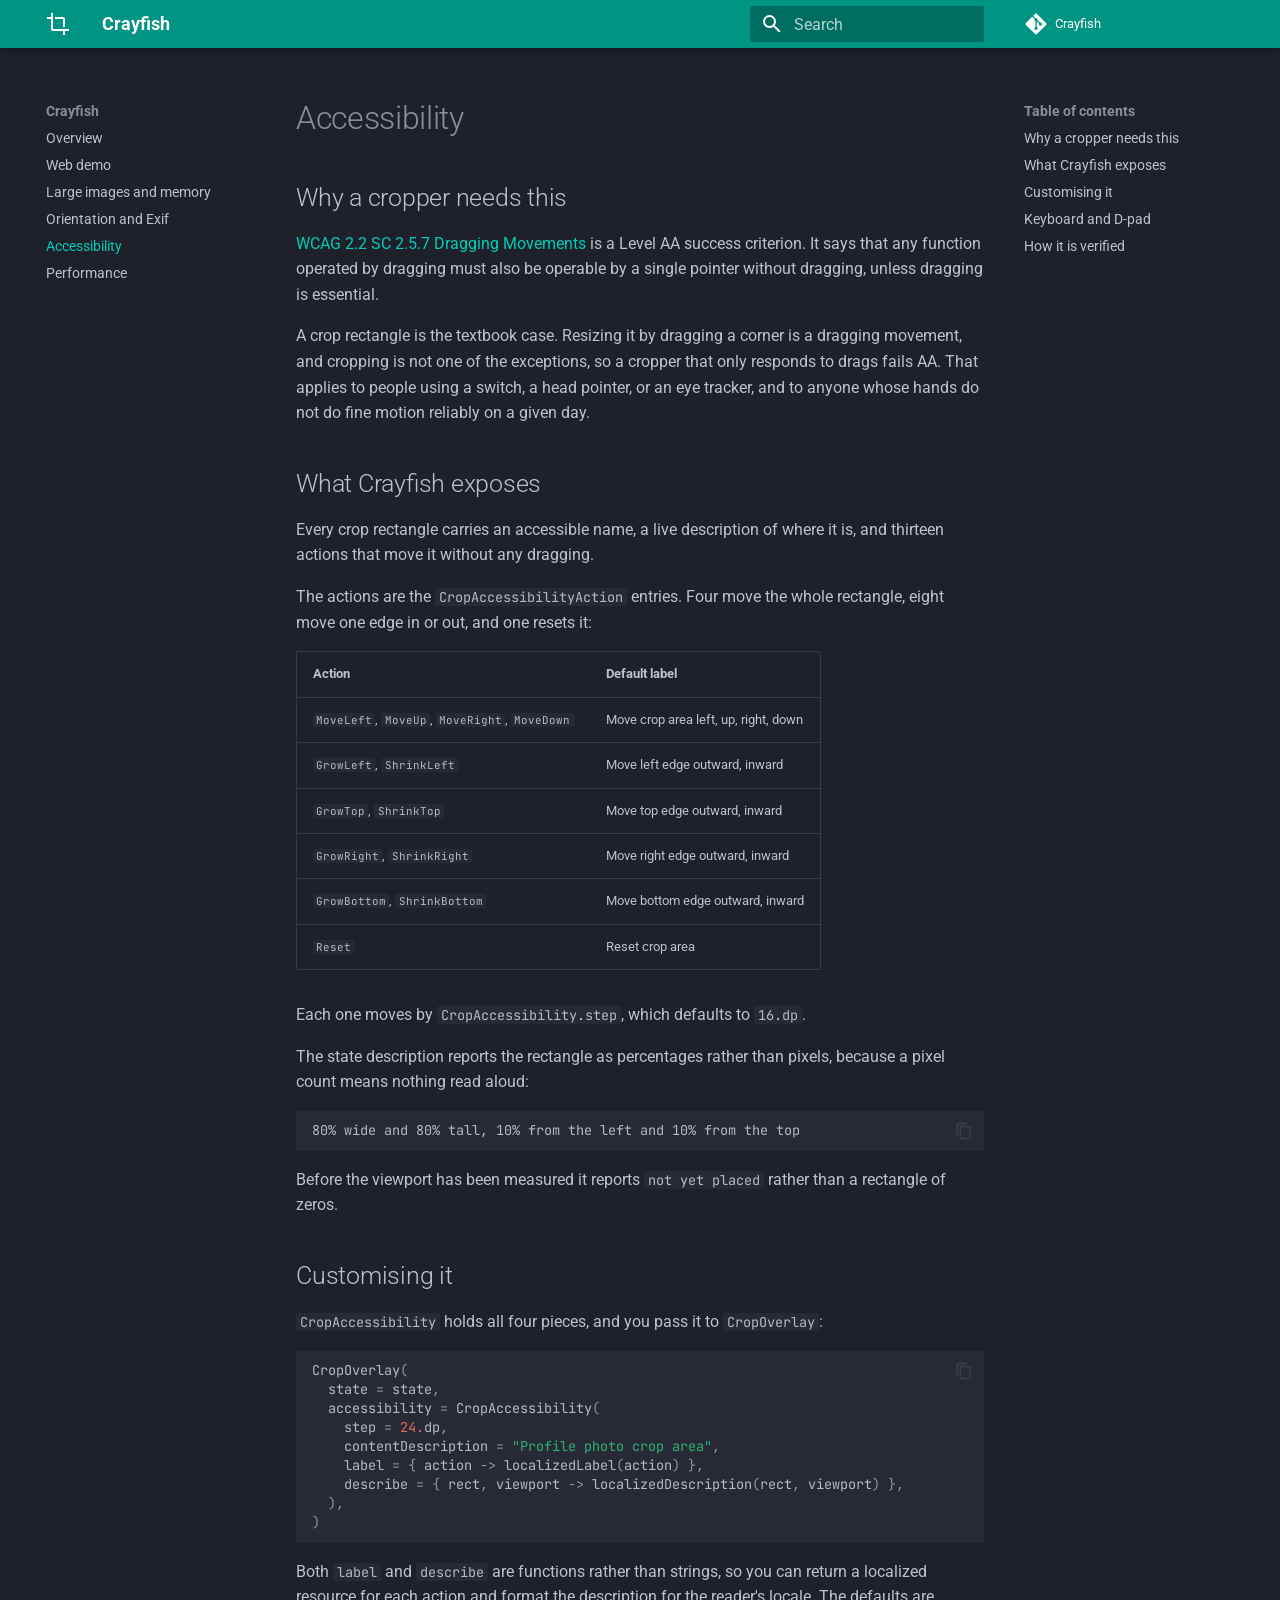
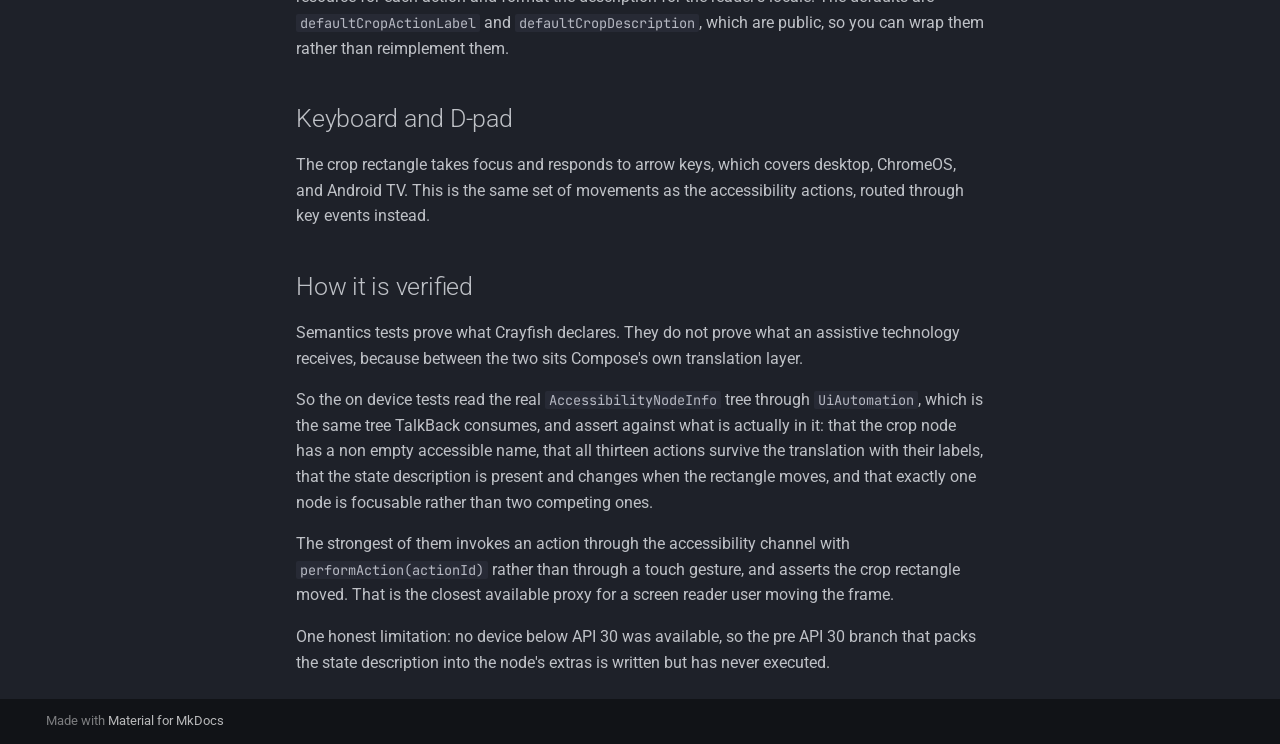
<file: accessibility/index.html>
<!doctype html>
<html lang="en" class="no-js">
  <head>
    
      <meta charset="utf-8">
      <meta name="viewport" content="width=device-width,initial-scale=1">
      
        <meta name="description" content="A Compose Multiplatform image cropper with gestures, free angle rotation, Exif orientation, and large image support.">
      
      
        <meta name="author" content="Jaewoong (skydoves)">
      
      
        <link rel="canonical" href="https://github.com/skydoves/crayfish/accessibility/">
      
      
        <link rel="prev" href="../orientation/">
      
      
        <link rel="next" href="../performance/">
      
      
        
      
      
      <link rel="icon" href="../assets/images/favicon.png">
      <meta name="generator" content="mkdocs-1.6.1, mkdocs-material-9.7.7">
    
    
      
        <title>Accessibility - Crayfish</title>
      
    
    
      <link rel="stylesheet" href="../assets/stylesheets/main.ec1eaa64.min.css">
      
        
        <link rel="stylesheet" href="../assets/stylesheets/palette.ab4e12ef.min.css">
      
      


    
    
      
    
    
      
        
        
        <link rel="preconnect" href="https://fonts.gstatic.com" crossorigin>
        <link rel="stylesheet" href="https://fonts.googleapis.com/css?family=Roboto:300,300i,400,400i,700,700i%7CJetBrains+Mono:400,400i,700,700i&display=fallback">
        <style>:root{--md-text-font:"Roboto";--md-code-font:"JetBrains Mono"}</style>
      
    
    
    <script>__md_scope=new URL("..",location),__md_hash=e=>[...e].reduce(((e,_)=>(e<<5)-e+_.charCodeAt(0)),0),__md_get=(e,_=localStorage,t=__md_scope)=>JSON.parse(_.getItem(t.pathname+"."+e)),__md_set=(e,_,t=localStorage,a=__md_scope)=>{try{t.setItem(a.pathname+"."+e,JSON.stringify(_))}catch(e){}}</script>
    
      

    
    
  </head>
  
  
    
    
    
    
    
    <body dir="ltr" data-md-color-scheme="slate" data-md-color-primary="teal" data-md-color-accent="teal">
  
    
    <input class="md-toggle" data-md-toggle="drawer" type="checkbox" id="__drawer" autocomplete="off">
    <input class="md-toggle" data-md-toggle="search" type="checkbox" id="__search" autocomplete="off">
    <label class="md-overlay" for="__drawer"></label>
    <div data-md-component="skip">
      
        
        <a href="#accessibility" class="md-skip">
          Skip to content
        </a>
      
    </div>
    <div data-md-component="announce">
      
    </div>
    
    
      

  

<header class="md-header md-header--shadow" data-md-component="header">
  <nav class="md-header__inner md-grid" aria-label="Header">
    <a href=".." title="Crayfish" class="md-header__button md-logo" aria-label="Crayfish" data-md-component="logo">
      
  
  <svg xmlns="http://www.w3.org/2000/svg" viewBox="0 0 24 24"><path d="M7 17V1H5v4H1v2h4v10a2 2 0 0 0 2 2h10v4h2v-4h4v-2m-6-2h2V7a2 2 0 0 0-2-2H9v2h8z"/></svg>

    </a>
    <label class="md-header__button md-icon" for="__drawer">
      
      <svg xmlns="http://www.w3.org/2000/svg" viewBox="0 0 24 24"><path d="M3 6h18v2H3zm0 5h18v2H3zm0 5h18v2H3z"/></svg>
    </label>
    <div class="md-header__title" data-md-component="header-title">
      <div class="md-header__ellipsis">
        <div class="md-header__topic">
          <span class="md-ellipsis">
            Crayfish
          </span>
        </div>
        <div class="md-header__topic" data-md-component="header-topic">
          <span class="md-ellipsis">
            
              Accessibility
            
          </span>
        </div>
      </div>
    </div>
    
      
    
    
    
    
      
      
        <label class="md-header__button md-icon" for="__search">
          
          <svg xmlns="http://www.w3.org/2000/svg" viewBox="0 0 24 24"><path d="M9.5 3A6.5 6.5 0 0 1 16 9.5c0 1.61-.59 3.09-1.56 4.23l.27.27h.79l5 5-1.5 1.5-5-5v-.79l-.27-.27A6.52 6.52 0 0 1 9.5 16 6.5 6.5 0 0 1 3 9.5 6.5 6.5 0 0 1 9.5 3m0 2C7 5 5 7 5 9.5S7 14 9.5 14 14 12 14 9.5 12 5 9.5 5"/></svg>
        </label>
        <div class="md-search" data-md-component="search" role="dialog">
  <label class="md-search__overlay" for="__search"></label>
  <div class="md-search__inner" role="search">
    <form class="md-search__form" name="search">
      <input type="text" class="md-search__input" name="query" aria-label="Search" placeholder="Search" autocapitalize="off" autocorrect="off" autocomplete="off" spellcheck="false" data-md-component="search-query" required>
      <label class="md-search__icon md-icon" for="__search">
        
        <svg xmlns="http://www.w3.org/2000/svg" viewBox="0 0 24 24"><path d="M9.5 3A6.5 6.5 0 0 1 16 9.5c0 1.61-.59 3.09-1.56 4.23l.27.27h.79l5 5-1.5 1.5-5-5v-.79l-.27-.27A6.52 6.52 0 0 1 9.5 16 6.5 6.5 0 0 1 3 9.5 6.5 6.5 0 0 1 9.5 3m0 2C7 5 5 7 5 9.5S7 14 9.5 14 14 12 14 9.5 12 5 9.5 5"/></svg>
        
        <svg xmlns="http://www.w3.org/2000/svg" viewBox="0 0 24 24"><path d="M20 11v2H8l5.5 5.5-1.42 1.42L4.16 12l7.92-7.92L13.5 5.5 8 11z"/></svg>
      </label>
      <nav class="md-search__options" aria-label="Search">
        
        <button type="reset" class="md-search__icon md-icon" title="Clear" aria-label="Clear" tabindex="-1">
          
          <svg xmlns="http://www.w3.org/2000/svg" viewBox="0 0 24 24"><path d="M19 6.41 17.59 5 12 10.59 6.41 5 5 6.41 10.59 12 5 17.59 6.41 19 12 13.41 17.59 19 19 17.59 13.41 12z"/></svg>
        </button>
      </nav>
      
    </form>
    <div class="md-search__output">
      <div class="md-search__scrollwrap" tabindex="0" data-md-scrollfix>
        <div class="md-search-result" data-md-component="search-result">
          <div class="md-search-result__meta">
            Initializing search
          </div>
          <ol class="md-search-result__list" role="presentation"></ol>
        </div>
      </div>
    </div>
  </div>
</div>
      
    
    
      <div class="md-header__source">
        <a href="https://github.com/skydoves/crayfish" title="Go to repository" class="md-source" data-md-component="source">
  <div class="md-source__icon md-icon">
    
    <svg xmlns="http://www.w3.org/2000/svg" viewBox="0 0 448 512"><!--! Font Awesome Free 7.1.0 by @fontawesome - https://fontawesome.com License - https://fontawesome.com/license/free (Icons: CC BY 4.0, Fonts: SIL OFL 1.1, Code: MIT License) Copyright 2025 Fonticons, Inc.--><path d="M439.6 236.1 244 40.5c-5.4-5.5-12.8-8.5-20.4-8.5s-15 3-20.4 8.4L162.5 81l51.5 51.5c27.1-9.1 52.7 16.8 43.4 43.7l49.7 49.7c34.2-11.8 61.2 31 35.5 56.7-26.5 26.5-70.2-2.9-56-37.3L240.3 199v121.9c25.3 12.5 22.3 41.8 9.1 55-6.4 6.4-15.2 10.1-24.3 10.1s-17.8-3.6-24.3-10.1c-17.6-17.6-11.1-46.9 11.2-56v-123c-20.8-8.5-24.6-30.7-18.6-45L142.6 101 8.5 235.1C3 240.6 0 247.9 0 255.5s3 15 8.5 20.4l195.6 195.7c5.4 5.4 12.7 8.4 20.4 8.4s15-3 20.4-8.4l194.7-194.7c5.4-5.4 8.4-12.8 8.4-20.4s-3-15-8.4-20.4"/></svg>
  </div>
  <div class="md-source__repository">
    Crayfish
  </div>
</a>
      </div>
    
  </nav>
  
</header>
    
    <div class="md-container" data-md-component="container">
      
      
        
          
        
      
      <main class="md-main" data-md-component="main">
        <div class="md-main__inner md-grid">
          
            
              
              <div class="md-sidebar md-sidebar--primary" data-md-component="sidebar" data-md-type="navigation" >
                <div class="md-sidebar__scrollwrap">
                  <div class="md-sidebar__inner">
                    



<nav class="md-nav md-nav--primary" aria-label="Navigation" data-md-level="0">
  <label class="md-nav__title" for="__drawer">
    <a href=".." title="Crayfish" class="md-nav__button md-logo" aria-label="Crayfish" data-md-component="logo">
      
  
  <svg xmlns="http://www.w3.org/2000/svg" viewBox="0 0 24 24"><path d="M7 17V1H5v4H1v2h4v10a2 2 0 0 0 2 2h10v4h2v-4h4v-2m-6-2h2V7a2 2 0 0 0-2-2H9v2h8z"/></svg>

    </a>
    Crayfish
  </label>
  
    <div class="md-nav__source">
      <a href="https://github.com/skydoves/crayfish" title="Go to repository" class="md-source" data-md-component="source">
  <div class="md-source__icon md-icon">
    
    <svg xmlns="http://www.w3.org/2000/svg" viewBox="0 0 448 512"><!--! Font Awesome Free 7.1.0 by @fontawesome - https://fontawesome.com License - https://fontawesome.com/license/free (Icons: CC BY 4.0, Fonts: SIL OFL 1.1, Code: MIT License) Copyright 2025 Fonticons, Inc.--><path d="M439.6 236.1 244 40.5c-5.4-5.5-12.8-8.5-20.4-8.5s-15 3-20.4 8.4L162.5 81l51.5 51.5c27.1-9.1 52.7 16.8 43.4 43.7l49.7 49.7c34.2-11.8 61.2 31 35.5 56.7-26.5 26.5-70.2-2.9-56-37.3L240.3 199v121.9c25.3 12.5 22.3 41.8 9.1 55-6.4 6.4-15.2 10.1-24.3 10.1s-17.8-3.6-24.3-10.1c-17.6-17.6-11.1-46.9 11.2-56v-123c-20.8-8.5-24.6-30.7-18.6-45L142.6 101 8.5 235.1C3 240.6 0 247.9 0 255.5s3 15 8.5 20.4l195.6 195.7c5.4 5.4 12.7 8.4 20.4 8.4s15-3 20.4-8.4l194.7-194.7c5.4-5.4 8.4-12.8 8.4-20.4s-3-15-8.4-20.4"/></svg>
  </div>
  <div class="md-source__repository">
    Crayfish
  </div>
</a>
    </div>
  
  <ul class="md-nav__list" data-md-scrollfix>
    
      
      
  
  
  
  
    <li class="md-nav__item">
      <a href=".." class="md-nav__link">
        
  
  
  <span class="md-ellipsis">
    
  
    Overview
  

    
  </span>
  
  

      </a>
    </li>
  

    
      
      
  
  
  
  
    <li class="md-nav__item">
      <a href="https://skydoves.github.io/crayfish/demo/" class="md-nav__link">
        
  
  
  <span class="md-ellipsis">
    
  
    Web demo
  

    
  </span>
  
  

      </a>
    </li>
  

    
      
      
  
  
  
  
    <li class="md-nav__item">
      <a href="../memory/" class="md-nav__link">
        
  
  
  <span class="md-ellipsis">
    
  
    Large images and memory
  

    
  </span>
  
  

      </a>
    </li>
  

    
      
      
  
  
  
  
    <li class="md-nav__item">
      <a href="../orientation/" class="md-nav__link">
        
  
  
  <span class="md-ellipsis">
    
  
    Orientation and Exif
  

    
  </span>
  
  

      </a>
    </li>
  

    
      
      
  
  
    
  
  
  
    <li class="md-nav__item md-nav__item--active">
      
      <input class="md-nav__toggle md-toggle" type="checkbox" id="__toc">
      
      
        
      
      
        <label class="md-nav__link md-nav__link--active" for="__toc">
          
  
  
  <span class="md-ellipsis">
    
  
    Accessibility
  

    
  </span>
  
  

          <span class="md-nav__icon md-icon"></span>
        </label>
      
      <a href="./" class="md-nav__link md-nav__link--active">
        
  
  
  <span class="md-ellipsis">
    
  
    Accessibility
  

    
  </span>
  
  

      </a>
      
        

<nav class="md-nav md-nav--secondary" aria-label="Table of contents">
  
  
  
    
  
  
    <label class="md-nav__title" for="__toc">
      <span class="md-nav__icon md-icon"></span>
      Table of contents
    </label>
    <ul class="md-nav__list" data-md-component="toc" data-md-scrollfix>
      
        <li class="md-nav__item">
  <a href="#why-a-cropper-needs-this" class="md-nav__link">
    <span class="md-ellipsis">
      
        Why a cropper needs this
      
    </span>
  </a>
  
</li>
      
        <li class="md-nav__item">
  <a href="#what-crayfish-exposes" class="md-nav__link">
    <span class="md-ellipsis">
      
        What Crayfish exposes
      
    </span>
  </a>
  
</li>
      
        <li class="md-nav__item">
  <a href="#customising-it" class="md-nav__link">
    <span class="md-ellipsis">
      
        Customising it
      
    </span>
  </a>
  
</li>
      
        <li class="md-nav__item">
  <a href="#keyboard-and-d-pad" class="md-nav__link">
    <span class="md-ellipsis">
      
        Keyboard and D-pad
      
    </span>
  </a>
  
</li>
      
        <li class="md-nav__item">
  <a href="#how-it-is-verified" class="md-nav__link">
    <span class="md-ellipsis">
      
        How it is verified
      
    </span>
  </a>
  
</li>
      
    </ul>
  
</nav>
      
    </li>
  

    
      
      
  
  
  
  
    <li class="md-nav__item">
      <a href="../performance/" class="md-nav__link">
        
  
  
  <span class="md-ellipsis">
    
  
    Performance
  

    
  </span>
  
  

      </a>
    </li>
  

    
  </ul>
</nav>
                  </div>
                </div>
              </div>
            
            
              
              <div class="md-sidebar md-sidebar--secondary" data-md-component="sidebar" data-md-type="toc" >
                <div class="md-sidebar__scrollwrap">
                  <div class="md-sidebar__inner">
                    

<nav class="md-nav md-nav--secondary" aria-label="Table of contents">
  
  
  
    
  
  
    <label class="md-nav__title" for="__toc">
      <span class="md-nav__icon md-icon"></span>
      Table of contents
    </label>
    <ul class="md-nav__list" data-md-component="toc" data-md-scrollfix>
      
        <li class="md-nav__item">
  <a href="#why-a-cropper-needs-this" class="md-nav__link">
    <span class="md-ellipsis">
      
        Why a cropper needs this
      
    </span>
  </a>
  
</li>
      
        <li class="md-nav__item">
  <a href="#what-crayfish-exposes" class="md-nav__link">
    <span class="md-ellipsis">
      
        What Crayfish exposes
      
    </span>
  </a>
  
</li>
      
        <li class="md-nav__item">
  <a href="#customising-it" class="md-nav__link">
    <span class="md-ellipsis">
      
        Customising it
      
    </span>
  </a>
  
</li>
      
        <li class="md-nav__item">
  <a href="#keyboard-and-d-pad" class="md-nav__link">
    <span class="md-ellipsis">
      
        Keyboard and D-pad
      
    </span>
  </a>
  
</li>
      
        <li class="md-nav__item">
  <a href="#how-it-is-verified" class="md-nav__link">
    <span class="md-ellipsis">
      
        How it is verified
      
    </span>
  </a>
  
</li>
      
    </ul>
  
</nav>
                  </div>
                </div>
              </div>
            
          
          
            <div class="md-content" data-md-component="content">
              
              <article class="md-content__inner md-typeset">
                
                  


  
  


<h1 id="accessibility">Accessibility<a class="headerlink" href="#accessibility" title="Permanent link">&para;</a></h1>
<h2 id="why-a-cropper-needs-this">Why a cropper needs this<a class="headerlink" href="#why-a-cropper-needs-this" title="Permanent link">&para;</a></h2>
<p><a href="https://www.w3.org/WAI/WCAG22/Understanding/dragging-movements.html">WCAG 2.2 SC 2.5.7 Dragging Movements</a>
is a Level AA success criterion. It says that any function operated by dragging must also be
operable by a single pointer without dragging, unless dragging is essential.</p>
<p>A crop rectangle is the textbook case. Resizing it by dragging a corner is a dragging movement, and
cropping is not one of the exceptions, so a cropper that only responds to drags fails AA. That
applies to people using a switch, a head pointer, or an eye tracker, and to anyone whose hands do
not do fine motion reliably on a given day.</p>
<h2 id="what-crayfish-exposes">What Crayfish exposes<a class="headerlink" href="#what-crayfish-exposes" title="Permanent link">&para;</a></h2>
<p>Every crop rectangle carries an accessible name, a live description of where it is, and thirteen
actions that move it without any dragging.</p>
<p>The actions are the <code>CropAccessibilityAction</code> entries. Four move the whole rectangle, eight move one
edge in or out, and one resets it:</p>
<table>
<thead>
<tr>
<th>Action</th>
<th>Default label</th>
</tr>
</thead>
<tbody>
<tr>
<td><code>MoveLeft</code>, <code>MoveUp</code>, <code>MoveRight</code>, <code>MoveDown</code></td>
<td>Move crop area left, up, right, down</td>
</tr>
<tr>
<td><code>GrowLeft</code>, <code>ShrinkLeft</code></td>
<td>Move left edge outward, inward</td>
</tr>
<tr>
<td><code>GrowTop</code>, <code>ShrinkTop</code></td>
<td>Move top edge outward, inward</td>
</tr>
<tr>
<td><code>GrowRight</code>, <code>ShrinkRight</code></td>
<td>Move right edge outward, inward</td>
</tr>
<tr>
<td><code>GrowBottom</code>, <code>ShrinkBottom</code></td>
<td>Move bottom edge outward, inward</td>
</tr>
<tr>
<td><code>Reset</code></td>
<td>Reset crop area</td>
</tr>
</tbody>
</table>
<p>Each one moves by <code>CropAccessibility.step</code>, which defaults to <code>16.dp</code>.</p>
<p>The state description reports the rectangle as percentages rather than pixels, because a pixel count
means nothing read aloud:</p>
<div class="highlight"><pre><span></span><code>80% wide and 80% tall, 10% from the left and 10% from the top
</code></pre></div>
<p>Before the viewport has been measured it reports <code>not yet placed</code> rather than a rectangle of zeros.</p>
<h2 id="customising-it">Customising it<a class="headerlink" href="#customising-it" title="Permanent link">&para;</a></h2>
<p><code>CropAccessibility</code> holds all four pieces, and you pass it to <code>CropOverlay</code>:</p>
<div class="highlight"><pre><span></span><code><span class="n">CropOverlay</span><span class="p">(</span>
<span class="w">  </span><span class="n">state</span><span class="w"> </span><span class="o">=</span><span class="w"> </span><span class="n">state</span><span class="p">,</span>
<span class="w">  </span><span class="n">accessibility</span><span class="w"> </span><span class="o">=</span><span class="w"> </span><span class="n">CropAccessibility</span><span class="p">(</span>
<span class="w">    </span><span class="n">step</span><span class="w"> </span><span class="o">=</span><span class="w"> </span><span class="m">24.</span><span class="n">dp</span><span class="p">,</span>
<span class="w">    </span><span class="n">contentDescription</span><span class="w"> </span><span class="o">=</span><span class="w"> </span><span class="s">"Profile photo crop area"</span><span class="p">,</span>
<span class="w">    </span><span class="n">label</span><span class="w"> </span><span class="o">=</span><span class="w"> </span><span class="p">{</span><span class="w"> </span><span class="n">action</span><span class="w"> </span><span class="o">-&gt;</span><span class="w"> </span><span class="n">localizedLabel</span><span class="p">(</span><span class="n">action</span><span class="p">)</span><span class="w"> </span><span class="p">},</span>
<span class="w">    </span><span class="n">describe</span><span class="w"> </span><span class="o">=</span><span class="w"> </span><span class="p">{</span><span class="w"> </span><span class="n">rect</span><span class="p">,</span><span class="w"> </span><span class="n">viewport</span><span class="w"> </span><span class="o">-&gt;</span><span class="w"> </span><span class="n">localizedDescription</span><span class="p">(</span><span class="n">rect</span><span class="p">,</span><span class="w"> </span><span class="n">viewport</span><span class="p">)</span><span class="w"> </span><span class="p">},</span>
<span class="w">  </span><span class="p">),</span>
<span class="p">)</span>
</code></pre></div>
<p>Both <code>label</code> and <code>describe</code> are functions rather than strings, so you can return a localized
resource for each action and format the description for the reader's locale. The defaults are
<code>defaultCropActionLabel</code> and <code>defaultCropDescription</code>, which are public, so you can wrap them rather
than reimplement them.</p>
<h2 id="keyboard-and-d-pad">Keyboard and D-pad<a class="headerlink" href="#keyboard-and-d-pad" title="Permanent link">&para;</a></h2>
<p>The crop rectangle takes focus and responds to arrow keys, which covers desktop, ChromeOS, and
Android TV. This is the same set of movements as the accessibility actions, routed through key
events instead.</p>
<h2 id="how-it-is-verified">How it is verified<a class="headerlink" href="#how-it-is-verified" title="Permanent link">&para;</a></h2>
<p>Semantics tests prove what Crayfish declares. They do not prove what an assistive technology receives,
because between the two sits Compose's own translation layer.</p>
<p>So the on device tests read the real <code>AccessibilityNodeInfo</code> tree through <code>UiAutomation</code>, which is
the same tree TalkBack consumes, and assert against what is actually in it: that the crop node has a
non empty accessible name, that all thirteen actions survive the translation with their labels, that
the state description is present and changes when the rectangle moves, and that exactly one node is
focusable rather than two competing ones.</p>
<p>The strongest of them invokes an action through the accessibility channel with
<code>performAction(actionId)</code> rather than through a touch gesture, and asserts the crop rectangle moved.
That is the closest available proxy for a screen reader user moving the frame.</p>
<p>One honest limitation: no device below API 30 was available, so the pre API 30 branch that packs the
state description into the node's extras is written but has never executed.</p>












                
              </article>
            </div>
          
          
  <script>var tabs=__md_get("__tabs");if(Array.isArray(tabs))e:for(var set of document.querySelectorAll(".tabbed-set")){var labels=set.querySelector(".tabbed-labels");for(var tab of tabs)for(var label of labels.getElementsByTagName("label"))if(label.innerText.trim()===tab){var input=document.getElementById(label.htmlFor);input.checked=!0;continue e}}</script>

<script>var target=document.getElementById(location.hash.slice(1));target&&target.name&&(target.checked=target.name.startsWith("__tabbed_"))</script>
        </div>
        
      </main>
      
        <footer class="md-footer">
  
  <div class="md-footer-meta md-typeset">
    <div class="md-footer-meta__inner md-grid">
      <div class="md-copyright">
  
  
    Made with
    <a href="https://squidfunk.github.io/mkdocs-material/" target="_blank" rel="noopener">
      Material for MkDocs
    </a>
  
</div>
      
    </div>
  </div>
</footer>
      
    </div>
    <div class="md-dialog" data-md-component="dialog">
      <div class="md-dialog__inner md-typeset"></div>
    </div>
    
    
    
      
      
      <script id="__config" type="application/json">{"annotate": null, "base": "..", "features": ["content.tabs.link", "content.code.copy", "content.code.annotate"], "search": "../assets/javascripts/workers/search.2c215733.min.js", "tags": null, "translations": {"clipboard.copied": "Copied to clipboard", "clipboard.copy": "Copy to clipboard", "search.result.more.one": "1 more on this page", "search.result.more.other": "# more on this page", "search.result.none": "No matching documents", "search.result.one": "1 matching document", "search.result.other": "# matching documents", "search.result.placeholder": "Type to start searching", "search.result.term.missing": "Missing", "select.version": "Select version"}, "version": null}</script>
    
    
      <script src="../assets/javascripts/bundle.d7400e89.min.js"></script>
      
    
  </body>
</html>
</file>
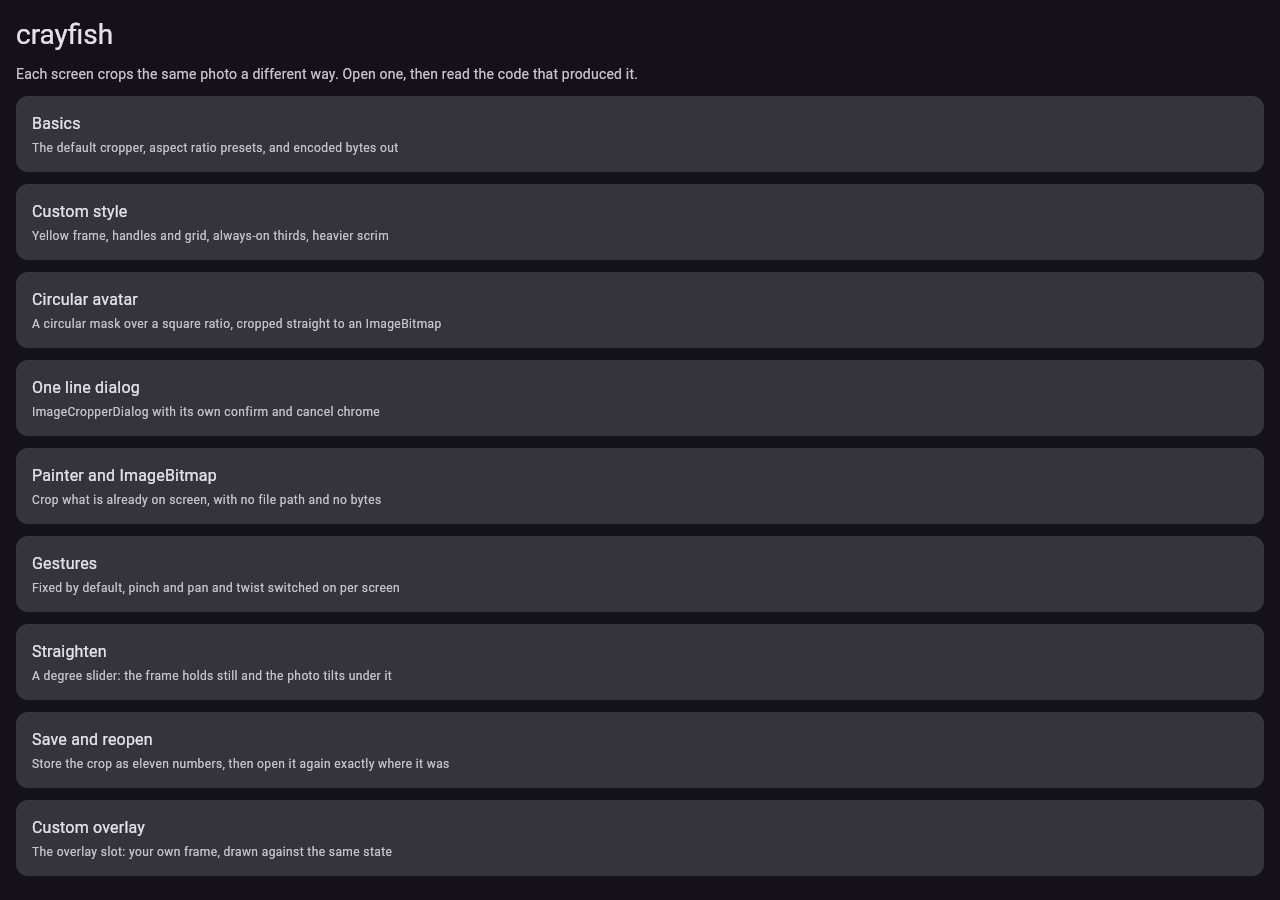
<file: demo/index.html>
<!DOCTYPE html>
<html lang="en">
<head>
  <meta charset="UTF-8">
  <meta name="viewport" content="width=device-width, initial-scale=1.0">
  <title>Crayfish: a Compose Multiplatform image cropper</title>
  <link type="text/css" rel="stylesheet" href="style.css">
  <!-- `type="module"`, not `application/javascript`: the webpack bundle contains an
       `import.meta` (kotlinx-io's Node `require` shim, dead in a browser but still emitted).
       `import.meta` is a parse error in a classic script, so the whole file fails to parse
       and nothing runs at all, leaving only the CSS background on screen. -->
  <script type="module" src="composeApp.js"></script>
</head>
<body>
</body>
</html>
</file>
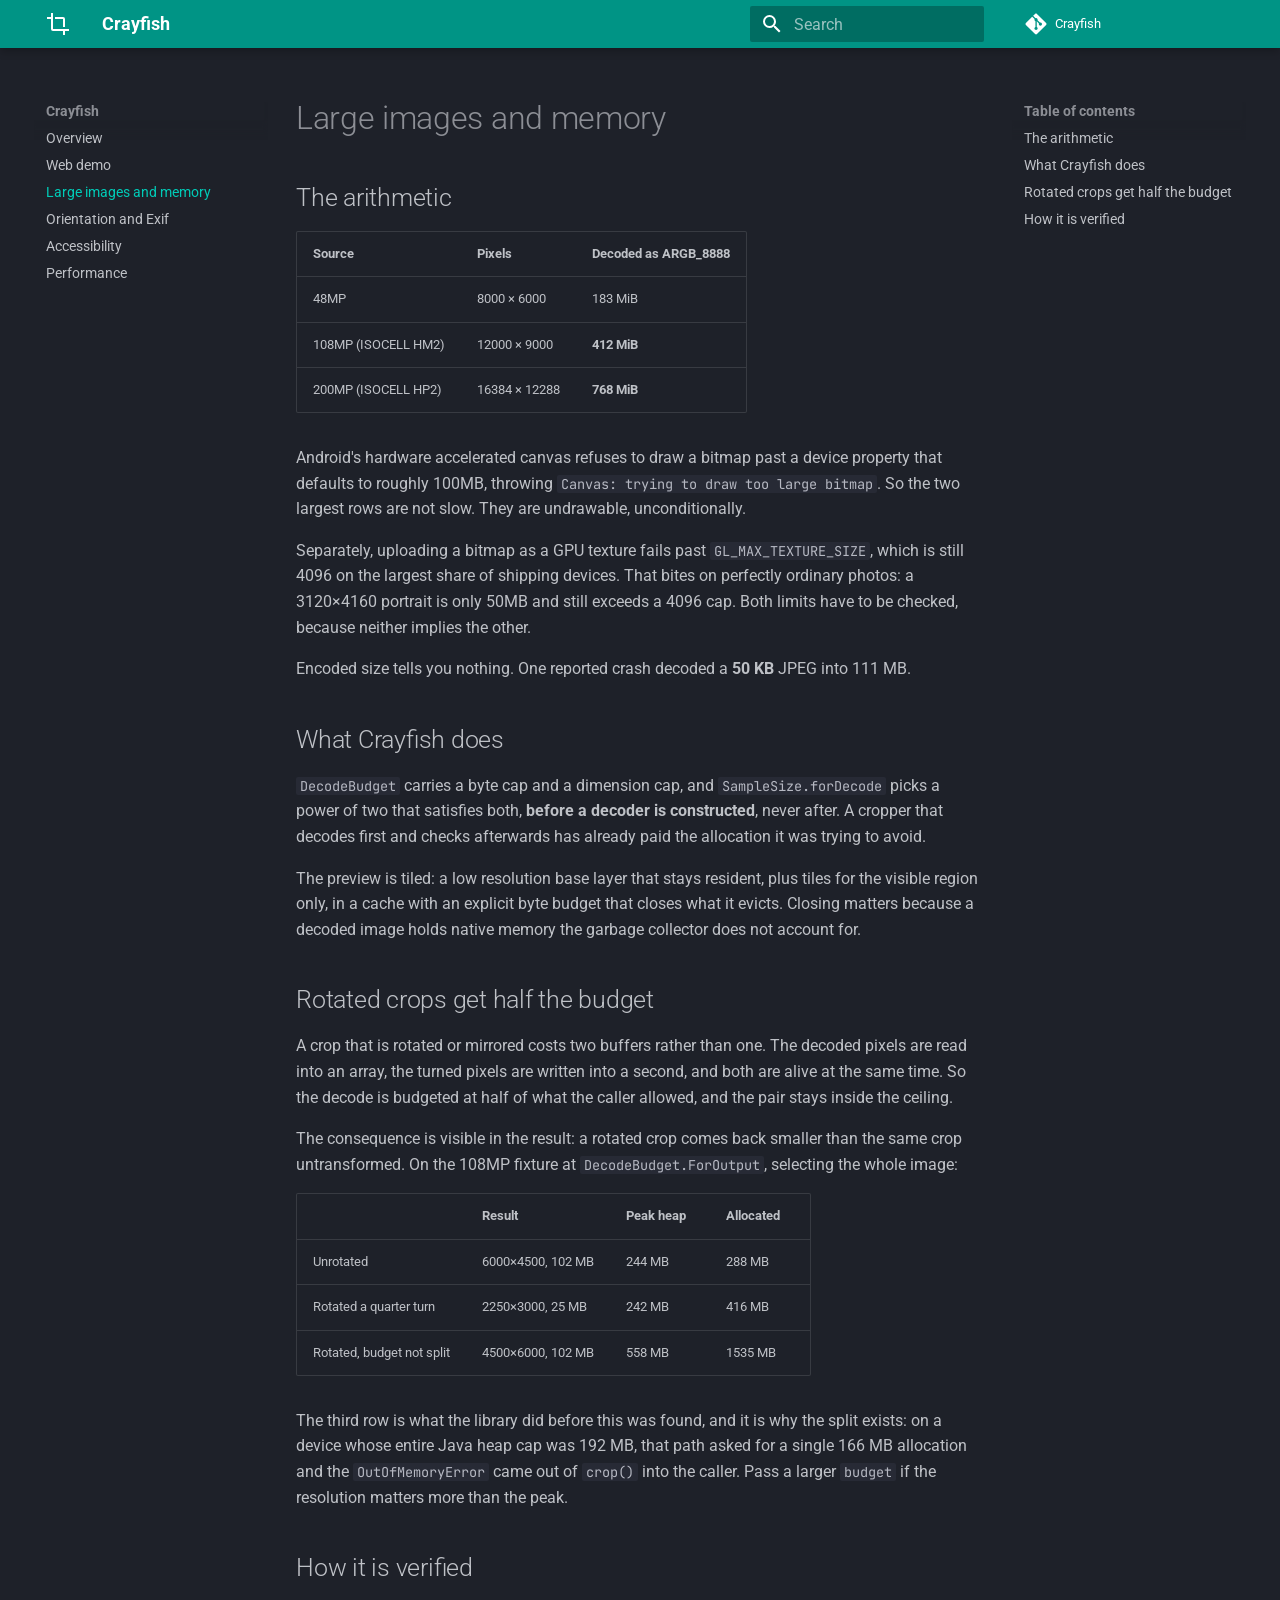
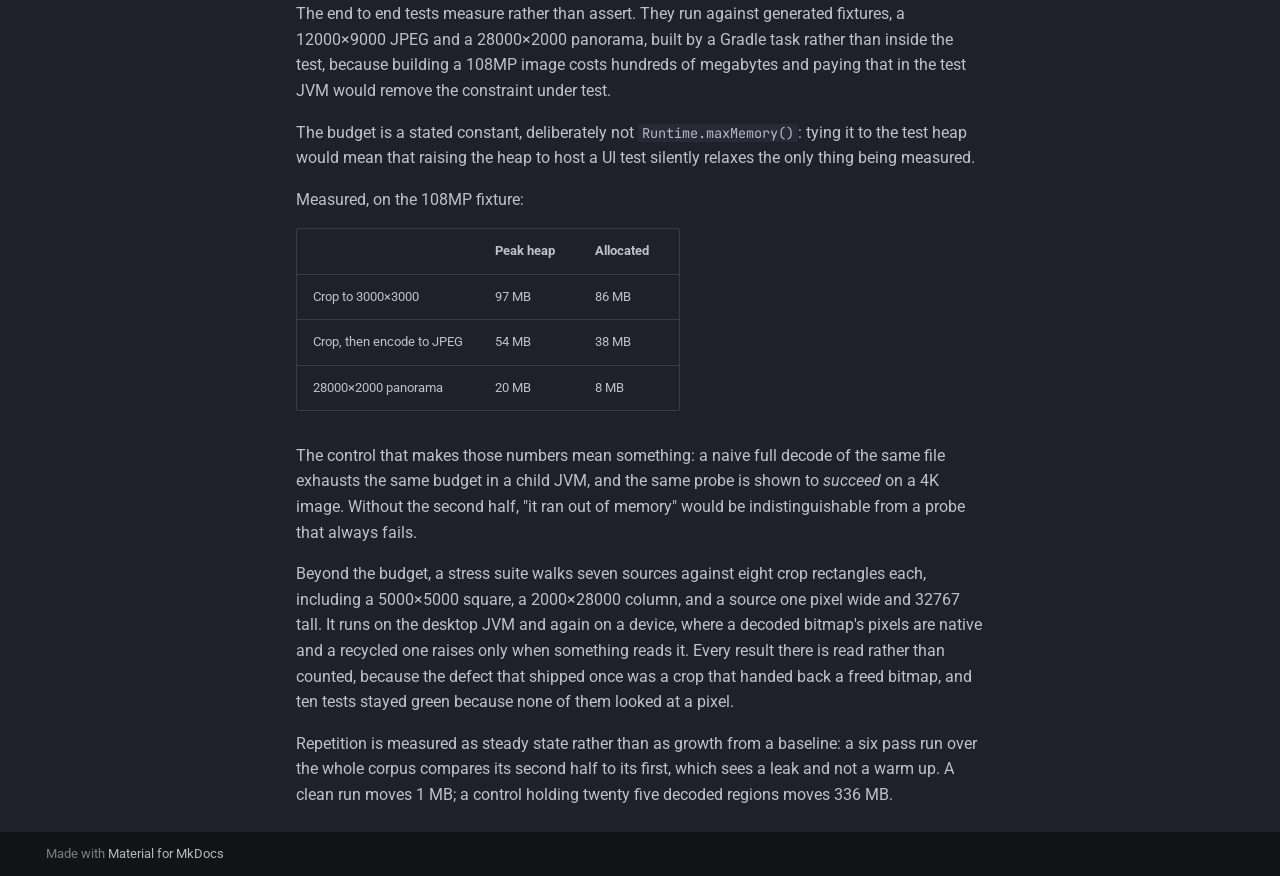
<file: memory/index.html>
<!doctype html>
<html lang="en" class="no-js">
  <head>
    
      <meta charset="utf-8">
      <meta name="viewport" content="width=device-width,initial-scale=1">
      
        <meta name="description" content="A Compose Multiplatform image cropper with gestures, free angle rotation, Exif orientation, and large image support.">
      
      
        <meta name="author" content="Jaewoong (skydoves)">
      
      
        <link rel="canonical" href="https://github.com/skydoves/crayfish/memory/">
      
      
        <link rel="prev" href="..">
      
      
        <link rel="next" href="../orientation/">
      
      
        
      
      
      <link rel="icon" href="../assets/images/favicon.png">
      <meta name="generator" content="mkdocs-1.6.1, mkdocs-material-9.7.7">
    
    
      
        <title>Large images and memory - Crayfish</title>
      
    
    
      <link rel="stylesheet" href="../assets/stylesheets/main.ec1eaa64.min.css">
      
        
        <link rel="stylesheet" href="../assets/stylesheets/palette.ab4e12ef.min.css">
      
      


    
    
      
    
    
      
        
        
        <link rel="preconnect" href="https://fonts.gstatic.com" crossorigin>
        <link rel="stylesheet" href="https://fonts.googleapis.com/css?family=Roboto:300,300i,400,400i,700,700i%7CJetBrains+Mono:400,400i,700,700i&display=fallback">
        <style>:root{--md-text-font:"Roboto";--md-code-font:"JetBrains Mono"}</style>
      
    
    
    <script>__md_scope=new URL("..",location),__md_hash=e=>[...e].reduce(((e,_)=>(e<<5)-e+_.charCodeAt(0)),0),__md_get=(e,_=localStorage,t=__md_scope)=>JSON.parse(_.getItem(t.pathname+"."+e)),__md_set=(e,_,t=localStorage,a=__md_scope)=>{try{t.setItem(a.pathname+"."+e,JSON.stringify(_))}catch(e){}}</script>
    
      

    
    
  </head>
  
  
    
    
    
    
    
    <body dir="ltr" data-md-color-scheme="slate" data-md-color-primary="teal" data-md-color-accent="teal">
  
    
    <input class="md-toggle" data-md-toggle="drawer" type="checkbox" id="__drawer" autocomplete="off">
    <input class="md-toggle" data-md-toggle="search" type="checkbox" id="__search" autocomplete="off">
    <label class="md-overlay" for="__drawer"></label>
    <div data-md-component="skip">
      
        
        <a href="#large-images-and-memory" class="md-skip">
          Skip to content
        </a>
      
    </div>
    <div data-md-component="announce">
      
    </div>
    
    
      

  

<header class="md-header md-header--shadow" data-md-component="header">
  <nav class="md-header__inner md-grid" aria-label="Header">
    <a href=".." title="Crayfish" class="md-header__button md-logo" aria-label="Crayfish" data-md-component="logo">
      
  
  <svg xmlns="http://www.w3.org/2000/svg" viewBox="0 0 24 24"><path d="M7 17V1H5v4H1v2h4v10a2 2 0 0 0 2 2h10v4h2v-4h4v-2m-6-2h2V7a2 2 0 0 0-2-2H9v2h8z"/></svg>

    </a>
    <label class="md-header__button md-icon" for="__drawer">
      
      <svg xmlns="http://www.w3.org/2000/svg" viewBox="0 0 24 24"><path d="M3 6h18v2H3zm0 5h18v2H3zm0 5h18v2H3z"/></svg>
    </label>
    <div class="md-header__title" data-md-component="header-title">
      <div class="md-header__ellipsis">
        <div class="md-header__topic">
          <span class="md-ellipsis">
            Crayfish
          </span>
        </div>
        <div class="md-header__topic" data-md-component="header-topic">
          <span class="md-ellipsis">
            
              Large images and memory
            
          </span>
        </div>
      </div>
    </div>
    
      
    
    
    
    
      
      
        <label class="md-header__button md-icon" for="__search">
          
          <svg xmlns="http://www.w3.org/2000/svg" viewBox="0 0 24 24"><path d="M9.5 3A6.5 6.5 0 0 1 16 9.5c0 1.61-.59 3.09-1.56 4.23l.27.27h.79l5 5-1.5 1.5-5-5v-.79l-.27-.27A6.52 6.52 0 0 1 9.5 16 6.5 6.5 0 0 1 3 9.5 6.5 6.5 0 0 1 9.5 3m0 2C7 5 5 7 5 9.5S7 14 9.5 14 14 12 14 9.5 12 5 9.5 5"/></svg>
        </label>
        <div class="md-search" data-md-component="search" role="dialog">
  <label class="md-search__overlay" for="__search"></label>
  <div class="md-search__inner" role="search">
    <form class="md-search__form" name="search">
      <input type="text" class="md-search__input" name="query" aria-label="Search" placeholder="Search" autocapitalize="off" autocorrect="off" autocomplete="off" spellcheck="false" data-md-component="search-query" required>
      <label class="md-search__icon md-icon" for="__search">
        
        <svg xmlns="http://www.w3.org/2000/svg" viewBox="0 0 24 24"><path d="M9.5 3A6.5 6.5 0 0 1 16 9.5c0 1.61-.59 3.09-1.56 4.23l.27.27h.79l5 5-1.5 1.5-5-5v-.79l-.27-.27A6.52 6.52 0 0 1 9.5 16 6.5 6.5 0 0 1 3 9.5 6.5 6.5 0 0 1 9.5 3m0 2C7 5 5 7 5 9.5S7 14 9.5 14 14 12 14 9.5 12 5 9.5 5"/></svg>
        
        <svg xmlns="http://www.w3.org/2000/svg" viewBox="0 0 24 24"><path d="M20 11v2H8l5.5 5.5-1.42 1.42L4.16 12l7.92-7.92L13.5 5.5 8 11z"/></svg>
      </label>
      <nav class="md-search__options" aria-label="Search">
        
        <button type="reset" class="md-search__icon md-icon" title="Clear" aria-label="Clear" tabindex="-1">
          
          <svg xmlns="http://www.w3.org/2000/svg" viewBox="0 0 24 24"><path d="M19 6.41 17.59 5 12 10.59 6.41 5 5 6.41 10.59 12 5 17.59 6.41 19 12 13.41 17.59 19 19 17.59 13.41 12z"/></svg>
        </button>
      </nav>
      
    </form>
    <div class="md-search__output">
      <div class="md-search__scrollwrap" tabindex="0" data-md-scrollfix>
        <div class="md-search-result" data-md-component="search-result">
          <div class="md-search-result__meta">
            Initializing search
          </div>
          <ol class="md-search-result__list" role="presentation"></ol>
        </div>
      </div>
    </div>
  </div>
</div>
      
    
    
      <div class="md-header__source">
        <a href="https://github.com/skydoves/crayfish" title="Go to repository" class="md-source" data-md-component="source">
  <div class="md-source__icon md-icon">
    
    <svg xmlns="http://www.w3.org/2000/svg" viewBox="0 0 448 512"><!--! Font Awesome Free 7.1.0 by @fontawesome - https://fontawesome.com License - https://fontawesome.com/license/free (Icons: CC BY 4.0, Fonts: SIL OFL 1.1, Code: MIT License) Copyright 2025 Fonticons, Inc.--><path d="M439.6 236.1 244 40.5c-5.4-5.5-12.8-8.5-20.4-8.5s-15 3-20.4 8.4L162.5 81l51.5 51.5c27.1-9.1 52.7 16.8 43.4 43.7l49.7 49.7c34.2-11.8 61.2 31 35.5 56.7-26.5 26.5-70.2-2.9-56-37.3L240.3 199v121.9c25.3 12.5 22.3 41.8 9.1 55-6.4 6.4-15.2 10.1-24.3 10.1s-17.8-3.6-24.3-10.1c-17.6-17.6-11.1-46.9 11.2-56v-123c-20.8-8.5-24.6-30.7-18.6-45L142.6 101 8.5 235.1C3 240.6 0 247.9 0 255.5s3 15 8.5 20.4l195.6 195.7c5.4 5.4 12.7 8.4 20.4 8.4s15-3 20.4-8.4l194.7-194.7c5.4-5.4 8.4-12.8 8.4-20.4s-3-15-8.4-20.4"/></svg>
  </div>
  <div class="md-source__repository">
    Crayfish
  </div>
</a>
      </div>
    
  </nav>
  
</header>
    
    <div class="md-container" data-md-component="container">
      
      
        
          
        
      
      <main class="md-main" data-md-component="main">
        <div class="md-main__inner md-grid">
          
            
              
              <div class="md-sidebar md-sidebar--primary" data-md-component="sidebar" data-md-type="navigation" >
                <div class="md-sidebar__scrollwrap">
                  <div class="md-sidebar__inner">
                    



<nav class="md-nav md-nav--primary" aria-label="Navigation" data-md-level="0">
  <label class="md-nav__title" for="__drawer">
    <a href=".." title="Crayfish" class="md-nav__button md-logo" aria-label="Crayfish" data-md-component="logo">
      
  
  <svg xmlns="http://www.w3.org/2000/svg" viewBox="0 0 24 24"><path d="M7 17V1H5v4H1v2h4v10a2 2 0 0 0 2 2h10v4h2v-4h4v-2m-6-2h2V7a2 2 0 0 0-2-2H9v2h8z"/></svg>

    </a>
    Crayfish
  </label>
  
    <div class="md-nav__source">
      <a href="https://github.com/skydoves/crayfish" title="Go to repository" class="md-source" data-md-component="source">
  <div class="md-source__icon md-icon">
    
    <svg xmlns="http://www.w3.org/2000/svg" viewBox="0 0 448 512"><!--! Font Awesome Free 7.1.0 by @fontawesome - https://fontawesome.com License - https://fontawesome.com/license/free (Icons: CC BY 4.0, Fonts: SIL OFL 1.1, Code: MIT License) Copyright 2025 Fonticons, Inc.--><path d="M439.6 236.1 244 40.5c-5.4-5.5-12.8-8.5-20.4-8.5s-15 3-20.4 8.4L162.5 81l51.5 51.5c27.1-9.1 52.7 16.8 43.4 43.7l49.7 49.7c34.2-11.8 61.2 31 35.5 56.7-26.5 26.5-70.2-2.9-56-37.3L240.3 199v121.9c25.3 12.5 22.3 41.8 9.1 55-6.4 6.4-15.2 10.1-24.3 10.1s-17.8-3.6-24.3-10.1c-17.6-17.6-11.1-46.9 11.2-56v-123c-20.8-8.5-24.6-30.7-18.6-45L142.6 101 8.5 235.1C3 240.6 0 247.9 0 255.5s3 15 8.5 20.4l195.6 195.7c5.4 5.4 12.7 8.4 20.4 8.4s15-3 20.4-8.4l194.7-194.7c5.4-5.4 8.4-12.8 8.4-20.4s-3-15-8.4-20.4"/></svg>
  </div>
  <div class="md-source__repository">
    Crayfish
  </div>
</a>
    </div>
  
  <ul class="md-nav__list" data-md-scrollfix>
    
      
      
  
  
  
  
    <li class="md-nav__item">
      <a href=".." class="md-nav__link">
        
  
  
  <span class="md-ellipsis">
    
  
    Overview
  

    
  </span>
  
  

      </a>
    </li>
  

    
      
      
  
  
  
  
    <li class="md-nav__item">
      <a href="https://skydoves.github.io/crayfish/demo/" class="md-nav__link">
        
  
  
  <span class="md-ellipsis">
    
  
    Web demo
  

    
  </span>
  
  

      </a>
    </li>
  

    
      
      
  
  
    
  
  
  
    <li class="md-nav__item md-nav__item--active">
      
      <input class="md-nav__toggle md-toggle" type="checkbox" id="__toc">
      
      
        
      
      
        <label class="md-nav__link md-nav__link--active" for="__toc">
          
  
  
  <span class="md-ellipsis">
    
  
    Large images and memory
  

    
  </span>
  
  

          <span class="md-nav__icon md-icon"></span>
        </label>
      
      <a href="./" class="md-nav__link md-nav__link--active">
        
  
  
  <span class="md-ellipsis">
    
  
    Large images and memory
  

    
  </span>
  
  

      </a>
      
        

<nav class="md-nav md-nav--secondary" aria-label="Table of contents">
  
  
  
    
  
  
    <label class="md-nav__title" for="__toc">
      <span class="md-nav__icon md-icon"></span>
      Table of contents
    </label>
    <ul class="md-nav__list" data-md-component="toc" data-md-scrollfix>
      
        <li class="md-nav__item">
  <a href="#the-arithmetic" class="md-nav__link">
    <span class="md-ellipsis">
      
        The arithmetic
      
    </span>
  </a>
  
</li>
      
        <li class="md-nav__item">
  <a href="#what-crayfish-does" class="md-nav__link">
    <span class="md-ellipsis">
      
        What Crayfish does
      
    </span>
  </a>
  
</li>
      
        <li class="md-nav__item">
  <a href="#rotated-crops-get-half-the-budget" class="md-nav__link">
    <span class="md-ellipsis">
      
        Rotated crops get half the budget
      
    </span>
  </a>
  
</li>
      
        <li class="md-nav__item">
  <a href="#how-it-is-verified" class="md-nav__link">
    <span class="md-ellipsis">
      
        How it is verified
      
    </span>
  </a>
  
</li>
      
    </ul>
  
</nav>
      
    </li>
  

    
      
      
  
  
  
  
    <li class="md-nav__item">
      <a href="../orientation/" class="md-nav__link">
        
  
  
  <span class="md-ellipsis">
    
  
    Orientation and Exif
  

    
  </span>
  
  

      </a>
    </li>
  

    
      
      
  
  
  
  
    <li class="md-nav__item">
      <a href="../accessibility/" class="md-nav__link">
        
  
  
  <span class="md-ellipsis">
    
  
    Accessibility
  

    
  </span>
  
  

      </a>
    </li>
  

    
      
      
  
  
  
  
    <li class="md-nav__item">
      <a href="../performance/" class="md-nav__link">
        
  
  
  <span class="md-ellipsis">
    
  
    Performance
  

    
  </span>
  
  

      </a>
    </li>
  

    
  </ul>
</nav>
                  </div>
                </div>
              </div>
            
            
              
              <div class="md-sidebar md-sidebar--secondary" data-md-component="sidebar" data-md-type="toc" >
                <div class="md-sidebar__scrollwrap">
                  <div class="md-sidebar__inner">
                    

<nav class="md-nav md-nav--secondary" aria-label="Table of contents">
  
  
  
    
  
  
    <label class="md-nav__title" for="__toc">
      <span class="md-nav__icon md-icon"></span>
      Table of contents
    </label>
    <ul class="md-nav__list" data-md-component="toc" data-md-scrollfix>
      
        <li class="md-nav__item">
  <a href="#the-arithmetic" class="md-nav__link">
    <span class="md-ellipsis">
      
        The arithmetic
      
    </span>
  </a>
  
</li>
      
        <li class="md-nav__item">
  <a href="#what-crayfish-does" class="md-nav__link">
    <span class="md-ellipsis">
      
        What Crayfish does
      
    </span>
  </a>
  
</li>
      
        <li class="md-nav__item">
  <a href="#rotated-crops-get-half-the-budget" class="md-nav__link">
    <span class="md-ellipsis">
      
        Rotated crops get half the budget
      
    </span>
  </a>
  
</li>
      
        <li class="md-nav__item">
  <a href="#how-it-is-verified" class="md-nav__link">
    <span class="md-ellipsis">
      
        How it is verified
      
    </span>
  </a>
  
</li>
      
    </ul>
  
</nav>
                  </div>
                </div>
              </div>
            
          
          
            <div class="md-content" data-md-component="content">
              
              <article class="md-content__inner md-typeset">
                
                  


  
  


<h1 id="large-images-and-memory">Large images and memory<a class="headerlink" href="#large-images-and-memory" title="Permanent link">&para;</a></h1>
<h2 id="the-arithmetic">The arithmetic<a class="headerlink" href="#the-arithmetic" title="Permanent link">&para;</a></h2>
<table>
<thead>
<tr>
<th>Source</th>
<th>Pixels</th>
<th>Decoded as ARGB_8888</th>
</tr>
</thead>
<tbody>
<tr>
<td>48MP</td>
<td>8000 × 6000</td>
<td>183 MiB</td>
</tr>
<tr>
<td>108MP (ISOCELL HM2)</td>
<td>12000 × 9000</td>
<td><strong>412 MiB</strong></td>
</tr>
<tr>
<td>200MP (ISOCELL HP2)</td>
<td>16384 × 12288</td>
<td><strong>768 MiB</strong></td>
</tr>
</tbody>
</table>
<p>Android's hardware accelerated canvas refuses to draw a bitmap past a device property that defaults
to roughly 100MB, throwing <code>Canvas: trying to draw too large bitmap</code>. So the two largest rows are
not slow. They are undrawable, unconditionally.</p>
<p>Separately, uploading a bitmap as a GPU texture fails past <code>GL_MAX_TEXTURE_SIZE</code>, which is still
4096 on the largest share of shipping devices. That bites on perfectly ordinary photos: a 3120×4160
portrait is only 50MB and still exceeds a 4096 cap. Both limits have to be checked, because neither
implies the other.</p>
<p>Encoded size tells you nothing. One reported crash decoded a <strong>50 KB</strong> JPEG into 111 MB.</p>
<h2 id="what-crayfish-does">What Crayfish does<a class="headerlink" href="#what-crayfish-does" title="Permanent link">&para;</a></h2>
<p><code>DecodeBudget</code> carries a byte cap and a dimension cap, and <code>SampleSize.forDecode</code> picks a power of
two that satisfies both, <strong>before a decoder is constructed</strong>, never after. A cropper that decodes
first and checks afterwards has already paid the allocation it was trying to avoid.</p>
<p>The preview is tiled: a low resolution base layer that stays resident, plus tiles for the visible
region only, in a cache with an explicit byte budget that closes what it evicts. Closing matters
because a decoded image holds native memory the garbage collector does not account for.</p>
<h2 id="rotated-crops-get-half-the-budget">Rotated crops get half the budget<a class="headerlink" href="#rotated-crops-get-half-the-budget" title="Permanent link">&para;</a></h2>
<p>A crop that is rotated or mirrored costs two buffers rather than one. The decoded pixels are read
into an array, the turned pixels are written into a second, and both are alive at the same time. So
the decode is budgeted at half of what the caller allowed, and the pair stays inside the ceiling.</p>
<p>The consequence is visible in the result: a rotated crop comes back smaller than the same crop
untransformed. On the 108MP fixture at <code>DecodeBudget.ForOutput</code>, selecting the whole image:</p>
<table>
<thead>
<tr>
<th></th>
<th>Result</th>
<th>Peak heap</th>
<th>Allocated</th>
</tr>
</thead>
<tbody>
<tr>
<td>Unrotated</td>
<td>6000×4500, 102 MB</td>
<td>244 MB</td>
<td>288 MB</td>
</tr>
<tr>
<td>Rotated a quarter turn</td>
<td>2250×3000, 25 MB</td>
<td>242 MB</td>
<td>416 MB</td>
</tr>
<tr>
<td>Rotated, budget not split</td>
<td>4500×6000, 102 MB</td>
<td>558 MB</td>
<td>1535 MB</td>
</tr>
</tbody>
</table>
<p>The third row is what the library did before this was found, and it is why the split exists: on a
device whose entire Java heap cap was 192 MB, that path asked for a single 166 MB allocation and the
<code>OutOfMemoryError</code> came out of <code>crop()</code> into the caller. Pass a larger <code>budget</code> if the resolution
matters more than the peak.</p>
<h2 id="how-it-is-verified">How it is verified<a class="headerlink" href="#how-it-is-verified" title="Permanent link">&para;</a></h2>
<p>The end to end tests measure rather than assert. They run against generated fixtures, a 12000×9000
JPEG and a 28000×2000 panorama, built by a Gradle task rather than inside the test, because building a
108MP image costs hundreds of megabytes and paying that in the test JVM would remove the constraint
under test.</p>
<p>The budget is a stated constant, deliberately not <code>Runtime.maxMemory()</code>: tying it to the test heap
would mean that raising the heap to host a UI test silently relaxes the only thing being measured.</p>
<p>Measured, on the 108MP fixture:</p>
<table>
<thead>
<tr>
<th></th>
<th>Peak heap</th>
<th>Allocated</th>
</tr>
</thead>
<tbody>
<tr>
<td>Crop to 3000×3000</td>
<td>97 MB</td>
<td>86 MB</td>
</tr>
<tr>
<td>Crop, then encode to JPEG</td>
<td>54 MB</td>
<td>38 MB</td>
</tr>
<tr>
<td>28000×2000 panorama</td>
<td>20 MB</td>
<td>8 MB</td>
</tr>
</tbody>
</table>
<p>The control that makes those numbers mean something: a naive full decode of the same file exhausts
the same budget in a child JVM, and the same probe is shown to <em>succeed</em> on a 4K image. Without the
second half, "it ran out of memory" would be indistinguishable from a probe that always fails.</p>
<p>Beyond the budget, a stress suite walks seven sources against eight crop rectangles each, including
a 5000×5000 square, a 2000×28000 column, and a source one pixel wide and 32767 tall. It runs on the
desktop JVM and again on a device, where a decoded bitmap's pixels are native and a recycled one
raises only when something reads it. Every result there is read rather than counted, because the
defect that shipped once was a crop that handed back a freed bitmap, and ten tests stayed green
because none of them looked at a pixel.</p>
<p>Repetition is measured as steady state rather than as growth from a baseline: a six pass run over
the whole corpus compares its second half to its first, which sees a leak and not a warm up. A clean
run moves 1 MB; a control holding twenty five decoded regions moves 336 MB.</p>












                
              </article>
            </div>
          
          
  <script>var tabs=__md_get("__tabs");if(Array.isArray(tabs))e:for(var set of document.querySelectorAll(".tabbed-set")){var labels=set.querySelector(".tabbed-labels");for(var tab of tabs)for(var label of labels.getElementsByTagName("label"))if(label.innerText.trim()===tab){var input=document.getElementById(label.htmlFor);input.checked=!0;continue e}}</script>

<script>var target=document.getElementById(location.hash.slice(1));target&&target.name&&(target.checked=target.name.startsWith("__tabbed_"))</script>
        </div>
        
      </main>
      
        <footer class="md-footer">
  
  <div class="md-footer-meta md-typeset">
    <div class="md-footer-meta__inner md-grid">
      <div class="md-copyright">
  
  
    Made with
    <a href="https://squidfunk.github.io/mkdocs-material/" target="_blank" rel="noopener">
      Material for MkDocs
    </a>
  
</div>
      
    </div>
  </div>
</footer>
      
    </div>
    <div class="md-dialog" data-md-component="dialog">
      <div class="md-dialog__inner md-typeset"></div>
    </div>
    
    
    
      
      
      <script id="__config" type="application/json">{"annotate": null, "base": "..", "features": ["content.tabs.link", "content.code.copy", "content.code.annotate"], "search": "../assets/javascripts/workers/search.2c215733.min.js", "tags": null, "translations": {"clipboard.copied": "Copied to clipboard", "clipboard.copy": "Copy to clipboard", "search.result.more.one": "1 more on this page", "search.result.more.other": "# more on this page", "search.result.none": "No matching documents", "search.result.one": "1 matching document", "search.result.other": "# matching documents", "search.result.placeholder": "Type to start searching", "search.result.term.missing": "Missing", "select.version": "Select version"}, "version": null}</script>
    
    
      <script src="../assets/javascripts/bundle.d7400e89.min.js"></script>
      
    
  </body>
</html>
</file>
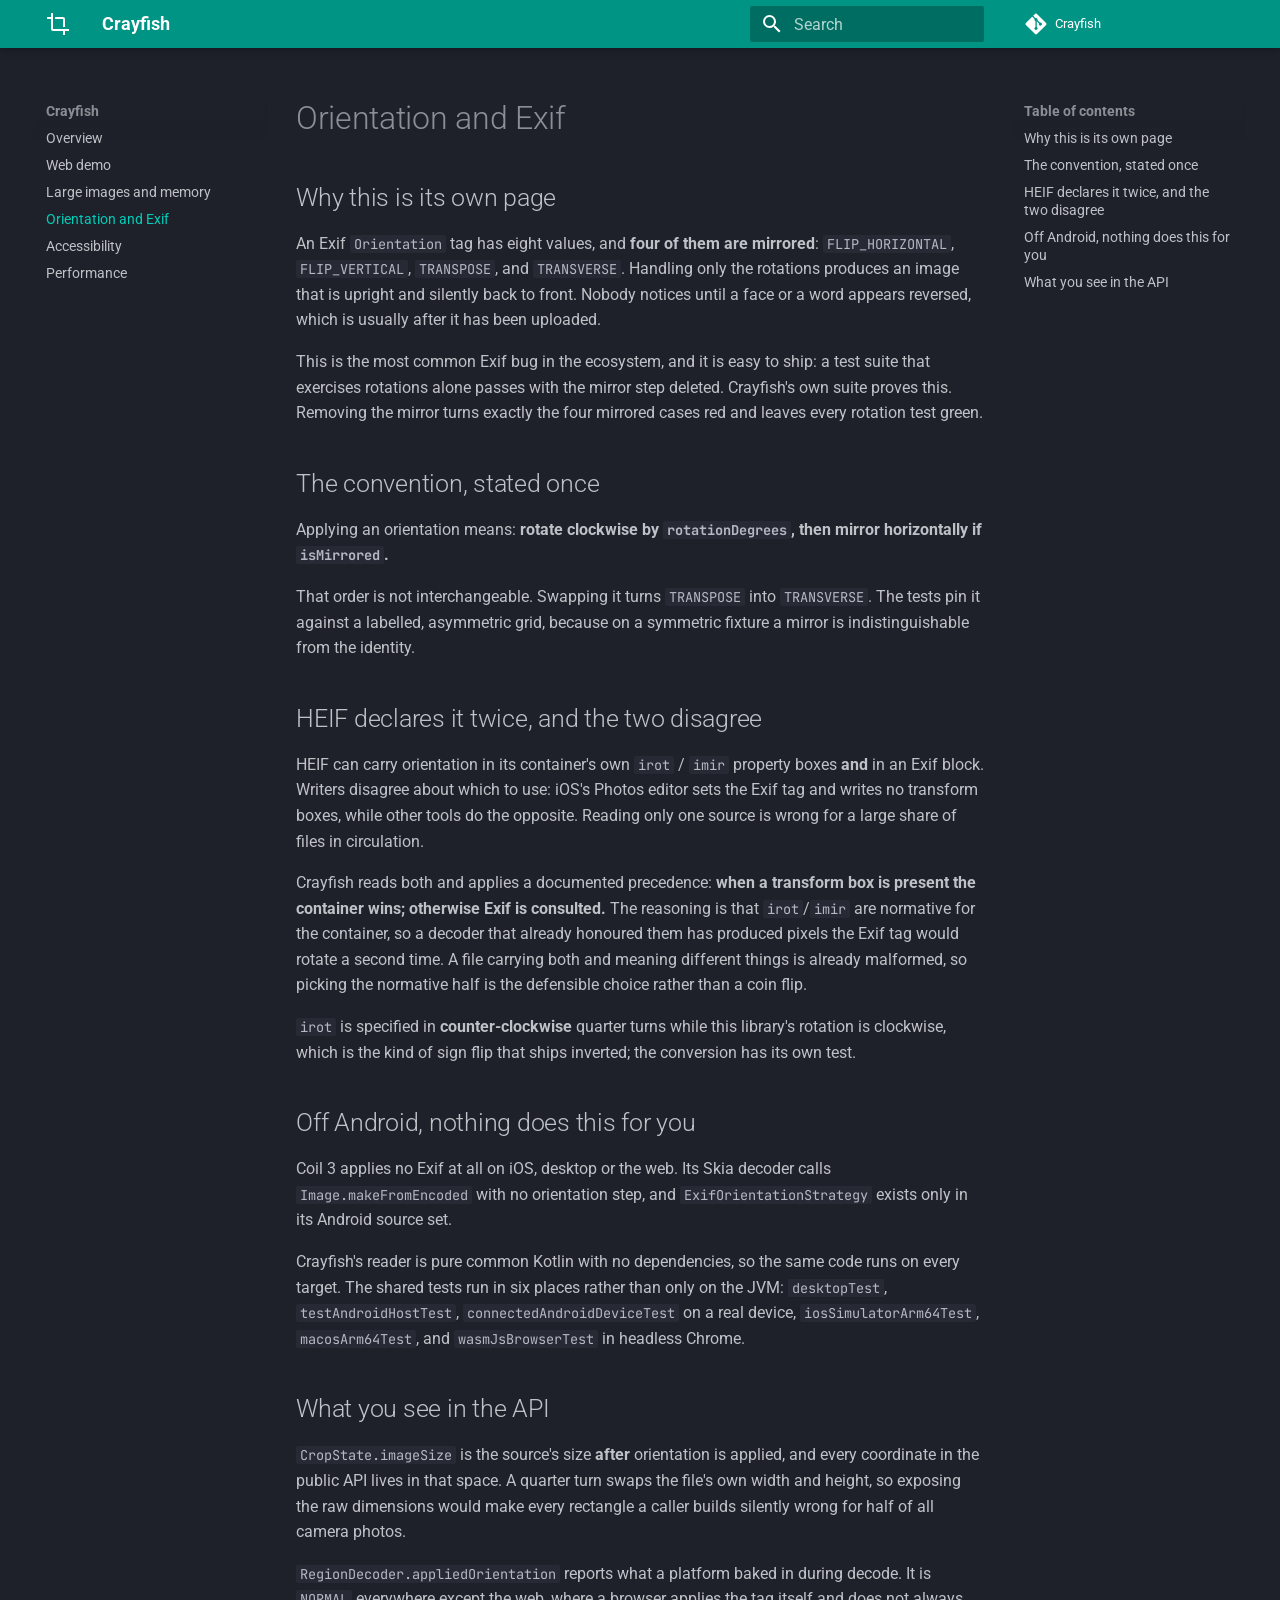
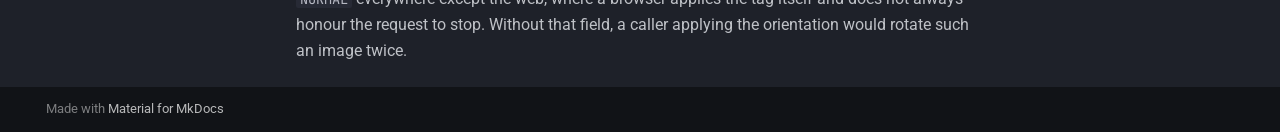
<file: orientation/index.html>
<!doctype html>
<html lang="en" class="no-js">
  <head>
    
      <meta charset="utf-8">
      <meta name="viewport" content="width=device-width,initial-scale=1">
      
        <meta name="description" content="A Compose Multiplatform image cropper with gestures, free angle rotation, Exif orientation, and large image support.">
      
      
        <meta name="author" content="Jaewoong (skydoves)">
      
      
        <link rel="canonical" href="https://github.com/skydoves/crayfish/orientation/">
      
      
        <link rel="prev" href="../memory/">
      
      
        <link rel="next" href="../accessibility/">
      
      
        
      
      
      <link rel="icon" href="../assets/images/favicon.png">
      <meta name="generator" content="mkdocs-1.6.1, mkdocs-material-9.7.7">
    
    
      
        <title>Orientation and Exif - Crayfish</title>
      
    
    
      <link rel="stylesheet" href="../assets/stylesheets/main.ec1eaa64.min.css">
      
        
        <link rel="stylesheet" href="../assets/stylesheets/palette.ab4e12ef.min.css">
      
      


    
    
      
    
    
      
        
        
        <link rel="preconnect" href="https://fonts.gstatic.com" crossorigin>
        <link rel="stylesheet" href="https://fonts.googleapis.com/css?family=Roboto:300,300i,400,400i,700,700i%7CJetBrains+Mono:400,400i,700,700i&display=fallback">
        <style>:root{--md-text-font:"Roboto";--md-code-font:"JetBrains Mono"}</style>
      
    
    
    <script>__md_scope=new URL("..",location),__md_hash=e=>[...e].reduce(((e,_)=>(e<<5)-e+_.charCodeAt(0)),0),__md_get=(e,_=localStorage,t=__md_scope)=>JSON.parse(_.getItem(t.pathname+"."+e)),__md_set=(e,_,t=localStorage,a=__md_scope)=>{try{t.setItem(a.pathname+"."+e,JSON.stringify(_))}catch(e){}}</script>
    
      

    
    
  </head>
  
  
    
    
    
    
    
    <body dir="ltr" data-md-color-scheme="slate" data-md-color-primary="teal" data-md-color-accent="teal">
  
    
    <input class="md-toggle" data-md-toggle="drawer" type="checkbox" id="__drawer" autocomplete="off">
    <input class="md-toggle" data-md-toggle="search" type="checkbox" id="__search" autocomplete="off">
    <label class="md-overlay" for="__drawer"></label>
    <div data-md-component="skip">
      
        
        <a href="#orientation-and-exif" class="md-skip">
          Skip to content
        </a>
      
    </div>
    <div data-md-component="announce">
      
    </div>
    
    
      

  

<header class="md-header md-header--shadow" data-md-component="header">
  <nav class="md-header__inner md-grid" aria-label="Header">
    <a href=".." title="Crayfish" class="md-header__button md-logo" aria-label="Crayfish" data-md-component="logo">
      
  
  <svg xmlns="http://www.w3.org/2000/svg" viewBox="0 0 24 24"><path d="M7 17V1H5v4H1v2h4v10a2 2 0 0 0 2 2h10v4h2v-4h4v-2m-6-2h2V7a2 2 0 0 0-2-2H9v2h8z"/></svg>

    </a>
    <label class="md-header__button md-icon" for="__drawer">
      
      <svg xmlns="http://www.w3.org/2000/svg" viewBox="0 0 24 24"><path d="M3 6h18v2H3zm0 5h18v2H3zm0 5h18v2H3z"/></svg>
    </label>
    <div class="md-header__title" data-md-component="header-title">
      <div class="md-header__ellipsis">
        <div class="md-header__topic">
          <span class="md-ellipsis">
            Crayfish
          </span>
        </div>
        <div class="md-header__topic" data-md-component="header-topic">
          <span class="md-ellipsis">
            
              Orientation and Exif
            
          </span>
        </div>
      </div>
    </div>
    
      
    
    
    
    
      
      
        <label class="md-header__button md-icon" for="__search">
          
          <svg xmlns="http://www.w3.org/2000/svg" viewBox="0 0 24 24"><path d="M9.5 3A6.5 6.5 0 0 1 16 9.5c0 1.61-.59 3.09-1.56 4.23l.27.27h.79l5 5-1.5 1.5-5-5v-.79l-.27-.27A6.52 6.52 0 0 1 9.5 16 6.5 6.5 0 0 1 3 9.5 6.5 6.5 0 0 1 9.5 3m0 2C7 5 5 7 5 9.5S7 14 9.5 14 14 12 14 9.5 12 5 9.5 5"/></svg>
        </label>
        <div class="md-search" data-md-component="search" role="dialog">
  <label class="md-search__overlay" for="__search"></label>
  <div class="md-search__inner" role="search">
    <form class="md-search__form" name="search">
      <input type="text" class="md-search__input" name="query" aria-label="Search" placeholder="Search" autocapitalize="off" autocorrect="off" autocomplete="off" spellcheck="false" data-md-component="search-query" required>
      <label class="md-search__icon md-icon" for="__search">
        
        <svg xmlns="http://www.w3.org/2000/svg" viewBox="0 0 24 24"><path d="M9.5 3A6.5 6.5 0 0 1 16 9.5c0 1.61-.59 3.09-1.56 4.23l.27.27h.79l5 5-1.5 1.5-5-5v-.79l-.27-.27A6.52 6.52 0 0 1 9.5 16 6.5 6.5 0 0 1 3 9.5 6.5 6.5 0 0 1 9.5 3m0 2C7 5 5 7 5 9.5S7 14 9.5 14 14 12 14 9.5 12 5 9.5 5"/></svg>
        
        <svg xmlns="http://www.w3.org/2000/svg" viewBox="0 0 24 24"><path d="M20 11v2H8l5.5 5.5-1.42 1.42L4.16 12l7.92-7.92L13.5 5.5 8 11z"/></svg>
      </label>
      <nav class="md-search__options" aria-label="Search">
        
        <button type="reset" class="md-search__icon md-icon" title="Clear" aria-label="Clear" tabindex="-1">
          
          <svg xmlns="http://www.w3.org/2000/svg" viewBox="0 0 24 24"><path d="M19 6.41 17.59 5 12 10.59 6.41 5 5 6.41 10.59 12 5 17.59 6.41 19 12 13.41 17.59 19 19 17.59 13.41 12z"/></svg>
        </button>
      </nav>
      
    </form>
    <div class="md-search__output">
      <div class="md-search__scrollwrap" tabindex="0" data-md-scrollfix>
        <div class="md-search-result" data-md-component="search-result">
          <div class="md-search-result__meta">
            Initializing search
          </div>
          <ol class="md-search-result__list" role="presentation"></ol>
        </div>
      </div>
    </div>
  </div>
</div>
      
    
    
      <div class="md-header__source">
        <a href="https://github.com/skydoves/crayfish" title="Go to repository" class="md-source" data-md-component="source">
  <div class="md-source__icon md-icon">
    
    <svg xmlns="http://www.w3.org/2000/svg" viewBox="0 0 448 512"><!--! Font Awesome Free 7.1.0 by @fontawesome - https://fontawesome.com License - https://fontawesome.com/license/free (Icons: CC BY 4.0, Fonts: SIL OFL 1.1, Code: MIT License) Copyright 2025 Fonticons, Inc.--><path d="M439.6 236.1 244 40.5c-5.4-5.5-12.8-8.5-20.4-8.5s-15 3-20.4 8.4L162.5 81l51.5 51.5c27.1-9.1 52.7 16.8 43.4 43.7l49.7 49.7c34.2-11.8 61.2 31 35.5 56.7-26.5 26.5-70.2-2.9-56-37.3L240.3 199v121.9c25.3 12.5 22.3 41.8 9.1 55-6.4 6.4-15.2 10.1-24.3 10.1s-17.8-3.6-24.3-10.1c-17.6-17.6-11.1-46.9 11.2-56v-123c-20.8-8.5-24.6-30.7-18.6-45L142.6 101 8.5 235.1C3 240.6 0 247.9 0 255.5s3 15 8.5 20.4l195.6 195.7c5.4 5.4 12.7 8.4 20.4 8.4s15-3 20.4-8.4l194.7-194.7c5.4-5.4 8.4-12.8 8.4-20.4s-3-15-8.4-20.4"/></svg>
  </div>
  <div class="md-source__repository">
    Crayfish
  </div>
</a>
      </div>
    
  </nav>
  
</header>
    
    <div class="md-container" data-md-component="container">
      
      
        
          
        
      
      <main class="md-main" data-md-component="main">
        <div class="md-main__inner md-grid">
          
            
              
              <div class="md-sidebar md-sidebar--primary" data-md-component="sidebar" data-md-type="navigation" >
                <div class="md-sidebar__scrollwrap">
                  <div class="md-sidebar__inner">
                    



<nav class="md-nav md-nav--primary" aria-label="Navigation" data-md-level="0">
  <label class="md-nav__title" for="__drawer">
    <a href=".." title="Crayfish" class="md-nav__button md-logo" aria-label="Crayfish" data-md-component="logo">
      
  
  <svg xmlns="http://www.w3.org/2000/svg" viewBox="0 0 24 24"><path d="M7 17V1H5v4H1v2h4v10a2 2 0 0 0 2 2h10v4h2v-4h4v-2m-6-2h2V7a2 2 0 0 0-2-2H9v2h8z"/></svg>

    </a>
    Crayfish
  </label>
  
    <div class="md-nav__source">
      <a href="https://github.com/skydoves/crayfish" title="Go to repository" class="md-source" data-md-component="source">
  <div class="md-source__icon md-icon">
    
    <svg xmlns="http://www.w3.org/2000/svg" viewBox="0 0 448 512"><!--! Font Awesome Free 7.1.0 by @fontawesome - https://fontawesome.com License - https://fontawesome.com/license/free (Icons: CC BY 4.0, Fonts: SIL OFL 1.1, Code: MIT License) Copyright 2025 Fonticons, Inc.--><path d="M439.6 236.1 244 40.5c-5.4-5.5-12.8-8.5-20.4-8.5s-15 3-20.4 8.4L162.5 81l51.5 51.5c27.1-9.1 52.7 16.8 43.4 43.7l49.7 49.7c34.2-11.8 61.2 31 35.5 56.7-26.5 26.5-70.2-2.9-56-37.3L240.3 199v121.9c25.3 12.5 22.3 41.8 9.1 55-6.4 6.4-15.2 10.1-24.3 10.1s-17.8-3.6-24.3-10.1c-17.6-17.6-11.1-46.9 11.2-56v-123c-20.8-8.5-24.6-30.7-18.6-45L142.6 101 8.5 235.1C3 240.6 0 247.9 0 255.5s3 15 8.5 20.4l195.6 195.7c5.4 5.4 12.7 8.4 20.4 8.4s15-3 20.4-8.4l194.7-194.7c5.4-5.4 8.4-12.8 8.4-20.4s-3-15-8.4-20.4"/></svg>
  </div>
  <div class="md-source__repository">
    Crayfish
  </div>
</a>
    </div>
  
  <ul class="md-nav__list" data-md-scrollfix>
    
      
      
  
  
  
  
    <li class="md-nav__item">
      <a href=".." class="md-nav__link">
        
  
  
  <span class="md-ellipsis">
    
  
    Overview
  

    
  </span>
  
  

      </a>
    </li>
  

    
      
      
  
  
  
  
    <li class="md-nav__item">
      <a href="https://skydoves.github.io/crayfish/demo/" class="md-nav__link">
        
  
  
  <span class="md-ellipsis">
    
  
    Web demo
  

    
  </span>
  
  

      </a>
    </li>
  

    
      
      
  
  
  
  
    <li class="md-nav__item">
      <a href="../memory/" class="md-nav__link">
        
  
  
  <span class="md-ellipsis">
    
  
    Large images and memory
  

    
  </span>
  
  

      </a>
    </li>
  

    
      
      
  
  
    
  
  
  
    <li class="md-nav__item md-nav__item--active">
      
      <input class="md-nav__toggle md-toggle" type="checkbox" id="__toc">
      
      
        
      
      
        <label class="md-nav__link md-nav__link--active" for="__toc">
          
  
  
  <span class="md-ellipsis">
    
  
    Orientation and Exif
  

    
  </span>
  
  

          <span class="md-nav__icon md-icon"></span>
        </label>
      
      <a href="./" class="md-nav__link md-nav__link--active">
        
  
  
  <span class="md-ellipsis">
    
  
    Orientation and Exif
  

    
  </span>
  
  

      </a>
      
        

<nav class="md-nav md-nav--secondary" aria-label="Table of contents">
  
  
  
    
  
  
    <label class="md-nav__title" for="__toc">
      <span class="md-nav__icon md-icon"></span>
      Table of contents
    </label>
    <ul class="md-nav__list" data-md-component="toc" data-md-scrollfix>
      
        <li class="md-nav__item">
  <a href="#why-this-is-its-own-page" class="md-nav__link">
    <span class="md-ellipsis">
      
        Why this is its own page
      
    </span>
  </a>
  
</li>
      
        <li class="md-nav__item">
  <a href="#the-convention-stated-once" class="md-nav__link">
    <span class="md-ellipsis">
      
        The convention, stated once
      
    </span>
  </a>
  
</li>
      
        <li class="md-nav__item">
  <a href="#heif-declares-it-twice-and-the-two-disagree" class="md-nav__link">
    <span class="md-ellipsis">
      
        HEIF declares it twice, and the two disagree
      
    </span>
  </a>
  
</li>
      
        <li class="md-nav__item">
  <a href="#off-android-nothing-does-this-for-you" class="md-nav__link">
    <span class="md-ellipsis">
      
        Off Android, nothing does this for you
      
    </span>
  </a>
  
</li>
      
        <li class="md-nav__item">
  <a href="#what-you-see-in-the-api" class="md-nav__link">
    <span class="md-ellipsis">
      
        What you see in the API
      
    </span>
  </a>
  
</li>
      
    </ul>
  
</nav>
      
    </li>
  

    
      
      
  
  
  
  
    <li class="md-nav__item">
      <a href="../accessibility/" class="md-nav__link">
        
  
  
  <span class="md-ellipsis">
    
  
    Accessibility
  

    
  </span>
  
  

      </a>
    </li>
  

    
      
      
  
  
  
  
    <li class="md-nav__item">
      <a href="../performance/" class="md-nav__link">
        
  
  
  <span class="md-ellipsis">
    
  
    Performance
  

    
  </span>
  
  

      </a>
    </li>
  

    
  </ul>
</nav>
                  </div>
                </div>
              </div>
            
            
              
              <div class="md-sidebar md-sidebar--secondary" data-md-component="sidebar" data-md-type="toc" >
                <div class="md-sidebar__scrollwrap">
                  <div class="md-sidebar__inner">
                    

<nav class="md-nav md-nav--secondary" aria-label="Table of contents">
  
  
  
    
  
  
    <label class="md-nav__title" for="__toc">
      <span class="md-nav__icon md-icon"></span>
      Table of contents
    </label>
    <ul class="md-nav__list" data-md-component="toc" data-md-scrollfix>
      
        <li class="md-nav__item">
  <a href="#why-this-is-its-own-page" class="md-nav__link">
    <span class="md-ellipsis">
      
        Why this is its own page
      
    </span>
  </a>
  
</li>
      
        <li class="md-nav__item">
  <a href="#the-convention-stated-once" class="md-nav__link">
    <span class="md-ellipsis">
      
        The convention, stated once
      
    </span>
  </a>
  
</li>
      
        <li class="md-nav__item">
  <a href="#heif-declares-it-twice-and-the-two-disagree" class="md-nav__link">
    <span class="md-ellipsis">
      
        HEIF declares it twice, and the two disagree
      
    </span>
  </a>
  
</li>
      
        <li class="md-nav__item">
  <a href="#off-android-nothing-does-this-for-you" class="md-nav__link">
    <span class="md-ellipsis">
      
        Off Android, nothing does this for you
      
    </span>
  </a>
  
</li>
      
        <li class="md-nav__item">
  <a href="#what-you-see-in-the-api" class="md-nav__link">
    <span class="md-ellipsis">
      
        What you see in the API
      
    </span>
  </a>
  
</li>
      
    </ul>
  
</nav>
                  </div>
                </div>
              </div>
            
          
          
            <div class="md-content" data-md-component="content">
              
              <article class="md-content__inner md-typeset">
                
                  


  
  


<h1 id="orientation-and-exif">Orientation and Exif<a class="headerlink" href="#orientation-and-exif" title="Permanent link">&para;</a></h1>
<h2 id="why-this-is-its-own-page">Why this is its own page<a class="headerlink" href="#why-this-is-its-own-page" title="Permanent link">&para;</a></h2>
<p>An Exif <code>Orientation</code> tag has eight values, and <strong>four of them are mirrored</strong>: <code>FLIP_HORIZONTAL</code>,
<code>FLIP_VERTICAL</code>, <code>TRANSPOSE</code>, and <code>TRANSVERSE</code>. Handling only the rotations produces an image that is
upright and silently back to front. Nobody notices until a face or a word appears reversed, which
is usually after it has been uploaded.</p>
<p>This is the most common Exif bug in the ecosystem, and it is easy to ship: a test suite that
exercises rotations alone passes with the mirror step deleted. Crayfish's own suite proves this.
Removing the mirror turns exactly the four mirrored cases red and leaves every rotation test green.</p>
<h2 id="the-convention-stated-once">The convention, stated once<a class="headerlink" href="#the-convention-stated-once" title="Permanent link">&para;</a></h2>
<p>Applying an orientation means: <strong>rotate clockwise by <code>rotationDegrees</code>, then mirror horizontally if
<code>isMirrored</code>.</strong></p>
<p>That order is not interchangeable. Swapping it turns <code>TRANSPOSE</code> into <code>TRANSVERSE</code>. The tests pin it
against a labelled, asymmetric grid, because on a symmetric fixture a mirror is indistinguishable
from the identity.</p>
<h2 id="heif-declares-it-twice-and-the-two-disagree">HEIF declares it twice, and the two disagree<a class="headerlink" href="#heif-declares-it-twice-and-the-two-disagree" title="Permanent link">&para;</a></h2>
<p>HEIF can carry orientation in its container's own <code>irot</code> / <code>imir</code> property boxes <strong>and</strong> in an Exif
block. Writers disagree about which to use: iOS's Photos editor sets the Exif tag and writes no
transform boxes, while other tools do the opposite. Reading only one source is wrong for a large
share of files in circulation.</p>
<p>Crayfish reads both and applies a documented precedence: <strong>when a transform box is present the
container wins; otherwise Exif is consulted.</strong> The reasoning is that <code>irot</code>/<code>imir</code> are normative for
the container, so a decoder that already honoured them has produced pixels the Exif tag would rotate
a second time. A file carrying both and meaning different things is already malformed, so picking
the normative half is the defensible choice rather than a coin flip.</p>
<p><code>irot</code> is specified in <strong>counter-clockwise</strong> quarter turns while this library's rotation is
clockwise, which is the kind of sign flip that ships inverted; the conversion has its own test.</p>
<h2 id="off-android-nothing-does-this-for-you">Off Android, nothing does this for you<a class="headerlink" href="#off-android-nothing-does-this-for-you" title="Permanent link">&para;</a></h2>
<p>Coil 3 applies no Exif at all on iOS, desktop or the web. Its Skia decoder calls
<code>Image.makeFromEncoded</code> with no orientation step, and <code>ExifOrientationStrategy</code> exists only in its
Android source set.</p>
<p>Crayfish's reader is pure common Kotlin with no dependencies, so the same code runs on every target.
The shared tests run in six places rather than only on the JVM: <code>desktopTest</code>, <code>testAndroidHostTest</code>,
<code>connectedAndroidDeviceTest</code> on a real device, <code>iosSimulatorArm64Test</code>, <code>macosArm64Test</code>, and
<code>wasmJsBrowserTest</code> in headless Chrome.</p>
<h2 id="what-you-see-in-the-api">What you see in the API<a class="headerlink" href="#what-you-see-in-the-api" title="Permanent link">&para;</a></h2>
<p><code>CropState.imageSize</code> is the source's size <strong>after</strong> orientation is applied, and every coordinate in
the public API lives in that space. A quarter turn swaps the file's own width and height, so
exposing the raw dimensions would make every rectangle a caller builds silently wrong for half of
all camera photos.</p>
<p><code>RegionDecoder.appliedOrientation</code> reports what a platform baked in during decode. It is <code>NORMAL</code>
everywhere except the web, where a browser applies the tag itself and does not always honour the
request to stop. Without that field, a caller applying the orientation would rotate such an image
twice.</p>












                
              </article>
            </div>
          
          
  <script>var tabs=__md_get("__tabs");if(Array.isArray(tabs))e:for(var set of document.querySelectorAll(".tabbed-set")){var labels=set.querySelector(".tabbed-labels");for(var tab of tabs)for(var label of labels.getElementsByTagName("label"))if(label.innerText.trim()===tab){var input=document.getElementById(label.htmlFor);input.checked=!0;continue e}}</script>

<script>var target=document.getElementById(location.hash.slice(1));target&&target.name&&(target.checked=target.name.startsWith("__tabbed_"))</script>
        </div>
        
      </main>
      
        <footer class="md-footer">
  
  <div class="md-footer-meta md-typeset">
    <div class="md-footer-meta__inner md-grid">
      <div class="md-copyright">
  
  
    Made with
    <a href="https://squidfunk.github.io/mkdocs-material/" target="_blank" rel="noopener">
      Material for MkDocs
    </a>
  
</div>
      
    </div>
  </div>
</footer>
      
    </div>
    <div class="md-dialog" data-md-component="dialog">
      <div class="md-dialog__inner md-typeset"></div>
    </div>
    
    
    
      
      
      <script id="__config" type="application/json">{"annotate": null, "base": "..", "features": ["content.tabs.link", "content.code.copy", "content.code.annotate"], "search": "../assets/javascripts/workers/search.2c215733.min.js", "tags": null, "translations": {"clipboard.copied": "Copied to clipboard", "clipboard.copy": "Copy to clipboard", "search.result.more.one": "1 more on this page", "search.result.more.other": "# more on this page", "search.result.none": "No matching documents", "search.result.one": "1 matching document", "search.result.other": "# matching documents", "search.result.placeholder": "Type to start searching", "search.result.term.missing": "Missing", "select.version": "Select version"}, "version": null}</script>
    
    
      <script src="../assets/javascripts/bundle.d7400e89.min.js"></script>
      
    
  </body>
</html>
</file>
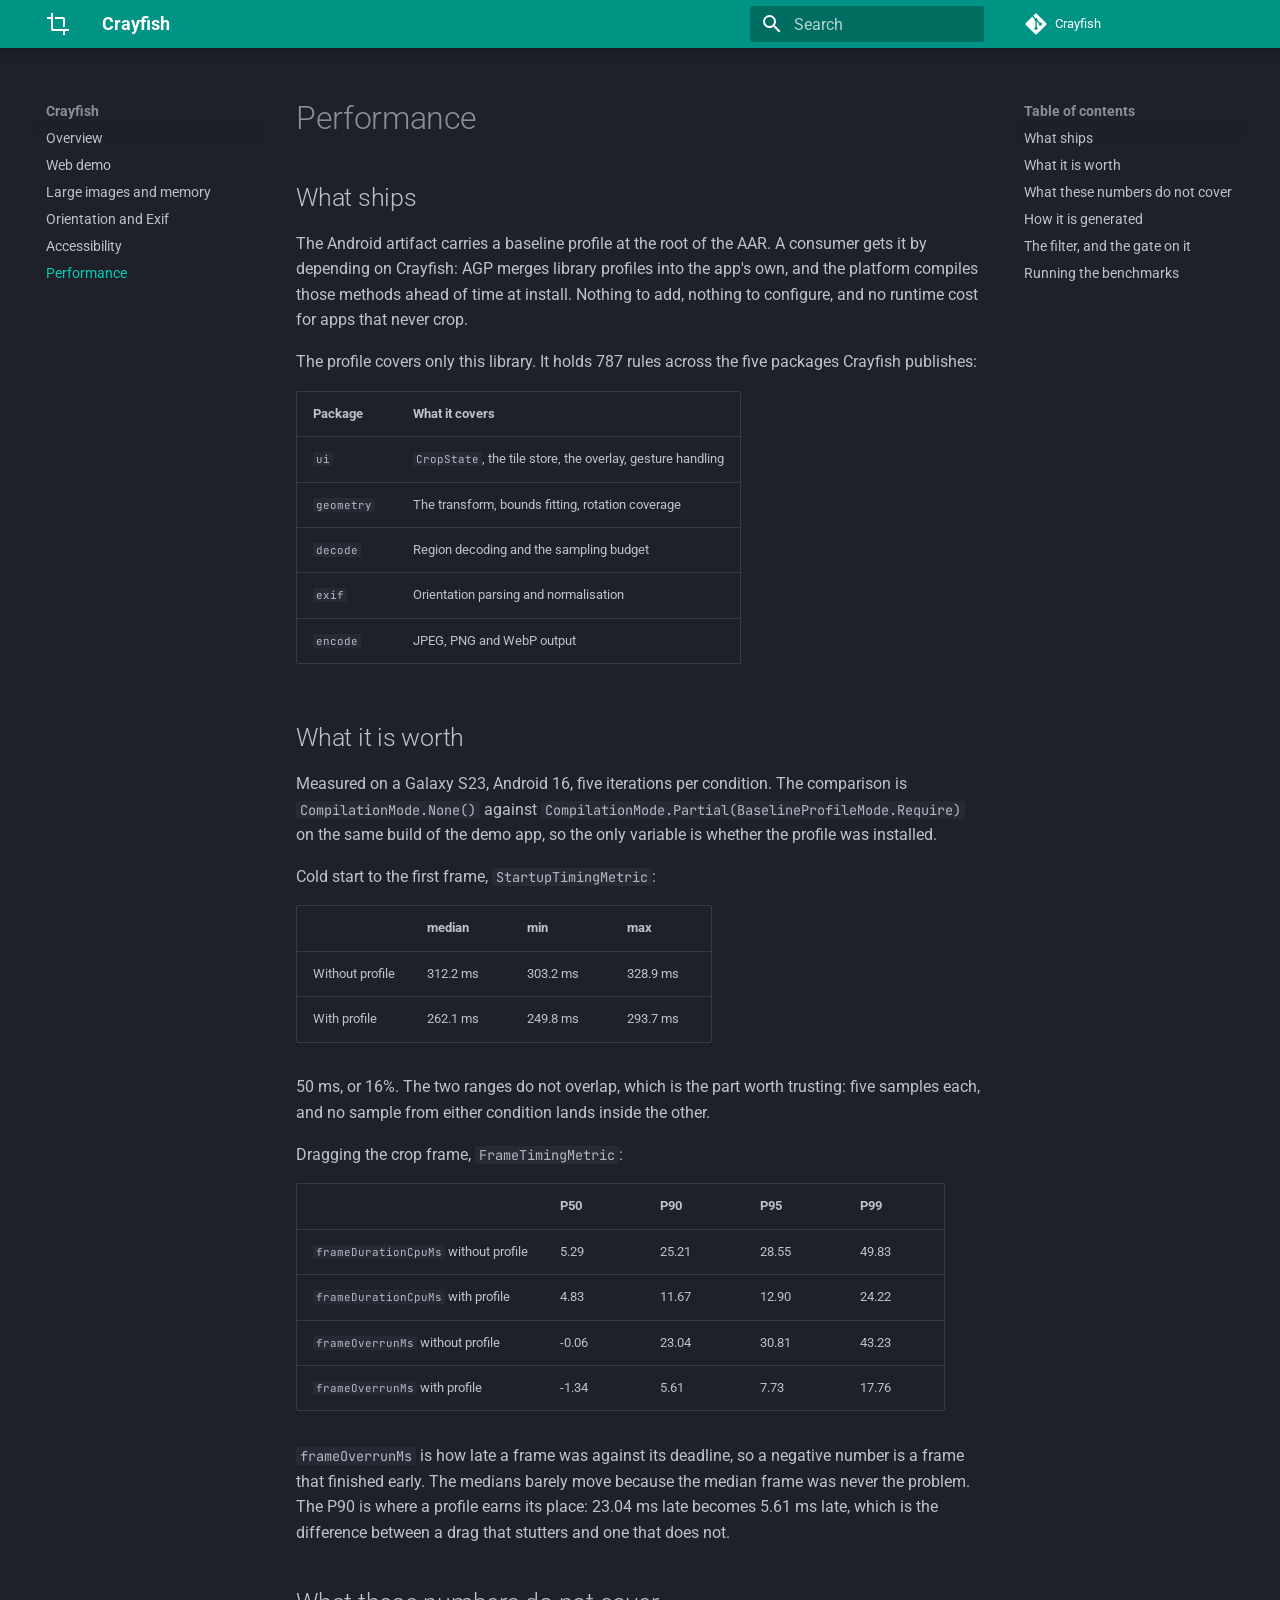
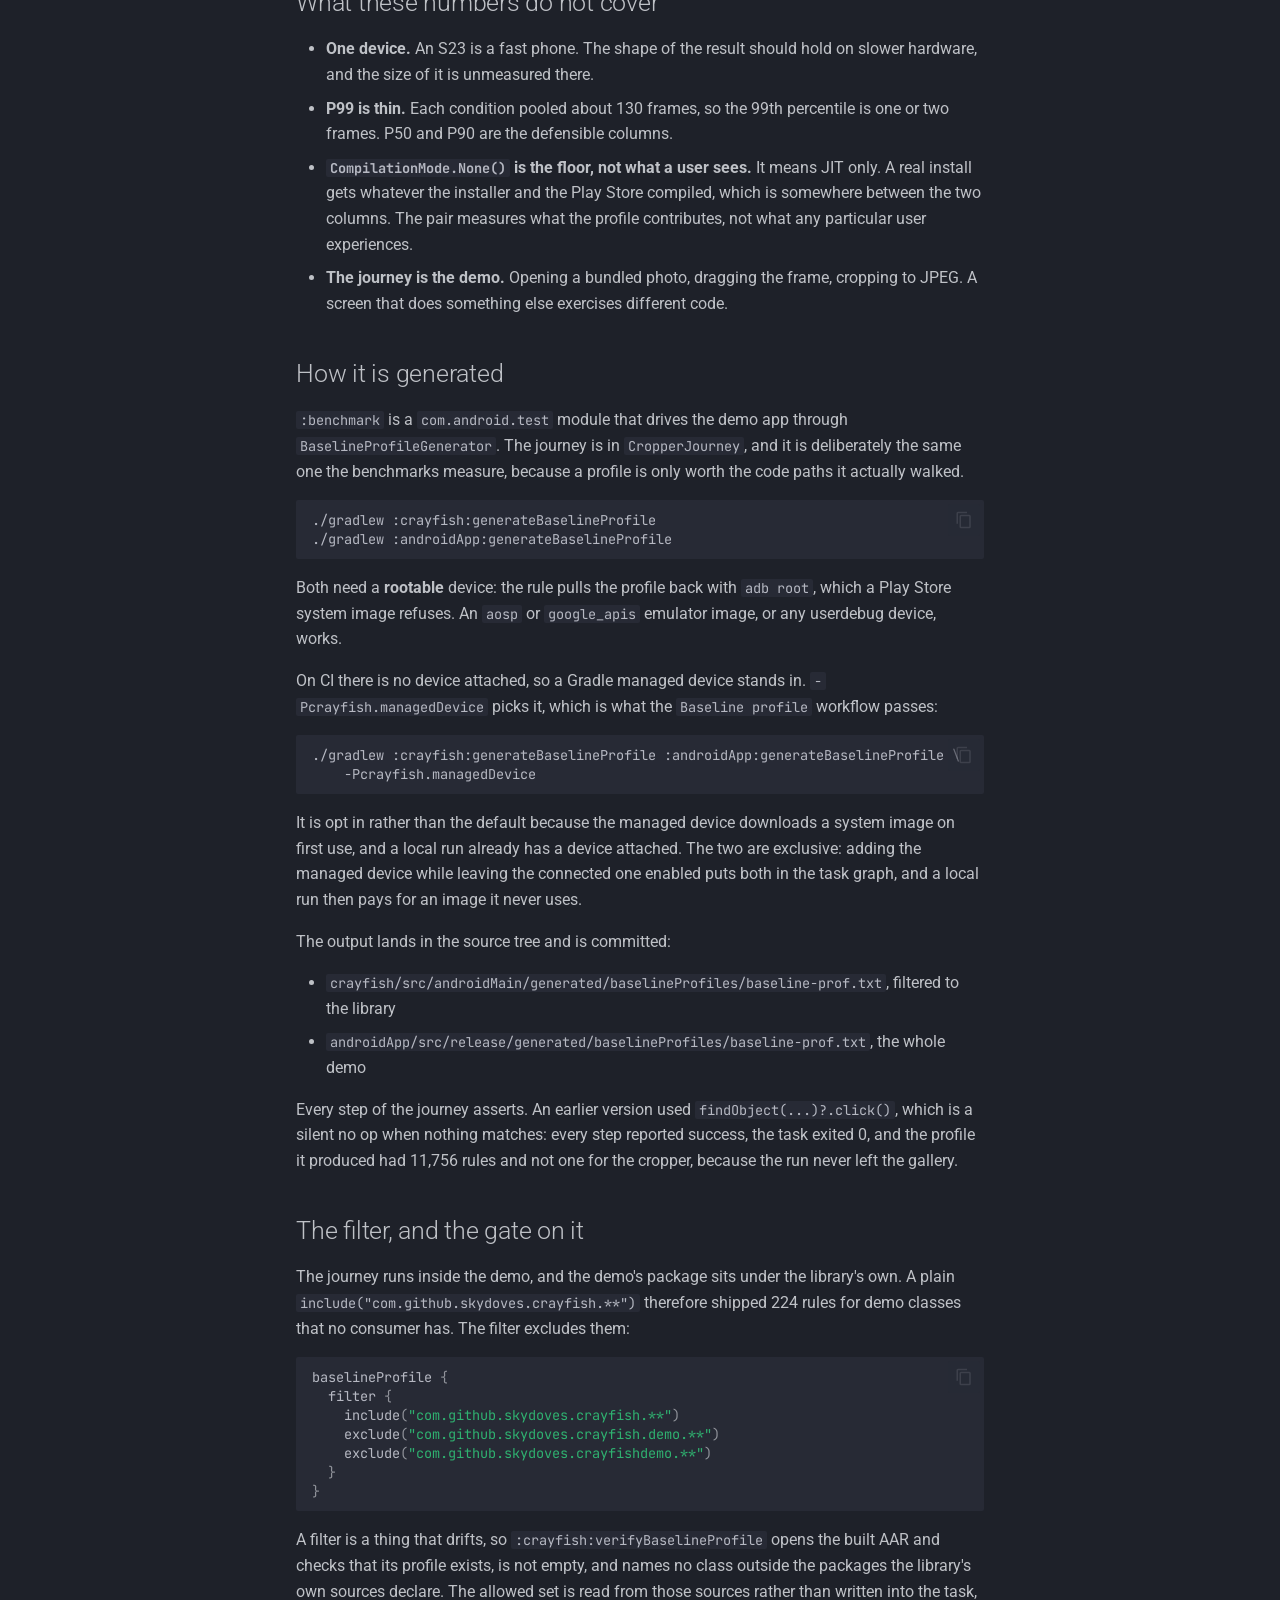
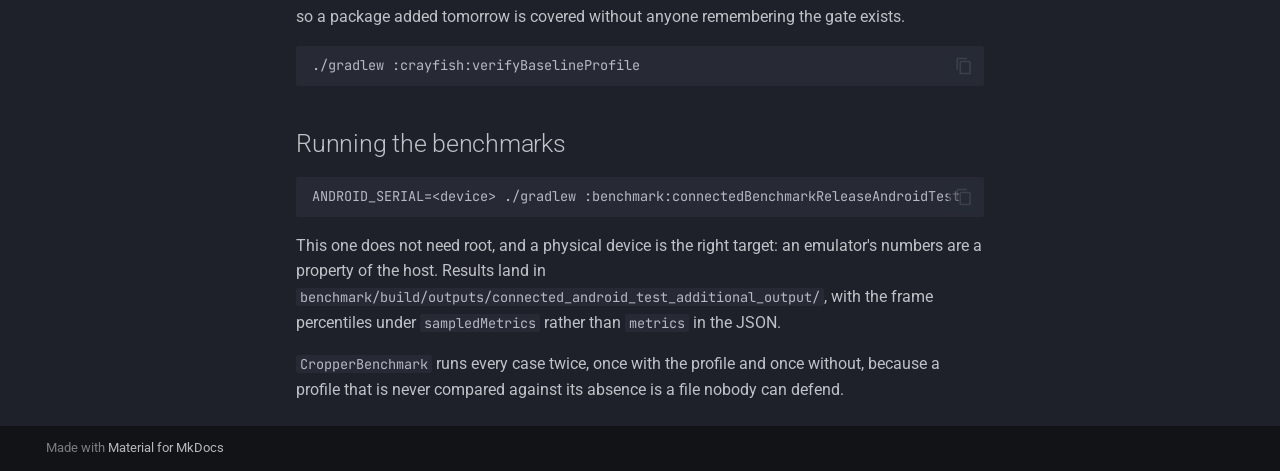
<file: performance/index.html>
<!doctype html>
<html lang="en" class="no-js">
  <head>
    
      <meta charset="utf-8">
      <meta name="viewport" content="width=device-width,initial-scale=1">
      
        <meta name="description" content="A Compose Multiplatform image cropper with gestures, free angle rotation, Exif orientation, and large image support.">
      
      
        <meta name="author" content="Jaewoong (skydoves)">
      
      
        <link rel="canonical" href="https://github.com/skydoves/crayfish/performance/">
      
      
        <link rel="prev" href="../accessibility/">
      
      
      
        
      
      
      <link rel="icon" href="../assets/images/favicon.png">
      <meta name="generator" content="mkdocs-1.6.1, mkdocs-material-9.7.7">
    
    
      
        <title>Performance - Crayfish</title>
      
    
    
      <link rel="stylesheet" href="../assets/stylesheets/main.ec1eaa64.min.css">
      
        
        <link rel="stylesheet" href="../assets/stylesheets/palette.ab4e12ef.min.css">
      
      


    
    
      
    
    
      
        
        
        <link rel="preconnect" href="https://fonts.gstatic.com" crossorigin>
        <link rel="stylesheet" href="https://fonts.googleapis.com/css?family=Roboto:300,300i,400,400i,700,700i%7CJetBrains+Mono:400,400i,700,700i&display=fallback">
        <style>:root{--md-text-font:"Roboto";--md-code-font:"JetBrains Mono"}</style>
      
    
    
    <script>__md_scope=new URL("..",location),__md_hash=e=>[...e].reduce(((e,_)=>(e<<5)-e+_.charCodeAt(0)),0),__md_get=(e,_=localStorage,t=__md_scope)=>JSON.parse(_.getItem(t.pathname+"."+e)),__md_set=(e,_,t=localStorage,a=__md_scope)=>{try{t.setItem(a.pathname+"."+e,JSON.stringify(_))}catch(e){}}</script>
    
      

    
    
  </head>
  
  
    
    
    
    
    
    <body dir="ltr" data-md-color-scheme="slate" data-md-color-primary="teal" data-md-color-accent="teal">
  
    
    <input class="md-toggle" data-md-toggle="drawer" type="checkbox" id="__drawer" autocomplete="off">
    <input class="md-toggle" data-md-toggle="search" type="checkbox" id="__search" autocomplete="off">
    <label class="md-overlay" for="__drawer"></label>
    <div data-md-component="skip">
      
        
        <a href="#performance" class="md-skip">
          Skip to content
        </a>
      
    </div>
    <div data-md-component="announce">
      
    </div>
    
    
      

  

<header class="md-header md-header--shadow" data-md-component="header">
  <nav class="md-header__inner md-grid" aria-label="Header">
    <a href=".." title="Crayfish" class="md-header__button md-logo" aria-label="Crayfish" data-md-component="logo">
      
  
  <svg xmlns="http://www.w3.org/2000/svg" viewBox="0 0 24 24"><path d="M7 17V1H5v4H1v2h4v10a2 2 0 0 0 2 2h10v4h2v-4h4v-2m-6-2h2V7a2 2 0 0 0-2-2H9v2h8z"/></svg>

    </a>
    <label class="md-header__button md-icon" for="__drawer">
      
      <svg xmlns="http://www.w3.org/2000/svg" viewBox="0 0 24 24"><path d="M3 6h18v2H3zm0 5h18v2H3zm0 5h18v2H3z"/></svg>
    </label>
    <div class="md-header__title" data-md-component="header-title">
      <div class="md-header__ellipsis">
        <div class="md-header__topic">
          <span class="md-ellipsis">
            Crayfish
          </span>
        </div>
        <div class="md-header__topic" data-md-component="header-topic">
          <span class="md-ellipsis">
            
              Performance
            
          </span>
        </div>
      </div>
    </div>
    
      
    
    
    
    
      
      
        <label class="md-header__button md-icon" for="__search">
          
          <svg xmlns="http://www.w3.org/2000/svg" viewBox="0 0 24 24"><path d="M9.5 3A6.5 6.5 0 0 1 16 9.5c0 1.61-.59 3.09-1.56 4.23l.27.27h.79l5 5-1.5 1.5-5-5v-.79l-.27-.27A6.52 6.52 0 0 1 9.5 16 6.5 6.5 0 0 1 3 9.5 6.5 6.5 0 0 1 9.5 3m0 2C7 5 5 7 5 9.5S7 14 9.5 14 14 12 14 9.5 12 5 9.5 5"/></svg>
        </label>
        <div class="md-search" data-md-component="search" role="dialog">
  <label class="md-search__overlay" for="__search"></label>
  <div class="md-search__inner" role="search">
    <form class="md-search__form" name="search">
      <input type="text" class="md-search__input" name="query" aria-label="Search" placeholder="Search" autocapitalize="off" autocorrect="off" autocomplete="off" spellcheck="false" data-md-component="search-query" required>
      <label class="md-search__icon md-icon" for="__search">
        
        <svg xmlns="http://www.w3.org/2000/svg" viewBox="0 0 24 24"><path d="M9.5 3A6.5 6.5 0 0 1 16 9.5c0 1.61-.59 3.09-1.56 4.23l.27.27h.79l5 5-1.5 1.5-5-5v-.79l-.27-.27A6.52 6.52 0 0 1 9.5 16 6.5 6.5 0 0 1 3 9.5 6.5 6.5 0 0 1 9.5 3m0 2C7 5 5 7 5 9.5S7 14 9.5 14 14 12 14 9.5 12 5 9.5 5"/></svg>
        
        <svg xmlns="http://www.w3.org/2000/svg" viewBox="0 0 24 24"><path d="M20 11v2H8l5.5 5.5-1.42 1.42L4.16 12l7.92-7.92L13.5 5.5 8 11z"/></svg>
      </label>
      <nav class="md-search__options" aria-label="Search">
        
        <button type="reset" class="md-search__icon md-icon" title="Clear" aria-label="Clear" tabindex="-1">
          
          <svg xmlns="http://www.w3.org/2000/svg" viewBox="0 0 24 24"><path d="M19 6.41 17.59 5 12 10.59 6.41 5 5 6.41 10.59 12 5 17.59 6.41 19 12 13.41 17.59 19 19 17.59 13.41 12z"/></svg>
        </button>
      </nav>
      
    </form>
    <div class="md-search__output">
      <div class="md-search__scrollwrap" tabindex="0" data-md-scrollfix>
        <div class="md-search-result" data-md-component="search-result">
          <div class="md-search-result__meta">
            Initializing search
          </div>
          <ol class="md-search-result__list" role="presentation"></ol>
        </div>
      </div>
    </div>
  </div>
</div>
      
    
    
      <div class="md-header__source">
        <a href="https://github.com/skydoves/crayfish" title="Go to repository" class="md-source" data-md-component="source">
  <div class="md-source__icon md-icon">
    
    <svg xmlns="http://www.w3.org/2000/svg" viewBox="0 0 448 512"><!--! Font Awesome Free 7.1.0 by @fontawesome - https://fontawesome.com License - https://fontawesome.com/license/free (Icons: CC BY 4.0, Fonts: SIL OFL 1.1, Code: MIT License) Copyright 2025 Fonticons, Inc.--><path d="M439.6 236.1 244 40.5c-5.4-5.5-12.8-8.5-20.4-8.5s-15 3-20.4 8.4L162.5 81l51.5 51.5c27.1-9.1 52.7 16.8 43.4 43.7l49.7 49.7c34.2-11.8 61.2 31 35.5 56.7-26.5 26.5-70.2-2.9-56-37.3L240.3 199v121.9c25.3 12.5 22.3 41.8 9.1 55-6.4 6.4-15.2 10.1-24.3 10.1s-17.8-3.6-24.3-10.1c-17.6-17.6-11.1-46.9 11.2-56v-123c-20.8-8.5-24.6-30.7-18.6-45L142.6 101 8.5 235.1C3 240.6 0 247.9 0 255.5s3 15 8.5 20.4l195.6 195.7c5.4 5.4 12.7 8.4 20.4 8.4s15-3 20.4-8.4l194.7-194.7c5.4-5.4 8.4-12.8 8.4-20.4s-3-15-8.4-20.4"/></svg>
  </div>
  <div class="md-source__repository">
    Crayfish
  </div>
</a>
      </div>
    
  </nav>
  
</header>
    
    <div class="md-container" data-md-component="container">
      
      
        
          
        
      
      <main class="md-main" data-md-component="main">
        <div class="md-main__inner md-grid">
          
            
              
              <div class="md-sidebar md-sidebar--primary" data-md-component="sidebar" data-md-type="navigation" >
                <div class="md-sidebar__scrollwrap">
                  <div class="md-sidebar__inner">
                    



<nav class="md-nav md-nav--primary" aria-label="Navigation" data-md-level="0">
  <label class="md-nav__title" for="__drawer">
    <a href=".." title="Crayfish" class="md-nav__button md-logo" aria-label="Crayfish" data-md-component="logo">
      
  
  <svg xmlns="http://www.w3.org/2000/svg" viewBox="0 0 24 24"><path d="M7 17V1H5v4H1v2h4v10a2 2 0 0 0 2 2h10v4h2v-4h4v-2m-6-2h2V7a2 2 0 0 0-2-2H9v2h8z"/></svg>

    </a>
    Crayfish
  </label>
  
    <div class="md-nav__source">
      <a href="https://github.com/skydoves/crayfish" title="Go to repository" class="md-source" data-md-component="source">
  <div class="md-source__icon md-icon">
    
    <svg xmlns="http://www.w3.org/2000/svg" viewBox="0 0 448 512"><!--! Font Awesome Free 7.1.0 by @fontawesome - https://fontawesome.com License - https://fontawesome.com/license/free (Icons: CC BY 4.0, Fonts: SIL OFL 1.1, Code: MIT License) Copyright 2025 Fonticons, Inc.--><path d="M439.6 236.1 244 40.5c-5.4-5.5-12.8-8.5-20.4-8.5s-15 3-20.4 8.4L162.5 81l51.5 51.5c27.1-9.1 52.7 16.8 43.4 43.7l49.7 49.7c34.2-11.8 61.2 31 35.5 56.7-26.5 26.5-70.2-2.9-56-37.3L240.3 199v121.9c25.3 12.5 22.3 41.8 9.1 55-6.4 6.4-15.2 10.1-24.3 10.1s-17.8-3.6-24.3-10.1c-17.6-17.6-11.1-46.9 11.2-56v-123c-20.8-8.5-24.6-30.7-18.6-45L142.6 101 8.5 235.1C3 240.6 0 247.9 0 255.5s3 15 8.5 20.4l195.6 195.7c5.4 5.4 12.7 8.4 20.4 8.4s15-3 20.4-8.4l194.7-194.7c5.4-5.4 8.4-12.8 8.4-20.4s-3-15-8.4-20.4"/></svg>
  </div>
  <div class="md-source__repository">
    Crayfish
  </div>
</a>
    </div>
  
  <ul class="md-nav__list" data-md-scrollfix>
    
      
      
  
  
  
  
    <li class="md-nav__item">
      <a href=".." class="md-nav__link">
        
  
  
  <span class="md-ellipsis">
    
  
    Overview
  

    
  </span>
  
  

      </a>
    </li>
  

    
      
      
  
  
  
  
    <li class="md-nav__item">
      <a href="https://skydoves.github.io/crayfish/demo/" class="md-nav__link">
        
  
  
  <span class="md-ellipsis">
    
  
    Web demo
  

    
  </span>
  
  

      </a>
    </li>
  

    
      
      
  
  
  
  
    <li class="md-nav__item">
      <a href="../memory/" class="md-nav__link">
        
  
  
  <span class="md-ellipsis">
    
  
    Large images and memory
  

    
  </span>
  
  

      </a>
    </li>
  

    
      
      
  
  
  
  
    <li class="md-nav__item">
      <a href="../orientation/" class="md-nav__link">
        
  
  
  <span class="md-ellipsis">
    
  
    Orientation and Exif
  

    
  </span>
  
  

      </a>
    </li>
  

    
      
      
  
  
  
  
    <li class="md-nav__item">
      <a href="../accessibility/" class="md-nav__link">
        
  
  
  <span class="md-ellipsis">
    
  
    Accessibility
  

    
  </span>
  
  

      </a>
    </li>
  

    
      
      
  
  
    
  
  
  
    <li class="md-nav__item md-nav__item--active">
      
      <input class="md-nav__toggle md-toggle" type="checkbox" id="__toc">
      
      
        
      
      
        <label class="md-nav__link md-nav__link--active" for="__toc">
          
  
  
  <span class="md-ellipsis">
    
  
    Performance
  

    
  </span>
  
  

          <span class="md-nav__icon md-icon"></span>
        </label>
      
      <a href="./" class="md-nav__link md-nav__link--active">
        
  
  
  <span class="md-ellipsis">
    
  
    Performance
  

    
  </span>
  
  

      </a>
      
        

<nav class="md-nav md-nav--secondary" aria-label="Table of contents">
  
  
  
    
  
  
    <label class="md-nav__title" for="__toc">
      <span class="md-nav__icon md-icon"></span>
      Table of contents
    </label>
    <ul class="md-nav__list" data-md-component="toc" data-md-scrollfix>
      
        <li class="md-nav__item">
  <a href="#what-ships" class="md-nav__link">
    <span class="md-ellipsis">
      
        What ships
      
    </span>
  </a>
  
</li>
      
        <li class="md-nav__item">
  <a href="#what-it-is-worth" class="md-nav__link">
    <span class="md-ellipsis">
      
        What it is worth
      
    </span>
  </a>
  
</li>
      
        <li class="md-nav__item">
  <a href="#what-these-numbers-do-not-cover" class="md-nav__link">
    <span class="md-ellipsis">
      
        What these numbers do not cover
      
    </span>
  </a>
  
</li>
      
        <li class="md-nav__item">
  <a href="#how-it-is-generated" class="md-nav__link">
    <span class="md-ellipsis">
      
        How it is generated
      
    </span>
  </a>
  
</li>
      
        <li class="md-nav__item">
  <a href="#the-filter-and-the-gate-on-it" class="md-nav__link">
    <span class="md-ellipsis">
      
        The filter, and the gate on it
      
    </span>
  </a>
  
</li>
      
        <li class="md-nav__item">
  <a href="#running-the-benchmarks" class="md-nav__link">
    <span class="md-ellipsis">
      
        Running the benchmarks
      
    </span>
  </a>
  
</li>
      
    </ul>
  
</nav>
      
    </li>
  

    
  </ul>
</nav>
                  </div>
                </div>
              </div>
            
            
              
              <div class="md-sidebar md-sidebar--secondary" data-md-component="sidebar" data-md-type="toc" >
                <div class="md-sidebar__scrollwrap">
                  <div class="md-sidebar__inner">
                    

<nav class="md-nav md-nav--secondary" aria-label="Table of contents">
  
  
  
    
  
  
    <label class="md-nav__title" for="__toc">
      <span class="md-nav__icon md-icon"></span>
      Table of contents
    </label>
    <ul class="md-nav__list" data-md-component="toc" data-md-scrollfix>
      
        <li class="md-nav__item">
  <a href="#what-ships" class="md-nav__link">
    <span class="md-ellipsis">
      
        What ships
      
    </span>
  </a>
  
</li>
      
        <li class="md-nav__item">
  <a href="#what-it-is-worth" class="md-nav__link">
    <span class="md-ellipsis">
      
        What it is worth
      
    </span>
  </a>
  
</li>
      
        <li class="md-nav__item">
  <a href="#what-these-numbers-do-not-cover" class="md-nav__link">
    <span class="md-ellipsis">
      
        What these numbers do not cover
      
    </span>
  </a>
  
</li>
      
        <li class="md-nav__item">
  <a href="#how-it-is-generated" class="md-nav__link">
    <span class="md-ellipsis">
      
        How it is generated
      
    </span>
  </a>
  
</li>
      
        <li class="md-nav__item">
  <a href="#the-filter-and-the-gate-on-it" class="md-nav__link">
    <span class="md-ellipsis">
      
        The filter, and the gate on it
      
    </span>
  </a>
  
</li>
      
        <li class="md-nav__item">
  <a href="#running-the-benchmarks" class="md-nav__link">
    <span class="md-ellipsis">
      
        Running the benchmarks
      
    </span>
  </a>
  
</li>
      
    </ul>
  
</nav>
                  </div>
                </div>
              </div>
            
          
          
            <div class="md-content" data-md-component="content">
              
              <article class="md-content__inner md-typeset">
                
                  


  
  


<h1 id="performance">Performance<a class="headerlink" href="#performance" title="Permanent link">&para;</a></h1>
<h2 id="what-ships">What ships<a class="headerlink" href="#what-ships" title="Permanent link">&para;</a></h2>
<p>The Android artifact carries a baseline profile at the root of the AAR. A consumer gets it by
depending on Crayfish: AGP merges library profiles into the app's own, and the platform compiles
those methods ahead of time at install. Nothing to add, nothing to configure, and no runtime cost
for apps that never crop.</p>
<p>The profile covers only this library. It holds 787 rules across the five packages Crayfish
publishes:</p>
<table>
<thead>
<tr>
<th>Package</th>
<th>What it covers</th>
</tr>
</thead>
<tbody>
<tr>
<td><code>ui</code></td>
<td><code>CropState</code>, the tile store, the overlay, gesture handling</td>
</tr>
<tr>
<td><code>geometry</code></td>
<td>The transform, bounds fitting, rotation coverage</td>
</tr>
<tr>
<td><code>decode</code></td>
<td>Region decoding and the sampling budget</td>
</tr>
<tr>
<td><code>exif</code></td>
<td>Orientation parsing and normalisation</td>
</tr>
<tr>
<td><code>encode</code></td>
<td>JPEG, PNG and WebP output</td>
</tr>
</tbody>
</table>
<h2 id="what-it-is-worth">What it is worth<a class="headerlink" href="#what-it-is-worth" title="Permanent link">&para;</a></h2>
<p>Measured on a Galaxy S23, Android 16, five iterations per condition. The comparison is
<code>CompilationMode.None()</code> against <code>CompilationMode.Partial(BaselineProfileMode.Require)</code> on the same
build of the demo app, so the only variable is whether the profile was installed.</p>
<p>Cold start to the first frame, <code>StartupTimingMetric</code>:</p>
<table>
<thead>
<tr>
<th></th>
<th>median</th>
<th>min</th>
<th>max</th>
</tr>
</thead>
<tbody>
<tr>
<td>Without profile</td>
<td>312.2 ms</td>
<td>303.2 ms</td>
<td>328.9 ms</td>
</tr>
<tr>
<td>With profile</td>
<td>262.1 ms</td>
<td>249.8 ms</td>
<td>293.7 ms</td>
</tr>
</tbody>
</table>
<p>50 ms, or 16%. The two ranges do not overlap, which is the part worth trusting: five samples each,
and no sample from either condition lands inside the other.</p>
<p>Dragging the crop frame, <code>FrameTimingMetric</code>:</p>
<table>
<thead>
<tr>
<th></th>
<th>P50</th>
<th>P90</th>
<th>P95</th>
<th>P99</th>
</tr>
</thead>
<tbody>
<tr>
<td><code>frameDurationCpuMs</code> without profile</td>
<td>5.29</td>
<td>25.21</td>
<td>28.55</td>
<td>49.83</td>
</tr>
<tr>
<td><code>frameDurationCpuMs</code> with profile</td>
<td>4.83</td>
<td>11.67</td>
<td>12.90</td>
<td>24.22</td>
</tr>
<tr>
<td><code>frameOverrunMs</code> without profile</td>
<td>-0.06</td>
<td>23.04</td>
<td>30.81</td>
<td>43.23</td>
</tr>
<tr>
<td><code>frameOverrunMs</code> with profile</td>
<td>-1.34</td>
<td>5.61</td>
<td>7.73</td>
<td>17.76</td>
</tr>
</tbody>
</table>
<p><code>frameOverrunMs</code> is how late a frame was against its deadline, so a negative number is a frame that
finished early. The medians barely move because the median frame was never the problem. The P90 is
where a profile earns its place: 23.04 ms late becomes 5.61 ms late, which is the difference between
a drag that stutters and one that does not.</p>
<h2 id="what-these-numbers-do-not-cover">What these numbers do not cover<a class="headerlink" href="#what-these-numbers-do-not-cover" title="Permanent link">&para;</a></h2>
<ul>
<li><strong>One device.</strong> An S23 is a fast phone. The shape of the result should hold on slower hardware,
  and the size of it is unmeasured there.</li>
<li><strong>P99 is thin.</strong> Each condition pooled about 130 frames, so the 99th percentile is one or two
  frames. P50 and P90 are the defensible columns.</li>
<li><strong><code>CompilationMode.None()</code> is the floor, not what a user sees.</strong> It means JIT only. A real install
  gets whatever the installer and the Play Store compiled, which is somewhere between the two
  columns. The pair measures what the profile contributes, not what any particular user experiences.</li>
<li><strong>The journey is the demo.</strong> Opening a bundled photo, dragging the frame, cropping to JPEG. A
  screen that does something else exercises different code.</li>
</ul>
<h2 id="how-it-is-generated">How it is generated<a class="headerlink" href="#how-it-is-generated" title="Permanent link">&para;</a></h2>
<p><code>:benchmark</code> is a <code>com.android.test</code> module that drives the demo app through
<code>BaselineProfileGenerator</code>. The journey is in <code>CropperJourney</code>, and it is deliberately the same one
the benchmarks measure, because a profile is only worth the code paths it actually walked.</p>
<div class="highlight"><pre><span></span><code>./gradlew :crayfish:generateBaselineProfile
./gradlew :androidApp:generateBaselineProfile
</code></pre></div>
<p>Both need a <strong>rootable</strong> device: the rule pulls the profile back with <code>adb root</code>, which a Play Store
system image refuses. An <code>aosp</code> or <code>google_apis</code> emulator image, or any userdebug device, works.</p>
<p>On CI there is no device attached, so a Gradle managed device stands in. <code>-Pcrayfish.managedDevice</code>
picks it, which is what the <code>Baseline profile</code> workflow passes:</p>
<div class="highlight"><pre><span></span><code>./gradlew :crayfish:generateBaselineProfile :androidApp:generateBaselineProfile \
    -Pcrayfish.managedDevice
</code></pre></div>
<p>It is opt in rather than the default because the managed device downloads a system image on first
use, and a local run already has a device attached. The two are exclusive: adding the managed device
while leaving the connected one enabled puts both in the task graph, and a local run then pays for
an image it never uses.</p>
<p>The output lands in the source tree and is committed:</p>
<ul>
<li><code>crayfish/src/androidMain/generated/baselineProfiles/baseline-prof.txt</code>, filtered to the library</li>
<li><code>androidApp/src/release/generated/baselineProfiles/baseline-prof.txt</code>, the whole demo</li>
</ul>
<p>Every step of the journey asserts. An earlier version used <code>findObject(...)?.click()</code>, which is a
silent no op when nothing matches: every step reported success, the task exited 0, and the profile it
produced had 11,756 rules and not one for the cropper, because the run never left the gallery.</p>
<h2 id="the-filter-and-the-gate-on-it">The filter, and the gate on it<a class="headerlink" href="#the-filter-and-the-gate-on-it" title="Permanent link">&para;</a></h2>
<p>The journey runs inside the demo, and the demo's package sits under the library's own. A plain
<code>include("com.github.skydoves.crayfish.**")</code> therefore shipped 224 rules for demo classes that no
consumer has. The filter excludes them:</p>
<div class="highlight"><pre><span></span><code><span class="n">baselineProfile</span><span class="w"> </span><span class="p">{</span>
<span class="w">  </span><span class="n">filter</span><span class="w"> </span><span class="p">{</span>
<span class="w">    </span><span class="n">include</span><span class="p">(</span><span class="s">"com.github.skydoves.crayfish.**"</span><span class="p">)</span>
<span class="w">    </span><span class="n">exclude</span><span class="p">(</span><span class="s">"com.github.skydoves.crayfish.demo.**"</span><span class="p">)</span>
<span class="w">    </span><span class="n">exclude</span><span class="p">(</span><span class="s">"com.github.skydoves.crayfishdemo.**"</span><span class="p">)</span>
<span class="w">  </span><span class="p">}</span>
<span class="p">}</span>
</code></pre></div>
<p>A filter is a thing that drifts, so <code>:crayfish:verifyBaselineProfile</code> opens the built AAR and checks
that its profile exists, is not empty, and names no class outside the packages the library's own
sources declare. The allowed set is read from those sources rather than written into the task, so a
package added tomorrow is covered without anyone remembering the gate exists.</p>
<div class="highlight"><pre><span></span><code>./gradlew :crayfish:verifyBaselineProfile
</code></pre></div>
<h2 id="running-the-benchmarks">Running the benchmarks<a class="headerlink" href="#running-the-benchmarks" title="Permanent link">&para;</a></h2>
<div class="highlight"><pre><span></span><code>ANDROID_SERIAL=&lt;device&gt; ./gradlew :benchmark:connectedBenchmarkReleaseAndroidTest
</code></pre></div>
<p>This one does not need root, and a physical device is the right target: an emulator's numbers are a
property of the host. Results land in
<code>benchmark/build/outputs/connected_android_test_additional_output/</code>, with the frame percentiles under
<code>sampledMetrics</code> rather than <code>metrics</code> in the JSON.</p>
<p><code>CropperBenchmark</code> runs every case twice, once with the profile and once without, because a profile
that is never compared against its absence is a file nobody can defend.</p>












                
              </article>
            </div>
          
          
  <script>var tabs=__md_get("__tabs");if(Array.isArray(tabs))e:for(var set of document.querySelectorAll(".tabbed-set")){var labels=set.querySelector(".tabbed-labels");for(var tab of tabs)for(var label of labels.getElementsByTagName("label"))if(label.innerText.trim()===tab){var input=document.getElementById(label.htmlFor);input.checked=!0;continue e}}</script>

<script>var target=document.getElementById(location.hash.slice(1));target&&target.name&&(target.checked=target.name.startsWith("__tabbed_"))</script>
        </div>
        
      </main>
      
        <footer class="md-footer">
  
  <div class="md-footer-meta md-typeset">
    <div class="md-footer-meta__inner md-grid">
      <div class="md-copyright">
  
  
    Made with
    <a href="https://squidfunk.github.io/mkdocs-material/" target="_blank" rel="noopener">
      Material for MkDocs
    </a>
  
</div>
      
    </div>
  </div>
</footer>
      
    </div>
    <div class="md-dialog" data-md-component="dialog">
      <div class="md-dialog__inner md-typeset"></div>
    </div>
    
    
    
      
      
      <script id="__config" type="application/json">{"annotate": null, "base": "..", "features": ["content.tabs.link", "content.code.copy", "content.code.annotate"], "search": "../assets/javascripts/workers/search.2c215733.min.js", "tags": null, "translations": {"clipboard.copied": "Copied to clipboard", "clipboard.copy": "Copy to clipboard", "search.result.more.one": "1 more on this page", "search.result.more.other": "# more on this page", "search.result.none": "No matching documents", "search.result.one": "1 matching document", "search.result.other": "# matching documents", "search.result.placeholder": "Type to start searching", "search.result.term.missing": "Missing", "select.version": "Select version"}, "version": null}</script>
    
    
      <script src="../assets/javascripts/bundle.d7400e89.min.js"></script>
      
    
  </body>
</html>
</file>
<file: demo/style.css>
html, body {
  width: 100%;
  height: 100%;
  margin: 0;
  padding: 0;
  /* The cropper handles its own panning; letting the page scroll under a drag fights it. */
  overflow: hidden;
  background-color: #141218;
  font-family: -apple-system, BlinkMacSystemFont, "Segoe UI", Roboto, sans-serif;
}
</file>
<file: assets/stylesheets/main.ec1eaa64.min.css>
@charset "UTF-8";html{-webkit-text-size-adjust:none;-moz-text-size-adjust:none;text-size-adjust:none;box-sizing:border-box}*,:after,:before{box-sizing:inherit}@media (prefers-reduced-motion){*,:after,:before{transition:none!important}}body{margin:0}a,button,input,label{-webkit-tap-highlight-color:transparent}a{color:inherit;text-decoration:none}hr{border:0;box-sizing:initial;display:block;height:.05rem;overflow:visible;padding:0}small{font-size:80%}sub,sup{line-height:1em}img{border-style:none}table{border-collapse:initial;border-spacing:0}td,th{font-weight:400;vertical-align:top}button{background:#0000;border:0;font-family:inherit;font-size:inherit;margin:0;padding:0}input{border:0;outline:none}:root{--md-primary-fg-color:#4051b5;--md-primary-fg-color--light:#5d6cc0;--md-primary-fg-color--dark:#303fa1;--md-primary-bg-color:#fff;--md-primary-bg-color--light:#ffffffb3;--md-accent-fg-color:#526cfe;--md-accent-fg-color--transparent:#526cfe1a;--md-accent-bg-color:#fff;--md-accent-bg-color--light:#ffffffb3}[data-md-color-scheme=default]{color-scheme:light}[data-md-color-scheme=default] img[src$="#gh-dark-mode-only"],[data-md-color-scheme=default] img[src$="#only-dark"]{display:none}:root,[data-md-color-scheme=default]{--md-hue:225deg;--md-default-fg-color:#000000de;--md-default-fg-color--light:#0000008a;--md-default-fg-color--lighter:#00000052;--md-default-fg-color--lightest:#00000012;--md-default-bg-color:#fff;--md-default-bg-color--light:#ffffffb3;--md-default-bg-color--lighter:#ffffff4d;--md-default-bg-color--lightest:#ffffff1f;--md-code-fg-color:#36464e;--md-code-bg-color:#f5f5f5;--md-code-bg-color--light:#f5f5f5b3;--md-code-bg-color--lighter:#f5f5f54d;--md-code-hl-color:#4287ff;--md-code-hl-color--light:#4287ff1a;--md-code-hl-number-color:#d52a2a;--md-code-hl-special-color:#db1457;--md-code-hl-function-color:#a846b9;--md-code-hl-constant-color:#6e59d9;--md-code-hl-keyword-color:#3f6ec6;--md-code-hl-string-color:#1c7d4d;--md-code-hl-name-color:var(--md-code-fg-color);--md-code-hl-operator-color:var(--md-default-fg-color--light);--md-code-hl-punctuation-color:var(--md-default-fg-color--light);--md-code-hl-comment-color:var(--md-default-fg-color--light);--md-code-hl-generic-color:var(--md-default-fg-color--light);--md-code-hl-variable-color:var(--md-default-fg-color--light);--md-typeset-color:var(--md-default-fg-color);--md-typeset-a-color:var(--md-primary-fg-color);--md-typeset-del-color:#f5503d26;--md-typeset-ins-color:#0bd57026;--md-typeset-kbd-color:#fafafa;--md-typeset-kbd-accent-color:#fff;--md-typeset-kbd-border-color:#b8b8b8;--md-typeset-mark-color:#ffff0080;--md-typeset-table-color:#0000001f;--md-typeset-table-color--light:rgba(0,0,0,.035);--md-admonition-fg-color:var(--md-default-fg-color);--md-admonition-bg-color:var(--md-default-bg-color);--md-warning-fg-color:#000000de;--md-warning-bg-color:#ff9;--md-footer-fg-color:#fff;--md-footer-fg-color--light:#ffffffb3;--md-footer-fg-color--lighter:#ffffff73;--md-footer-bg-color:#000000de;--md-footer-bg-color--dark:#00000052;--md-shadow-z1:0 0.2rem 0.5rem #0000000d,0 0 0.05rem #0000001a;--md-shadow-z2:0 0.2rem 0.5rem #0000001a,0 0 0.05rem #00000040;--md-shadow-z3:0 0.2rem 0.5rem #0003,0 0 0.05rem #00000059}.md-icon svg{fill:currentcolor;display:block;height:1.2rem;width:1.2rem}body{-webkit-font-smoothing:antialiased;-moz-osx-font-smoothing:grayscale;--md-text-font-family:var(--md-text-font,_),-apple-system,BlinkMacSystemFont,Helvetica,Arial,sans-serif;--md-code-font-family:var(--md-code-font,_),SFMono-Regular,Consolas,Menlo,monospace}aside,body,input{font-feature-settings:"kern","liga";color:var(--md-typeset-color);font-family:var(--md-text-font-family)}code,kbd,pre{font-feature-settings:"kern";font-family:var(--md-code-font-family)}:root{--md-typeset-table-sort-icon:url('data:image/svg+xml;charset=utf-8,<svg xmlns="http://www.w3.org/2000/svg" viewBox="0 0 24 24"><path d="m18 21-4-4h3V7h-3l4-4 4 4h-3v10h3M2 19v-2h10v2M2 13v-2h7v2M2 7V5h4v2z"/></svg>');--md-typeset-table-sort-icon--asc:url('data:image/svg+xml;charset=utf-8,<svg xmlns="http://www.w3.org/2000/svg" viewBox="0 0 24 24"><path d="M19 17h3l-4 4-4-4h3V3h2M2 17h10v2H2M6 5v2H2V5m0 6h7v2H2z"/></svg>');--md-typeset-table-sort-icon--desc:url('data:image/svg+xml;charset=utf-8,<svg xmlns="http://www.w3.org/2000/svg" viewBox="0 0 24 24"><path d="M19 7h3l-4-4-4 4h3v14h2M2 17h10v2H2M6 5v2H2V5m0 6h7v2H2z"/></svg>')}.md-typeset{-webkit-print-color-adjust:exact;color-adjust:exact;font-size:.8rem;line-height:1.6;overflow-wrap:break-word}@media print{.md-typeset{font-size:.68rem}}.md-typeset blockquote,.md-typeset dl,.md-typeset figure,.md-typeset ol,.md-typeset pre,.md-typeset ul{margin-bottom:1em;margin-top:1em}.md-typeset h1{color:var(--md-default-fg-color--light);font-size:2em;line-height:1.3;margin:0 0 1.25em}.md-typeset h1,.md-typeset h2{font-weight:300;letter-spacing:-.01em}.md-typeset h2{font-size:1.5625em;line-height:1.4;margin:1.6em 0 .64em}.md-typeset h3{font-size:1.25em;font-weight:400;letter-spacing:-.01em;line-height:1.5;margin:1.6em 0 .8em}.md-typeset h2+h3{margin-top:.8em}.md-typeset h4{font-weight:700;letter-spacing:-.01em;margin:1em 0}.md-typeset h5,.md-typeset h6{color:var(--md-default-fg-color--light);font-size:.8em;font-weight:700;letter-spacing:-.01em;margin:1.25em 0}.md-typeset h5{text-transform:uppercase}.md-typeset h5 code{text-transform:none}.md-typeset hr{border-bottom:.05rem solid var(--md-default-fg-color--lightest);display:flow-root;margin:1.5em 0}.md-typeset a{color:var(--md-typeset-a-color);word-break:break-word}.md-typeset a,.md-typeset a:before{transition:color 125ms}.md-typeset a:focus,.md-typeset a:hover{color:var(--md-accent-fg-color)}.md-typeset a:focus code,.md-typeset a:hover code{background-color:var(--md-accent-fg-color--transparent);color:var(--md-accent-fg-color)}.md-typeset a code{color:var(--md-typeset-a-color)}.md-typeset a.focus-visible{outline-color:var(--md-accent-fg-color);outline-offset:.2rem}.md-typeset code,.md-typeset kbd,.md-typeset pre{color:var(--md-code-fg-color);direction:ltr;font-variant-ligatures:none;transition:background-color 125ms}@media print{.md-typeset code,.md-typeset kbd,.md-typeset pre{white-space:pre-wrap}}.md-typeset code{background-color:var(--md-code-bg-color);border-radius:.1rem;-webkit-box-decoration-break:clone;box-decoration-break:clone;font-size:.85em;padding:0 .2941176471em;transition:color 125ms,background-color 125ms;word-break:break-word}.md-typeset code:not(.focus-visible){-webkit-tap-highlight-color:transparent;outline:none}.md-typeset pre{display:flow-root;line-height:1.4;position:relative}.md-typeset pre>code{-webkit-box-decoration-break:slice;box-decoration-break:slice;box-shadow:none;display:block;margin:0;outline-color:var(--md-accent-fg-color);overflow:auto;padding:.7720588235em 1.1764705882em;scrollbar-color:var(--md-default-fg-color--lighter) #0000;scrollbar-width:thin;touch-action:auto;word-break:normal}.md-typeset pre>code:hover{scrollbar-color:var(--md-accent-fg-color) #0000}.md-typeset pre>code::-webkit-scrollbar{height:.2rem;width:.2rem}.md-typeset pre>code::-webkit-scrollbar-thumb{background-color:var(--md-default-fg-color--lighter)}.md-typeset pre>code::-webkit-scrollbar-thumb:hover{background-color:var(--md-accent-fg-color)}.md-typeset kbd{background-color:var(--md-typeset-kbd-color);border-radius:.1rem;box-shadow:0 .1rem 0 .05rem var(--md-typeset-kbd-border-color),0 .1rem 0 var(--md-typeset-kbd-border-color),0 -.1rem .2rem var(--md-typeset-kbd-accent-color) inset;color:var(--md-default-fg-color);display:inline-block;font-size:.75em;padding:0 .6666666667em;vertical-align:text-top;word-break:break-word}.md-typeset mark{background-color:var(--md-typeset-mark-color);-webkit-box-decoration-break:clone;box-decoration-break:clone;color:inherit;word-break:break-word}.md-typeset abbr{cursor:help;text-decoration:none}.md-typeset [data-preview],.md-typeset abbr{border-bottom:.05rem dotted var(--md-default-fg-color--light)}.md-typeset small{opacity:.75}[dir=ltr] .md-typeset sub,[dir=ltr] .md-typeset sup{margin-left:.078125em}[dir=rtl] .md-typeset sub,[dir=rtl] .md-typeset sup{margin-right:.078125em}[dir=ltr] .md-typeset blockquote{padding-left:.6rem}[dir=rtl] .md-typeset blockquote{padding-right:.6rem}[dir=ltr] .md-typeset blockquote{border-left:.2rem solid var(--md-default-fg-color--lighter)}[dir=rtl] .md-typeset blockquote{border-right:.2rem solid var(--md-default-fg-color--lighter)}.md-typeset blockquote{color:var(--md-default-fg-color--light);margin-left:0;margin-right:0}.md-typeset ul{list-style-type:disc}.md-typeset ul[type]{list-style-type:revert-layer}[dir=ltr] .md-typeset ol,[dir=ltr] .md-typeset ul{margin-left:.625em}[dir=rtl] .md-typeset ol,[dir=rtl] .md-typeset ul{margin-right:.625em}.md-typeset ol,.md-typeset ul{padding:0}.md-typeset ol:not([hidden]),.md-typeset ul:not([hidden]){display:flow-root}.md-typeset ol ol,.md-typeset ul ol{list-style-type:lower-alpha}.md-typeset ol ol ol,.md-typeset ul ol ol{list-style-type:lower-roman}.md-typeset ol ol ol ol,.md-typeset ul ol ol ol{list-style-type:upper-alpha}.md-typeset ol ol ol ol ol,.md-typeset ul ol ol ol ol{list-style-type:upper-roman}.md-typeset ol[type],.md-typeset ul[type]{list-style-type:revert-layer}[dir=ltr] .md-typeset ol li,[dir=ltr] .md-typeset ul li{margin-left:1.25em}[dir=rtl] .md-typeset ol li,[dir=rtl] .md-typeset ul li{margin-right:1.25em}.md-typeset ol li,.md-typeset ul li{margin-bottom:.5em}.md-typeset ol li blockquote,.md-typeset ol li p,.md-typeset ul li blockquote,.md-typeset ul li p{margin:.5em 0}.md-typeset ol li:last-child,.md-typeset ul li:last-child{margin-bottom:0}[dir=ltr] .md-typeset ol li ol,[dir=ltr] .md-typeset ol li ul,[dir=ltr] .md-typeset ul li ol,[dir=ltr] .md-typeset ul li ul{margin-left:.625em}[dir=rtl] .md-typeset ol li ol,[dir=rtl] .md-typeset ol li ul,[dir=rtl] .md-typeset ul li ol,[dir=rtl] .md-typeset ul li ul{margin-right:.625em}.md-typeset ol li ol,.md-typeset ol li ul,.md-typeset ul li ol,.md-typeset ul li ul{margin-bottom:.5em;margin-top:.5em}[dir=ltr] .md-typeset dd{margin-left:1.875em}[dir=rtl] .md-typeset dd{margin-right:1.875em}.md-typeset dd{margin-bottom:1.5em;margin-top:1em}.md-typeset img,.md-typeset svg,.md-typeset video{height:auto;max-width:100%}.md-typeset img[align=left]{margin:1em 1em 1em 0}.md-typeset img[align=right]{margin:1em 0 1em 1em}.md-typeset img[align]:only-child{margin-top:0}.md-typeset figure{display:flow-root;margin:1em auto;max-width:100%;text-align:center;width:fit-content}.md-typeset figure img{display:block;margin:0 auto}.md-typeset figcaption{font-style:italic;margin:1em auto;max-width:24rem}.md-typeset iframe{max-width:100%}.md-typeset table:not([class]){background-color:var(--md-default-bg-color);border:.05rem solid var(--md-typeset-table-color);border-radius:.1rem;display:inline-block;font-size:.64rem;max-width:100%;overflow:auto;touch-action:auto}@media print{.md-typeset table:not([class]){display:table}}.md-typeset table:not([class])+*{margin-top:1.5em}.md-typeset table:not([class]) td>:first-child,.md-typeset table:not([class]) th>:first-child{margin-top:0}.md-typeset table:not([class]) td>:last-child,.md-typeset table:not([class]) th>:last-child{margin-bottom:0}.md-typeset table:not([class]) td:not([align]),.md-typeset table:not([class]) th:not([align]){text-align:left}[dir=rtl] .md-typeset table:not([class]) td:not([align]),[dir=rtl] .md-typeset table:not([class]) th:not([align]){text-align:right}.md-typeset table:not([class]) th{font-weight:700;min-width:5rem;padding:.9375em 1.25em;vertical-align:top}.md-typeset table:not([class]) td{border-top:.05rem solid var(--md-typeset-table-color);padding:.9375em 1.25em;vertical-align:top}.md-typeset table:not([class]) tbody tr{transition:background-color 125ms}.md-typeset table:not([class]) tbody tr:hover{background-color:var(--md-typeset-table-color--light);box-shadow:0 .05rem 0 var(--md-default-bg-color) inset}.md-typeset table:not([class]) a{word-break:normal}.md-typeset table th[role=columnheader]{cursor:pointer}[dir=ltr] .md-typeset table th[role=columnheader]:after{margin-left:.5em}[dir=rtl] .md-typeset table th[role=columnheader]:after{margin-right:.5em}.md-typeset table th[role=columnheader]:after{content:"";display:inline-block;height:1.2em;-webkit-mask-image:var(--md-typeset-table-sort-icon);mask-image:var(--md-typeset-table-sort-icon);-webkit-mask-repeat:no-repeat;mask-repeat:no-repeat;-webkit-mask-size:contain;mask-size:contain;transition:background-color 125ms;vertical-align:text-bottom;width:1.2em}.md-typeset table th[role=columnheader]:hover:after{background-color:var(--md-default-fg-color--lighter)}.md-typeset table th[role=columnheader][aria-sort=ascending]:after{background-color:var(--md-default-fg-color--light);-webkit-mask-image:var(--md-typeset-table-sort-icon--asc);mask-image:var(--md-typeset-table-sort-icon--asc)}.md-typeset table th[role=columnheader][aria-sort=descending]:after{background-color:var(--md-default-fg-color--light);-webkit-mask-image:var(--md-typeset-table-sort-icon--desc);mask-image:var(--md-typeset-table-sort-icon--desc)}.md-typeset__scrollwrap{margin:1em -.8rem;overflow-x:auto;touch-action:auto}.md-typeset__table{display:inline-block;margin-bottom:.5em;padding:0 .8rem}@media print{.md-typeset__table{display:block}}html .md-typeset__table table{display:table;margin:0;overflow:hidden;width:100%}@media screen and (max-width:44.984375em){.md-content__inner>pre{margin:1em -.8rem}.md-content__inner>pre code{border-radius:0}}.md-typeset .md-author{border-radius:100%;display:block;flex-shrink:0;height:1.6rem;overflow:hidden;position:relative;transition:color 125ms,transform 125ms;width:1.6rem}.md-typeset .md-author img{display:block}.md-typeset .md-author--more{background:var(--md-default-fg-color--lightest);color:var(--md-default-fg-color--lighter);font-size:.6rem;font-weight:700;line-height:1.6rem;text-align:center}.md-typeset .md-author--long{height:2.4rem;width:2.4rem}.md-typeset a.md-author{transform:scale(1)}.md-typeset a.md-author img{border-radius:100%;filter:grayscale(100%) opacity(75%);transition:filter 125ms}.md-typeset a.md-author:focus,.md-typeset a.md-author:hover{transform:scale(1.1);z-index:1}.md-typeset a.md-author:focus img,.md-typeset a.md-author:hover img{filter:grayscale(0)}.md-banner{background-color:var(--md-footer-bg-color);color:var(--md-footer-fg-color);overflow:auto}@media print{.md-banner{display:none}}.md-banner--warning{background-color:var(--md-warning-bg-color);color:var(--md-warning-fg-color)}.md-banner__inner{font-size:.7rem;margin:.6rem auto;padding:0 .8rem}[dir=ltr] .md-banner__button{float:right}[dir=rtl] .md-banner__button{float:left}.md-banner__button{color:inherit;cursor:pointer;transition:opacity .25s}.no-js .md-banner__button{display:none}.md-banner__button:hover{opacity:.7}html{font-size:125%;height:100%;overflow-x:hidden}@media screen and (min-width:100em){html{font-size:137.5%}}@media screen and (min-width:125em){html{font-size:150%}}body{background-color:var(--md-default-bg-color);display:flex;flex-direction:column;font-size:.5rem;min-height:100%;position:relative;width:100%}@media print{body{display:block}}@media screen and (max-width:59.984375em){body[data-md-scrolllock]{position:fixed}}.md-grid{margin-left:auto;margin-right:auto;max-width:61rem}.md-container{display:flex;flex-direction:column;flex-grow:1}@media print{.md-container{display:block}}.md-main{flex-grow:1}.md-main__inner{display:flex;height:100%;margin-top:1.5rem}.md-ellipsis{overflow:hidden;text-overflow:ellipsis}.md-toggle{display:none}.md-option{height:0;opacity:0;position:absolute;width:0}.md-option:checked+label:not([hidden]){display:block}.md-option.focus-visible+label{outline-color:var(--md-accent-fg-color);outline-style:auto}.md-skip{background-color:var(--md-default-fg-color);border-radius:.1rem;color:var(--md-default-bg-color);font-size:.64rem;margin:.5rem;opacity:0;outline-color:var(--md-accent-fg-color);padding:.3rem .5rem;position:fixed;transform:translateY(.4rem);z-index:-1}.md-skip:focus{opacity:1;transform:translateY(0);transition:transform .25s cubic-bezier(.4,0,.2,1),opacity 175ms 75ms;z-index:10}@page{margin:25mm}:root{--md-clipboard-icon:url('data:image/svg+xml;charset=utf-8,<svg xmlns="http://www.w3.org/2000/svg" viewBox="0 0 24 24"><path d="M19 21H8V7h11m0-2H8a2 2 0 0 0-2 2v14a2 2 0 0 0 2 2h11a2 2 0 0 0 2-2V7a2 2 0 0 0-2-2m-3-4H4a2 2 0 0 0-2 2v14h2V3h12z"/></svg>')}.md-clipboard{border-radius:.1rem;color:var(--md-default-fg-color--lightest);cursor:pointer;height:1.5em;outline-color:var(--md-accent-fg-color);outline-offset:.1rem;transition:color .25s;width:1.5em;z-index:1}@media print{.md-clipboard{display:none}}.md-clipboard:not(.focus-visible){-webkit-tap-highlight-color:transparent;outline:none}:hover>.md-clipboard{color:var(--md-default-fg-color--light)}.md-clipboard:focus,.md-clipboard:hover{color:var(--md-accent-fg-color)}.md-clipboard:after{background-color:currentcolor;content:"";display:block;height:1.125em;margin:0 auto;-webkit-mask-image:var(--md-clipboard-icon);mask-image:var(--md-clipboard-icon);-webkit-mask-position:center;mask-position:center;-webkit-mask-repeat:no-repeat;mask-repeat:no-repeat;-webkit-mask-size:contain;mask-size:contain;width:1.125em}.md-clipboard--inline{cursor:pointer}.md-clipboard--inline code{transition:color .25s,background-color .25s}.md-clipboard--inline:focus code,.md-clipboard--inline:hover code{background-color:var(--md-accent-fg-color--transparent);color:var(--md-accent-fg-color)}:root{--md-code-select-icon:url('data:image/svg+xml;charset=utf-8,<svg xmlns="http://www.w3.org/2000/svg" viewBox="0 0 24 24"><path d="M19 19h-4v2h4c1.1 0 2-.9 2-2v-4h-2m0-12h-4v2h4v4h2V5c0-1.1-.9-2-2-2M5 5h4V3H5c-1.1 0-2 .9-2 2v4h2m0 6H3v4c0 1.1.9 2 2 2h4v-2H5zm2-4h2v2H7zm4 0h2v2h-2zm4 0h2v2h-2zM7 7h2v2H7zm4 0h2v2h-2zm4 0h2v2h-2zm-8 8h2v2H7zm4 0h2v2h-2zm4 0h2v2h-2z"/></svg>');--md-code-copy-icon:url('data:image/svg+xml;charset=utf-8,<svg xmlns="http://www.w3.org/2000/svg" viewBox="0 0 24 24"><path d="M19 21H8V7h11m0-2H8a2 2 0 0 0-2 2v14a2 2 0 0 0 2 2h11a2 2 0 0 0 2-2V7a2 2 0 0 0-2-2m-3-4H4a2 2 0 0 0-2 2v14h2V3h12z"/></svg>')}.md-typeset .md-code__content{display:grid}.md-code__nav{background-color:var(--md-code-bg-color--lighter);border-radius:.1rem;display:flex;gap:.2rem;padding:.2rem;position:absolute;right:.25em;top:.25em;transition:background-color .25s;z-index:1}:hover>.md-code__nav{background-color:var(--md-code-bg-color--light)}.md-code__button{color:var(--md-default-fg-color--lightest);cursor:pointer;display:block;height:1.5em;outline-color:var(--md-accent-fg-color);outline-offset:.1rem;transition:color .25s;width:1.5em}:hover>*>.md-code__button{color:var(--md-default-fg-color--light)}.md-code__button.focus-visible,.md-code__button:hover{color:var(--md-accent-fg-color)}.md-code__button--active{color:var(--md-default-fg-color)!important}.md-code__button:after{background-color:currentcolor;content:"";display:block;height:1.125em;margin:0 auto;-webkit-mask-position:center;mask-position:center;-webkit-mask-repeat:no-repeat;mask-repeat:no-repeat;-webkit-mask-size:contain;mask-size:contain;width:1.125em}.md-code__button[data-md-type=select]:after{-webkit-mask-image:var(--md-code-select-icon);mask-image:var(--md-code-select-icon)}.md-code__button[data-md-type=copy]:after{-webkit-mask-image:var(--md-code-copy-icon);mask-image:var(--md-code-copy-icon)}@keyframes consent{0%{opacity:0;transform:translateY(100%)}to{opacity:1;transform:translateY(0)}}@keyframes overlay{0%{opacity:0}to{opacity:1}}.md-consent__overlay{animation:overlay .25s both;-webkit-backdrop-filter:blur(.1rem);backdrop-filter:blur(.1rem);background-color:#0000008a;height:100%;opacity:1;position:fixed;top:0;width:100%;z-index:5}.md-consent__inner{animation:consent .5s cubic-bezier(.1,.7,.1,1) both;background-color:var(--md-default-bg-color);border:0;border-radius:.1rem;bottom:0;box-shadow:0 0 .2rem #0000001a,0 .2rem .4rem #0003;max-height:100%;overflow:auto;padding:0;position:fixed;width:100%;z-index:5}.md-consent__form{padding:.8rem}.md-consent__settings{display:none;margin:1em 0}input:checked+.md-consent__settings{display:block}.md-consent__controls{margin-bottom:.8rem}.md-typeset .md-consent__controls .md-button{display:inline}@media screen and (max-width:44.984375em){.md-typeset .md-consent__controls .md-button{display:block;margin-top:.4rem;text-align:center;width:100%}}.md-consent label{cursor:pointer}.md-content{flex-grow:1;min-width:0}.md-content__inner{margin:0 .8rem 1.2rem;padding-top:.6rem}@media screen and (min-width:76.25em){[dir=ltr] .md-sidebar--primary:not([hidden])~.md-content>.md-content__inner{margin-left:1.2rem}[dir=ltr] .md-sidebar--secondary:not([hidden])~.md-content>.md-content__inner,[dir=rtl] .md-sidebar--primary:not([hidden])~.md-content>.md-content__inner{margin-right:1.2rem}[dir=rtl] .md-sidebar--secondary:not([hidden])~.md-content>.md-content__inner{margin-left:1.2rem}}.md-content__inner:before{content:"";display:block;height:.4rem}.md-content__inner>:last-child{margin-bottom:0}[dir=ltr] .md-content__button{float:right}[dir=rtl] .md-content__button{float:left}[dir=ltr] .md-content__button{margin-left:.4rem}[dir=rtl] .md-content__button{margin-right:.4rem}.md-content__button{margin:.4rem 0;padding:0}@media print{.md-content__button{display:none}}.md-typeset .md-content__button{color:var(--md-default-fg-color--lighter)}.md-content__button svg{display:inline;vertical-align:top}[dir=rtl] .md-content__button svg{transform:scaleX(-1)}[dir=ltr] .md-dialog{right:.8rem}[dir=rtl] .md-dialog{left:.8rem}.md-dialog{background-color:var(--md-default-fg-color);border-radius:.1rem;bottom:.8rem;box-shadow:var(--md-shadow-z3);min-width:11.1rem;opacity:0;padding:.4rem .6rem;pointer-events:none;position:fixed;transform:translateY(100%);transition:transform 0ms .4s,opacity .4s;z-index:4}@media print{.md-dialog{display:none}}.md-dialog--active{opacity:1;pointer-events:auto;transform:translateY(0);transition:transform .4s cubic-bezier(.075,.85,.175,1),opacity .4s}.md-dialog__inner{color:var(--md-default-bg-color);font-size:.7rem}.md-feedback{margin:2em 0 1em;text-align:center}.md-feedback fieldset{border:none;margin:0;padding:0}.md-feedback__title{font-weight:700;margin:1em auto}.md-feedback__inner{position:relative}.md-feedback__list{display:flex;flex-wrap:wrap;place-content:baseline center;position:relative}.md-feedback__list:hover .md-icon:not(:disabled){color:var(--md-default-fg-color--lighter)}:disabled .md-feedback__list{min-height:1.8rem}.md-feedback__icon{color:var(--md-default-fg-color--light);cursor:pointer;flex-shrink:0;margin:0 .1rem;transition:color 125ms}.md-feedback__icon:not(:disabled).md-icon:hover{color:var(--md-accent-fg-color)}.md-feedback__icon:disabled{color:var(--md-default-fg-color--lightest);pointer-events:none}.md-feedback__note{opacity:0;position:relative;transform:translateY(.4rem);transition:transform .4s cubic-bezier(.1,.7,.1,1),opacity .15s}.md-feedback__note>*{margin:0 auto;max-width:16rem}:disabled .md-feedback__note{opacity:1;transform:translateY(0)}@media print{.md-feedback{display:none}}.md-footer{background-color:var(--md-footer-bg-color);color:var(--md-footer-fg-color)}@media print{.md-footer{display:none}}.md-footer__inner{justify-content:space-between;overflow:auto;padding:.2rem}.md-footer__inner:not([hidden]){display:flex}.md-footer__link{align-items:end;display:flex;flex-grow:0.01;margin-bottom:.4rem;margin-top:1rem;max-width:100%;outline-color:var(--md-accent-fg-color);overflow:hidden;transition:opacity .25s}.md-footer__link:focus,.md-footer__link:hover{opacity:.7}[dir=rtl] .md-footer__link svg{transform:scaleX(-1)}@media screen and (max-width:44.984375em){.md-footer__link--prev{flex-shrink:0}.md-footer__link--prev .md-footer__title{display:none}}[dir=ltr] .md-footer__link--next{margin-left:auto}[dir=rtl] .md-footer__link--next{margin-right:auto}.md-footer__link--next{text-align:right}[dir=rtl] .md-footer__link--next{text-align:left}.md-footer__title{flex-grow:1;font-size:.9rem;margin-bottom:.7rem;max-width:calc(100% - 2.4rem);padding:0 1rem;white-space:nowrap}.md-footer__button{margin:.2rem;padding:.4rem}.md-footer__direction{font-size:.64rem;opacity:.7}.md-footer-meta{background-color:var(--md-footer-bg-color--dark)}.md-footer-meta__inner{display:flex;flex-wrap:wrap;justify-content:space-between;padding:.2rem}html .md-footer-meta.md-typeset a{color:var(--md-footer-fg-color--light)}html .md-footer-meta.md-typeset a:focus,html .md-footer-meta.md-typeset a:hover{color:var(--md-footer-fg-color)}.md-copyright{color:var(--md-footer-fg-color--lighter);font-size:.64rem;margin:auto .6rem;padding:.4rem 0;width:100%}@media screen and (min-width:45em){.md-copyright{width:auto}}.md-copyright__highlight{color:var(--md-footer-fg-color--light)}.md-social{display:inline-flex;gap:.2rem;margin:0 .4rem;padding:.2rem 0 .6rem}@media screen and (min-width:45em){.md-social{padding:.6rem 0}}.md-social__link{display:inline-block;height:1.6rem;text-align:center;width:1.6rem}.md-social__link:before{line-height:1.9}.md-social__link svg{fill:currentcolor;max-height:.8rem;vertical-align:-25%}.md-typeset .md-button{border:.1rem solid;border-radius:.1rem;color:var(--md-primary-fg-color);cursor:pointer;display:inline-block;font-weight:700;padding:.625em 2em;transition:color 125ms,background-color 125ms,border-color 125ms}.md-typeset .md-button--primary{background-color:var(--md-primary-fg-color);border-color:var(--md-primary-fg-color);color:var(--md-primary-bg-color)}.md-typeset .md-button:focus,.md-typeset .md-button:hover{background-color:var(--md-accent-fg-color);border-color:var(--md-accent-fg-color);color:var(--md-accent-bg-color)}[dir=ltr] .md-typeset .md-input{border-top-left-radius:.1rem}[dir=ltr] .md-typeset .md-input,[dir=rtl] .md-typeset .md-input{border-top-right-radius:.1rem}[dir=rtl] .md-typeset .md-input{border-top-left-radius:.1rem}.md-typeset .md-input{border-bottom:.1rem solid var(--md-default-fg-color--lighter);box-shadow:var(--md-shadow-z1);font-size:.8rem;height:1.8rem;padding:0 .6rem;transition:border .25s,box-shadow .25s}.md-typeset .md-input:focus,.md-typeset .md-input:hover{border-bottom-color:var(--md-accent-fg-color);box-shadow:var(--md-shadow-z2)}.md-typeset .md-input--stretch{width:100%}.md-header{background-color:var(--md-primary-fg-color);box-shadow:0 0 .2rem #0000,0 .2rem .4rem #0000;color:var(--md-primary-bg-color);display:block;left:0;position:sticky;right:0;top:0;z-index:4}@media print{.md-header{display:none}}.md-header[hidden]{transform:translateY(-100%);transition:transform .25s cubic-bezier(.8,0,.6,1),box-shadow .25s}.md-header--shadow{box-shadow:0 0 .2rem #0000001a,0 .2rem .4rem #0003;transition:transform .25s cubic-bezier(.1,.7,.1,1),box-shadow .25s}.md-header__inner{align-items:center;display:flex;padding:0 .2rem}.md-header__button{color:currentcolor;cursor:pointer;margin:.2rem;outline-color:var(--md-accent-fg-color);padding:.4rem;position:relative;transition:opacity .25s;vertical-align:middle;z-index:1}.md-header__button:hover{opacity:.7}.md-header__button:not([hidden]){display:inline-block}.md-header__button:not(.focus-visible){-webkit-tap-highlight-color:transparent;outline:none}.md-header__button.md-logo{margin:.2rem;padding:.4rem}@media screen and (max-width:76.234375em){.md-header__button.md-logo{display:none}}.md-header__button.md-logo img,.md-header__button.md-logo svg{fill:currentcolor;display:block;height:1.2rem;width:auto}@media screen and (min-width:60em){.md-header__button[for=__search]{display:none}}.no-js .md-header__button[for=__search]{display:none}[dir=rtl] .md-header__button[for=__search] svg{transform:scaleX(-1)}@media screen and (min-width:76.25em){.md-header__button[for=__drawer]{display:none}}.md-header__topic{display:flex;max-width:100%;position:absolute;transition:transform .4s cubic-bezier(.1,.7,.1,1),opacity .15s;white-space:nowrap}.md-header__topic+.md-header__topic{opacity:0;pointer-events:none;transform:translateX(1.25rem);transition:transform .4s cubic-bezier(1,.7,.1,.1),opacity .15s;z-index:-1}[dir=rtl] .md-header__topic+.md-header__topic{transform:translateX(-1.25rem)}.md-header__topic:first-child{font-weight:700}[dir=ltr] .md-header__title{margin-left:1rem;margin-right:.4rem}[dir=rtl] .md-header__title{margin-left:.4rem;margin-right:1rem}.md-header__title{flex-grow:1;font-size:.9rem;height:2.4rem;line-height:2.4rem}.md-header__title--active .md-header__topic{opacity:0;pointer-events:none;transform:translateX(-1.25rem);transition:transform .4s cubic-bezier(1,.7,.1,.1),opacity .15s;z-index:-1}[dir=rtl] .md-header__title--active .md-header__topic{transform:translateX(1.25rem)}.md-header__title--active .md-header__topic+.md-header__topic{opacity:1;pointer-events:auto;transform:translateX(0);transition:transform .4s cubic-bezier(.1,.7,.1,1),opacity .15s;z-index:0}.md-header__title>.md-header__ellipsis{height:100%;position:relative;width:100%}.md-header__option{display:flex;flex-shrink:0;max-width:100%;transition:max-width 0ms .25s,opacity .25s .25s;white-space:nowrap}[data-md-toggle=search]:checked~.md-header .md-header__option{max-width:0;opacity:0;transition:max-width 0ms,opacity 0ms}.md-header__option>input{bottom:0}.md-header__source{display:none}@media screen and (min-width:60em){[dir=ltr] .md-header__source{margin-left:1rem}[dir=rtl] .md-header__source{margin-right:1rem}.md-header__source{display:block;max-width:11.7rem;width:11.7rem}}@media screen and (min-width:76.25em){[dir=ltr] .md-header__source{margin-left:1.4rem}[dir=rtl] .md-header__source{margin-right:1.4rem}}.md-meta{color:var(--md-default-fg-color--light);font-size:.7rem;line-height:1.3}.md-meta__list{display:inline-flex;flex-wrap:wrap;list-style:none;margin:0;padding:0}.md-meta__item:not(:last-child):after{content:"·";margin-left:.2rem;margin-right:.2rem}.md-meta__link{color:var(--md-typeset-a-color)}.md-meta__link:focus,.md-meta__link:hover{color:var(--md-accent-fg-color)}.md-draft{background-color:#ff1744;border-radius:.125em;color:#fff;display:inline-block;font-weight:700;padding-left:.5714285714em;padding-right:.5714285714em}:root{--md-nav-icon--prev:url('data:image/svg+xml;charset=utf-8,<svg xmlns="http://www.w3.org/2000/svg" viewBox="0 0 24 24"><path d="M20 11v2H8l5.5 5.5-1.42 1.42L4.16 12l7.92-7.92L13.5 5.5 8 11z"/></svg>');--md-nav-icon--next:url('data:image/svg+xml;charset=utf-8,<svg xmlns="http://www.w3.org/2000/svg" viewBox="0 0 24 24"><path d="M8.59 16.58 13.17 12 8.59 7.41 10 6l6 6-6 6z"/></svg>');--md-toc-icon:url('data:image/svg+xml;charset=utf-8,<svg xmlns="http://www.w3.org/2000/svg" viewBox="0 0 24 24"><path d="M3 9h14V7H3zm0 4h14v-2H3zm0 4h14v-2H3zm16 0h2v-2h-2zm0-10v2h2V7zm0 6h2v-2h-2z"/></svg>')}.md-nav{font-size:.7rem;line-height:1.3}.md-nav__title{color:var(--md-default-fg-color--light);display:block;font-weight:700;overflow:hidden;padding:0 .6rem;text-overflow:ellipsis}.md-nav__title .md-nav__button{display:none}.md-nav__title .md-nav__button img{height:100%;width:auto}.md-nav__title .md-nav__button.md-logo img,.md-nav__title .md-nav__button.md-logo svg{fill:currentcolor;display:block;height:2.4rem;max-width:100%;object-fit:contain;width:auto}.md-nav__list{list-style:none;margin:0;padding:0}.md-nav__link{align-items:flex-start;display:flex;gap:.4rem;margin-top:.625em;scroll-snap-align:start;transition:color 125ms}.md-nav__link--passed,.md-nav__link--passed code{color:var(--md-default-fg-color--light)}.md-nav__item .md-nav__link--active,.md-nav__item .md-nav__link--active code{color:var(--md-typeset-a-color)}.md-nav__link .md-ellipsis{position:relative}.md-nav__link .md-ellipsis code{word-break:normal}[dir=ltr] .md-nav__link .md-icon:last-child{margin-left:auto}[dir=rtl] .md-nav__link .md-icon:last-child{margin-right:auto}.md-nav__link .md-typeset{font-size:.7rem;line-height:1.3}.md-nav__link svg{fill:currentcolor;flex-shrink:0;height:1.3em;position:relative}.md-nav__link[for]:focus,.md-nav__link[for]:hover,.md-nav__link[href]:focus,.md-nav__link[href]:hover{color:var(--md-accent-fg-color);cursor:pointer}.md-nav__link[for]:focus code,.md-nav__link[for]:hover code,.md-nav__link[href]:focus code,.md-nav__link[href]:hover code{background-color:var(--md-accent-fg-color--transparent);color:var(--md-accent-fg-color)}.md-nav__link.focus-visible{outline-color:var(--md-accent-fg-color);outline-offset:.2rem}.md-nav--primary .md-nav__link[for=__toc]{display:none}.md-nav--primary .md-nav__link[for=__toc] .md-icon:after{background-color:currentcolor;display:block;height:100%;-webkit-mask-image:var(--md-toc-icon);mask-image:var(--md-toc-icon);width:100%}.md-nav--primary .md-nav__link[for=__toc]~.md-nav{display:none}.md-nav__container>.md-nav__link{margin-top:0}.md-nav__container>.md-nav__link:first-child{flex-grow:1;min-width:0}.md-nav__icon{flex-shrink:0}.md-nav__source{display:none}@media screen and (max-width:76.234375em){.md-nav--primary,.md-nav--primary .md-nav{background-color:var(--md-default-bg-color);display:flex;flex-direction:column;height:100%;left:0;position:absolute;right:0;top:0;z-index:1}.md-nav--primary .md-nav__item,.md-nav--primary .md-nav__title{font-size:.8rem;line-height:1.5}.md-nav--primary .md-nav__title{background-color:var(--md-default-fg-color--lightest);color:var(--md-default-fg-color--light);cursor:pointer;height:5.6rem;line-height:2.4rem;padding:3rem .8rem .2rem;position:relative;white-space:nowrap}[dir=ltr] .md-nav--primary .md-nav__title .md-nav__icon{left:.4rem}[dir=rtl] .md-nav--primary .md-nav__title .md-nav__icon{right:.4rem}.md-nav--primary .md-nav__title .md-nav__icon{display:block;height:1.2rem;margin:.2rem;position:absolute;top:.4rem;width:1.2rem}.md-nav--primary .md-nav__title .md-nav__icon:after{background-color:currentcolor;content:"";display:block;height:100%;-webkit-mask-image:var(--md-nav-icon--prev);mask-image:var(--md-nav-icon--prev);-webkit-mask-position:center;mask-position:center;-webkit-mask-repeat:no-repeat;mask-repeat:no-repeat;-webkit-mask-size:contain;mask-size:contain;width:100%}.md-nav--primary .md-nav__title~.md-nav__list{background-color:var(--md-default-bg-color);box-shadow:0 .05rem 0 var(--md-default-fg-color--lightest) inset;overflow-y:auto;scroll-snap-type:y mandatory;touch-action:pan-y}.md-nav--primary .md-nav__title~.md-nav__list>:first-child{border-top:0}.md-nav--primary .md-nav__title[for=__drawer]{background-color:var(--md-primary-fg-color);color:var(--md-primary-bg-color);font-weight:700}.md-nav--primary .md-nav__title .md-logo{display:block;left:.2rem;margin:.2rem;padding:.4rem;position:absolute;right:.2rem;top:.2rem}.md-nav--primary .md-nav__list{flex:1}.md-nav--primary .md-nav__item{border-top:.05rem solid var(--md-default-fg-color--lightest)}.md-nav--primary .md-nav__item--active>.md-nav__link{color:var(--md-typeset-a-color)}.md-nav--primary .md-nav__item--active>.md-nav__link:focus,.md-nav--primary .md-nav__item--active>.md-nav__link:hover{color:var(--md-accent-fg-color)}.md-nav--primary .md-nav__link{margin-top:0;padding:.6rem .8rem}.md-nav--primary .md-nav__link svg{margin-top:.1em}.md-nav--primary .md-nav__link>.md-nav__link{padding:0}[dir=ltr] .md-nav--primary .md-nav__link .md-nav__icon{margin-right:-.2rem}[dir=rtl] .md-nav--primary .md-nav__link .md-nav__icon{margin-left:-.2rem}.md-nav--primary .md-nav__link .md-nav__icon{font-size:1.2rem;height:1.2rem;width:1.2rem}.md-nav--primary .md-nav__link .md-nav__icon:after{background-color:currentcolor;content:"";display:block;height:100%;-webkit-mask-image:var(--md-nav-icon--next);mask-image:var(--md-nav-icon--next);-webkit-mask-position:center;mask-position:center;-webkit-mask-repeat:no-repeat;mask-repeat:no-repeat;-webkit-mask-size:contain;mask-size:contain;width:100%}[dir=rtl] .md-nav--primary .md-nav__icon:after{transform:scale(-1)}.md-nav--primary .md-nav--secondary .md-nav{background-color:initial;position:static}[dir=ltr] .md-nav--primary .md-nav--secondary .md-nav .md-nav__link{padding-left:1.4rem}[dir=rtl] .md-nav--primary .md-nav--secondary .md-nav .md-nav__link{padding-right:1.4rem}[dir=ltr] .md-nav--primary .md-nav--secondary .md-nav .md-nav .md-nav__link{padding-left:2rem}[dir=rtl] .md-nav--primary .md-nav--secondary .md-nav .md-nav .md-nav__link{padding-right:2rem}[dir=ltr] .md-nav--primary .md-nav--secondary .md-nav .md-nav .md-nav .md-nav__link{padding-left:2.6rem}[dir=rtl] .md-nav--primary .md-nav--secondary .md-nav .md-nav .md-nav .md-nav__link{padding-right:2.6rem}[dir=ltr] .md-nav--primary .md-nav--secondary .md-nav .md-nav .md-nav .md-nav .md-nav__link{padding-left:3.2rem}[dir=rtl] .md-nav--primary .md-nav--secondary .md-nav .md-nav .md-nav .md-nav .md-nav__link{padding-right:3.2rem}.md-nav--secondary{background-color:initial}.md-nav__toggle~.md-nav{display:flex;opacity:0;transform:translateX(100%);transition:transform .25s cubic-bezier(.8,0,.6,1),opacity 125ms 50ms}[dir=rtl] .md-nav__toggle~.md-nav{transform:translateX(-100%)}.md-nav__toggle:checked~.md-nav{opacity:1;transform:translateX(0);transition:transform .25s cubic-bezier(.4,0,.2,1),opacity 125ms 125ms}.md-nav__toggle:checked~.md-nav>.md-nav__list{backface-visibility:hidden}}@media screen and (max-width:59.984375em){.md-nav--primary .md-nav__link[for=__toc]{display:flex}.md-nav--primary .md-nav__link[for=__toc] .md-icon:after{content:""}.md-nav--primary .md-nav__link[for=__toc]+.md-nav__link{display:none}.md-nav--primary .md-nav__link[for=__toc]~.md-nav{display:flex}.md-nav__source{background-color:var(--md-primary-fg-color--dark);color:var(--md-primary-bg-color);display:block;padding:0 .2rem}}@media screen and (min-width:60em) and (max-width:76.234375em){.md-nav--integrated .md-nav__link[for=__toc]{display:flex}.md-nav--integrated .md-nav__link[for=__toc] .md-icon:after{content:""}.md-nav--integrated .md-nav__link[for=__toc]+.md-nav__link{display:none}.md-nav--integrated .md-nav__link[for=__toc]~.md-nav{display:flex}}@media screen and (min-width:60em){.md-nav{margin-bottom:-.4rem}.md-nav--secondary .md-nav__title{background:var(--md-default-bg-color);box-shadow:0 0 .4rem .4rem var(--md-default-bg-color);position:sticky;top:0;z-index:1}.md-nav--secondary .md-nav__title[for=__toc]{scroll-snap-align:start}.md-nav--secondary .md-nav__title .md-nav__icon{display:none}[dir=ltr] .md-nav--secondary .md-nav__list{padding-left:.6rem}[dir=rtl] .md-nav--secondary .md-nav__list{padding-right:.6rem}.md-nav--secondary .md-nav__list{padding-bottom:.4rem}[dir=ltr] .md-nav--secondary .md-nav__item>.md-nav__link{margin-right:.4rem}[dir=rtl] .md-nav--secondary .md-nav__item>.md-nav__link{margin-left:.4rem}}@media screen and (min-width:76.25em){.md-nav{margin-bottom:-.4rem;transition:max-height .25s cubic-bezier(.86,0,.07,1)}.md-nav--primary .md-nav__title{background:var(--md-default-bg-color);box-shadow:0 0 .4rem .4rem var(--md-default-bg-color);position:sticky;top:0;z-index:1}.md-nav--primary .md-nav__title[for=__drawer]{scroll-snap-align:start}.md-nav--primary .md-nav__title .md-nav__icon{display:none}[dir=ltr] .md-nav--primary .md-nav__list{padding-left:.6rem}[dir=rtl] .md-nav--primary .md-nav__list{padding-right:.6rem}.md-nav--primary .md-nav__list{padding-bottom:.4rem}[dir=ltr] .md-nav--primary .md-nav__item>.md-nav__link{margin-right:.4rem}[dir=rtl] .md-nav--primary .md-nav__item>.md-nav__link{margin-left:.4rem}.md-nav__toggle~.md-nav{display:grid;grid-template-rows:minmax(.4rem,0fr);opacity:0;transition:grid-template-rows .25s cubic-bezier(.86,0,.07,1),opacity .25s,visibility 0ms .25s;visibility:collapse}.md-nav__toggle~.md-nav>.md-nav__list{overflow:hidden}.md-nav__toggle.md-toggle--indeterminate~.md-nav,.md-nav__toggle:checked~.md-nav{grid-template-rows:minmax(.4rem,1fr);opacity:1;transition:grid-template-rows .25s cubic-bezier(.86,0,.07,1),opacity .15s .1s,visibility 0ms;visibility:visible}.md-nav__toggle.md-toggle--indeterminate~.md-nav{transition:none}.md-nav__item--nested>.md-nav>.md-nav__title{display:none}.md-nav__item--section{display:block;margin:1.25em 0}.md-nav__item--section:last-child{margin-bottom:0}.md-nav__item--section>.md-nav__link{font-weight:700}.md-nav__item--section>.md-nav__link[for]{color:var(--md-default-fg-color--light)}.md-nav__item--section>.md-nav__link:not(.md-nav__container){pointer-events:none}.md-nav__item--section>.md-nav__link .md-icon,.md-nav__item--section>.md-nav__link>[for]{display:none}[dir=ltr] .md-nav__item--section>.md-nav{margin-left:-.6rem}[dir=rtl] .md-nav__item--section>.md-nav{margin-right:-.6rem}.md-nav__item--section>.md-nav{display:block;opacity:1;visibility:visible}.md-nav__item--section>.md-nav>.md-nav__list>.md-nav__item{padding:0}.md-nav__icon{border-radius:100%;height:.9rem;transition:background-color .25s;width:.9rem}.md-nav__icon:hover{background-color:var(--md-accent-fg-color--transparent)}.md-nav__icon:after{background-color:currentcolor;border-radius:100%;content:"";display:inline-block;height:100%;-webkit-mask-image:var(--md-nav-icon--next);mask-image:var(--md-nav-icon--next);-webkit-mask-position:center;mask-position:center;-webkit-mask-repeat:no-repeat;mask-repeat:no-repeat;-webkit-mask-size:contain;mask-size:contain;transition:transform .25s;vertical-align:-.1rem;width:100%}[dir=rtl] .md-nav__icon:after{transform:rotate(180deg)}.md-nav__item--nested .md-nav__toggle:checked~.md-nav__link .md-nav__icon:after,.md-nav__item--nested .md-toggle--indeterminate~.md-nav__link .md-nav__icon:after{transform:rotate(90deg)}.md-nav--lifted>.md-nav__list>.md-nav__item,.md-nav--lifted>.md-nav__title{display:none}.md-nav--lifted>.md-nav__list>.md-nav__item--active{display:block}.md-nav--lifted>.md-nav__list>.md-nav__item--active>.md-nav__link{background:var(--md-default-bg-color);box-shadow:0 0 .4rem .4rem var(--md-default-bg-color);margin-top:0;position:sticky;top:0;z-index:1}.md-nav--lifted>.md-nav__list>.md-nav__item--active>.md-nav__link:not(.md-nav__container){pointer-events:none}.md-nav--lifted>.md-nav__list>.md-nav__item--active.md-nav__item--section{margin:0}[dir=ltr] .md-nav--lifted>.md-nav__list>.md-nav__item>.md-nav:not(.md-nav--secondary){margin-left:-.6rem}[dir=rtl] .md-nav--lifted>.md-nav__list>.md-nav__item>.md-nav:not(.md-nav--secondary){margin-right:-.6rem}.md-nav--lifted>.md-nav__list>.md-nav__item>[for]{color:var(--md-default-fg-color--light)}.md-nav--lifted .md-nav[data-md-level="1"]{grid-template-rows:minmax(.4rem,1fr);opacity:1;visibility:visible}[dir=ltr] .md-nav--integrated>.md-nav__list>.md-nav__item--active .md-nav--secondary{border-left:.05rem solid var(--md-primary-fg-color)}[dir=rtl] .md-nav--integrated>.md-nav__list>.md-nav__item--active .md-nav--secondary{border-right:.05rem solid var(--md-primary-fg-color)}.md-nav--integrated>.md-nav__list>.md-nav__item--active .md-nav--secondary{display:block;margin-bottom:1.25em;opacity:1;visibility:visible}.md-nav--integrated>.md-nav__list>.md-nav__item--active .md-nav--secondary>.md-nav__list{overflow:visible;padding-bottom:0}.md-nav--integrated>.md-nav__list>.md-nav__item--active .md-nav--secondary>.md-nav__title{display:none}}.md-pagination{font-size:.8rem;font-weight:700;gap:.4rem}.md-pagination,.md-pagination>*{align-items:center;display:flex;justify-content:center}.md-pagination>*{border-radius:.2rem;height:1.8rem;min-width:1.8rem;text-align:center}.md-pagination__current{background-color:var(--md-default-fg-color--lightest);color:var(--md-default-fg-color--light)}.md-pagination__link{transition:color 125ms,background-color 125ms}.md-pagination__link:focus,.md-pagination__link:hover{background-color:var(--md-accent-fg-color--transparent);color:var(--md-accent-fg-color)}.md-pagination__link:focus svg,.md-pagination__link:hover svg{color:var(--md-accent-fg-color)}.md-pagination__link.focus-visible{outline-color:var(--md-accent-fg-color);outline-offset:.2rem}.md-pagination__link svg{fill:currentcolor;color:var(--md-default-fg-color--lighter);display:block;max-height:100%;width:1.2rem}:root{--md-path-icon:url('data:image/svg+xml;charset=utf-8,<svg xmlns="http://www.w3.org/2000/svg" viewBox="0 0 24 24"><path d="M8.59 16.58 13.17 12 8.59 7.41 10 6l6 6-6 6z"/></svg>')}.md-path{font-size:.7rem;margin:0 .8rem;overflow:auto;padding-top:1.2rem}.md-path:not([hidden]){display:block}@media screen and (min-width:76.25em){.md-path{margin:0 1.2rem}}.md-path__list{align-items:center;display:flex;gap:.2rem;list-style:none;margin:0;padding:0}.md-path__item:not(:first-child){display:inline-flex;gap:.2rem;white-space:nowrap}.md-path__item:not(:first-child):before{background-color:var(--md-default-fg-color--lighter);content:"";display:inline;height:.8rem;-webkit-mask-image:var(--md-path-icon);mask-image:var(--md-path-icon);width:.8rem}.md-path__link{align-items:center;color:var(--md-default-fg-color--light);display:flex}.md-path__link:focus,.md-path__link:hover{color:var(--md-accent-fg-color)}:root{--md-post-pin-icon:url('data:image/svg+xml;charset=utf-8,<svg xmlns="http://www.w3.org/2000/svg" viewBox="0 0 24 24"><path d="M16 12V4h1V2H7v2h1v8l-2 2v2h5.2v6h1.6v-6H18v-2z"/></svg>')}.md-post__back{border-bottom:.05rem solid var(--md-default-fg-color--lightest);margin-bottom:1.2rem;padding-bottom:1.2rem}@media screen and (max-width:76.234375em){.md-post__back{display:none}}[dir=rtl] .md-post__back svg{transform:scaleX(-1)}.md-post__authors{display:flex;flex-direction:column;gap:.6rem;margin:0 .6rem 1.2rem}.md-post .md-post__meta a{transition:color 125ms}.md-post .md-post__meta a:focus,.md-post .md-post__meta a:hover{color:var(--md-accent-fg-color)}.md-post__title{color:var(--md-default-fg-color--light);font-weight:700}.md-post--excerpt{margin-bottom:3.2rem}.md-post--excerpt .md-post__header{align-items:center;display:flex;gap:.6rem;min-height:1.6rem}.md-post--excerpt .md-post__authors{align-items:center;display:inline-flex;flex-direction:row;gap:.2rem;margin:0;min-height:2.4rem}[dir=ltr] .md-post--excerpt .md-post__meta .md-meta__list{margin-right:.4rem}[dir=rtl] .md-post--excerpt .md-post__meta .md-meta__list{margin-left:.4rem}.md-post--excerpt .md-post__content>:first-child{--md-scroll-margin:6rem;margin-top:0}.md-post>.md-nav--secondary{margin:1em 0}.md-pin{background:var(--md-default-fg-color--lightest);border-radius:1rem;margin-top:-.05rem;padding:.2rem}.md-pin:after{background-color:currentcolor;content:"";display:block;height:.6rem;margin:0 auto;-webkit-mask-image:var(--md-post-pin-icon);mask-image:var(--md-post-pin-icon);-webkit-mask-position:center;mask-position:center;-webkit-mask-repeat:no-repeat;mask-repeat:no-repeat;-webkit-mask-size:contain;mask-size:contain;width:.6rem}.md-profile{align-items:center;display:flex;font-size:.7rem;gap:.6rem;line-height:1.4;width:100%}.md-profile__description{flex-grow:1}.md-content--post{display:flex}@media screen and (max-width:76.234375em){.md-content--post{flex-flow:column-reverse}}.md-content--post>.md-content__inner{flex-grow:1;min-width:0}@media screen and (min-width:76.25em){[dir=ltr] .md-content--post>.md-content__inner{margin-left:1.2rem}[dir=rtl] .md-content--post>.md-content__inner{margin-right:1.2rem}}@media screen and (max-width:76.234375em){.md-sidebar.md-sidebar--post{padding:0;position:static;width:100%}.md-sidebar.md-sidebar--post .md-sidebar__scrollwrap{overflow:visible}.md-sidebar.md-sidebar--post .md-sidebar__inner{padding:0}.md-sidebar.md-sidebar--post .md-post__meta{margin-left:.6rem;margin-right:.6rem}.md-sidebar.md-sidebar--post .md-nav__item{border:none;display:inline}.md-sidebar.md-sidebar--post .md-nav__list{display:inline-flex;flex-wrap:wrap;gap:.6rem;padding-bottom:.6rem;padding-top:.6rem}.md-sidebar.md-sidebar--post .md-nav__link{padding:0}.md-sidebar.md-sidebar--post .md-nav{height:auto;margin-bottom:0;position:static}}:root{--md-progress-value:0;--md-progress-delay:400ms}.md-progress{background:var(--md-primary-bg-color);height:.075rem;opacity:min(clamp(0,var(--md-progress-value),1),clamp(0,100 - var(--md-progress-value),1));position:fixed;top:0;transform:scaleX(calc(var(--md-progress-value)*1%));transform-origin:left;transition:transform .5s cubic-bezier(.19,1,.22,1),opacity .25s var(--md-progress-delay);width:100%;z-index:4}:root{--md-search-result-icon:url('data:image/svg+xml;charset=utf-8,<svg xmlns="http://www.w3.org/2000/svg" viewBox="0 0 24 24"><path d="M14 2H6a2 2 0 0 0-2 2v16a2 2 0 0 0 2 2h7c-.41-.25-.8-.56-1.14-.9-.33-.33-.61-.7-.86-1.1H6V4h7v5h5v1.18c.71.16 1.39.43 2 .82V8zm6.31 16.9c1.33-2.11.69-4.9-1.4-6.22-2.11-1.33-4.91-.68-6.22 1.4-1.34 2.11-.69 4.89 1.4 6.22 1.46.93 3.32.93 4.79.02L22 23.39 23.39 22zm-3.81.1a2.5 2.5 0 0 1-2.5-2.5 2.5 2.5 0 0 1 2.5-2.5 2.5 2.5 0 0 1 2.5 2.5 2.5 2.5 0 0 1-2.5 2.5"/></svg>')}.md-search{position:relative}@media screen and (min-width:60em){.md-search{padding:.2rem 0}}.no-js .md-search{display:none}.md-search__overlay{opacity:0;z-index:1}@media screen and (max-width:59.984375em){[dir=ltr] .md-search__overlay{left:-2.2rem}[dir=rtl] .md-search__overlay{right:-2.2rem}.md-search__overlay{background-color:var(--md-default-bg-color);border-radius:1rem;height:2rem;overflow:hidden;pointer-events:none;position:absolute;top:-1rem;transform-origin:center;transition:transform .3s .1s,opacity .2s .2s;width:2rem}[data-md-toggle=search]:checked~.md-header .md-search__overlay{opacity:1;transition:transform .4s,opacity .1s}}@media screen and (min-width:60em){[dir=ltr] .md-search__overlay{left:0}[dir=rtl] .md-search__overlay{right:0}.md-search__overlay{background-color:#0000008a;cursor:pointer;height:0;position:fixed;top:0;transition:width 0ms .25s,height 0ms .25s,opacity .25s;width:0}[data-md-toggle=search]:checked~.md-header .md-search__overlay{height:200vh;opacity:1;transition:width 0ms,height 0ms,opacity .25s;width:100%}}@media screen and (max-width:29.984375em){[data-md-toggle=search]:checked~.md-header .md-search__overlay{transform:scale(45)}}@media screen and (min-width:30em) and (max-width:44.984375em){[data-md-toggle=search]:checked~.md-header .md-search__overlay{transform:scale(60)}}@media screen and (min-width:45em) and (max-width:59.984375em){[data-md-toggle=search]:checked~.md-header .md-search__overlay{transform:scale(75)}}.md-search__inner{backface-visibility:hidden}@media screen and (max-width:59.984375em){[dir=ltr] .md-search__inner{left:0}[dir=rtl] .md-search__inner{right:0}.md-search__inner{height:0;opacity:0;overflow:hidden;position:fixed;top:0;transform:translateX(5%);transition:width 0ms .3s,height 0ms .3s,transform .15s cubic-bezier(.4,0,.2,1) .15s,opacity .15s .15s;width:0;z-index:2}[dir=rtl] .md-search__inner{transform:translateX(-5%)}[data-md-toggle=search]:checked~.md-header .md-search__inner{height:100%;opacity:1;transform:translateX(0);transition:width 0ms 0ms,height 0ms 0ms,transform .15s cubic-bezier(.1,.7,.1,1) .15s,opacity .15s .15s;width:100%}}@media screen and (min-width:60em){[dir=ltr] .md-search__inner{float:right}[dir=rtl] .md-search__inner{float:left}.md-search__inner{padding:.1rem 0;position:relative;transition:width .25s cubic-bezier(.1,.7,.1,1);width:11.7rem}}@media screen and (min-width:60em) and (max-width:76.234375em){[data-md-toggle=search]:checked~.md-header .md-search__inner{width:23.4rem}}@media screen and (min-width:76.25em){[data-md-toggle=search]:checked~.md-header .md-search__inner{width:34.4rem}}.md-search__form{background-color:var(--md-default-bg-color);box-shadow:0 0 .6rem #0000;height:2.4rem;position:relative;transition:color .25s,background-color .25s;z-index:2}@media screen and (min-width:60em){.md-search__form{background-color:#00000042;border-radius:.1rem;height:1.8rem}.md-search__form:hover{background-color:#ffffff1f}}[data-md-toggle=search]:checked~.md-header .md-search__form{background-color:var(--md-default-bg-color);border-radius:.1rem .1rem 0 0;box-shadow:0 0 .6rem #00000012;color:var(--md-default-fg-color)}[dir=ltr] .md-search__input{padding-left:3.6rem;padding-right:2.2rem}[dir=rtl] .md-search__input{padding-left:2.2rem;padding-right:3.6rem}.md-search__input{background:#0000;font-size:.9rem;height:100%;position:relative;text-overflow:ellipsis;width:100%;z-index:2}.md-search__input::placeholder{transition:color .25s}.md-search__input::placeholder,.md-search__input~.md-search__icon{color:var(--md-default-fg-color--light)}.md-search__input::-ms-clear{display:none}@media screen and (max-width:59.984375em){.md-search__input{font-size:.9rem;height:2.4rem;width:100%}}@media screen and (min-width:60em){[dir=ltr] .md-search__input{padding-left:2.2rem}[dir=rtl] .md-search__input{padding-right:2.2rem}.md-search__input{color:inherit;font-size:.8rem}.md-search__input::placeholder{color:var(--md-primary-bg-color--light)}.md-search__input+.md-search__icon{color:var(--md-primary-bg-color)}[data-md-toggle=search]:checked~.md-header .md-search__input{text-overflow:clip}[data-md-toggle=search]:checked~.md-header .md-search__input+.md-search__icon{color:var(--md-default-fg-color--light)}[data-md-toggle=search]:checked~.md-header .md-search__input::placeholder{color:#0000}}.md-search__icon{cursor:pointer;display:inline-block;height:1.2rem;transition:color .25s,opacity .25s;width:1.2rem}.md-search__icon:hover{opacity:.7}[dir=ltr] .md-search__icon[for=__search]{left:.5rem}[dir=rtl] .md-search__icon[for=__search]{right:.5rem}.md-search__icon[for=__search]{position:absolute;top:.3rem;z-index:2}[dir=rtl] .md-search__icon[for=__search] svg{transform:scaleX(-1)}@media screen and (max-width:59.984375em){[dir=ltr] .md-search__icon[for=__search]{left:.8rem}[dir=rtl] .md-search__icon[for=__search]{right:.8rem}.md-search__icon[for=__search]{top:.6rem}.md-search__icon[for=__search] svg:first-child{display:none}}@media screen and (min-width:60em){.md-search__icon[for=__search]{pointer-events:none}.md-search__icon[for=__search] svg:last-child{display:none}}[dir=ltr] .md-search__options{right:.5rem}[dir=rtl] .md-search__options{left:.5rem}.md-search__options{pointer-events:none;position:absolute;top:.3rem;z-index:2}@media screen and (max-width:59.984375em){[dir=ltr] .md-search__options{right:.8rem}[dir=rtl] .md-search__options{left:.8rem}.md-search__options{top:.6rem}}[dir=ltr] .md-search__options>.md-icon{margin-left:.2rem}[dir=rtl] .md-search__options>.md-icon{margin-right:.2rem}.md-search__options>.md-icon{color:var(--md-default-fg-color--light);opacity:0;transform:scale(.75);transition:transform .15s cubic-bezier(.1,.7,.1,1),opacity .15s}.md-search__options>.md-icon:not(.focus-visible){-webkit-tap-highlight-color:transparent;outline:none}[data-md-toggle=search]:checked~.md-header .md-search__input:valid~.md-search__options>.md-icon{opacity:1;pointer-events:auto;transform:scale(1)}[data-md-toggle=search]:checked~.md-header .md-search__input:valid~.md-search__options>.md-icon:hover{opacity:.7}[dir=ltr] .md-search__suggest{padding-left:3.6rem;padding-right:2.2rem}[dir=rtl] .md-search__suggest{padding-left:2.2rem;padding-right:3.6rem}.md-search__suggest{align-items:center;color:var(--md-default-fg-color--lighter);display:flex;font-size:.9rem;height:100%;opacity:0;position:absolute;top:0;transition:opacity 50ms;white-space:pre;width:100%}@media screen and (min-width:60em){[dir=ltr] .md-search__suggest{padding-left:2.2rem}[dir=rtl] .md-search__suggest{padding-right:2.2rem}.md-search__suggest{font-size:.8rem}}[data-md-toggle=search]:checked~.md-header .md-search__suggest{opacity:1;transition:opacity .3s .1s}[dir=ltr] .md-search__output{border-bottom-left-radius:.1rem}[dir=ltr] .md-search__output,[dir=rtl] .md-search__output{border-bottom-right-radius:.1rem}[dir=rtl] .md-search__output{border-bottom-left-radius:.1rem}.md-search__output{overflow:hidden;position:absolute;width:100%;z-index:1}@media screen and (max-width:59.984375em){.md-search__output{bottom:0;top:2.4rem}}@media screen and (min-width:60em){.md-search__output{opacity:0;top:1.9rem;transition:opacity .4s}[data-md-toggle=search]:checked~.md-header .md-search__output{box-shadow:var(--md-shadow-z3);opacity:1}}.md-search__scrollwrap{backface-visibility:hidden;background-color:var(--md-default-bg-color);height:100%;overflow-y:auto;touch-action:pan-y}@media (-webkit-max-device-pixel-ratio:1),(max-resolution:1dppx){.md-search__scrollwrap{transform:translateZ(0)}}@media screen and (min-width:60em) and (max-width:76.234375em){.md-search__scrollwrap{width:23.4rem}}@media screen and (min-width:76.25em){.md-search__scrollwrap{width:34.4rem}}@media screen and (min-width:60em){.md-search__scrollwrap{max-height:0;scrollbar-color:var(--md-default-fg-color--lighter) #0000;scrollbar-width:thin}[data-md-toggle=search]:checked~.md-header .md-search__scrollwrap{max-height:75vh}.md-search__scrollwrap:hover{scrollbar-color:var(--md-accent-fg-color) #0000}.md-search__scrollwrap::-webkit-scrollbar{height:.2rem;width:.2rem}.md-search__scrollwrap::-webkit-scrollbar-thumb{background-color:var(--md-default-fg-color--lighter)}.md-search__scrollwrap::-webkit-scrollbar-thumb:hover{background-color:var(--md-accent-fg-color)}}.md-search-result{color:var(--md-default-fg-color);word-break:break-word}.md-search-result__meta{background-color:var(--md-default-fg-color--lightest);color:var(--md-default-fg-color--light);font-size:.64rem;line-height:1.8rem;padding:0 .8rem;scroll-snap-align:start}@media screen and (min-width:60em){[dir=ltr] .md-search-result__meta{padding-left:2.2rem}[dir=rtl] .md-search-result__meta{padding-right:2.2rem}}.md-search-result__list{list-style:none;margin:0;padding:0;-webkit-user-select:none;user-select:none}.md-search-result__item{box-shadow:0 -.05rem var(--md-default-fg-color--lightest)}.md-search-result__item:first-child{box-shadow:none}.md-search-result__link{display:block;outline:none;scroll-snap-align:start;transition:background-color .25s}.md-search-result__link:focus,.md-search-result__link:hover{background-color:var(--md-accent-fg-color--transparent)}.md-search-result__link:last-child p:last-child{margin-bottom:.6rem}.md-search-result__more>summary{cursor:pointer;display:block;outline:none;position:sticky;scroll-snap-align:start;top:0;z-index:1}.md-search-result__more>summary::marker{display:none}.md-search-result__more>summary::-webkit-details-marker{display:none}.md-search-result__more>summary>div{color:var(--md-typeset-a-color);font-size:.64rem;padding:.75em .8rem;transition:color .25s,background-color .25s}@media screen and (min-width:60em){[dir=ltr] .md-search-result__more>summary>div{padding-left:2.2rem}[dir=rtl] .md-search-result__more>summary>div{padding-right:2.2rem}}.md-search-result__more>summary:focus>div,.md-search-result__more>summary:hover>div{background-color:var(--md-accent-fg-color--transparent);color:var(--md-accent-fg-color)}.md-search-result__more[open]>summary{background-color:var(--md-default-bg-color)}.md-search-result__article{overflow:hidden;padding:0 .8rem;position:relative}@media screen and (min-width:60em){[dir=ltr] .md-search-result__article{padding-left:2.2rem}[dir=rtl] .md-search-result__article{padding-right:2.2rem}}[dir=ltr] .md-search-result__icon{left:0}[dir=rtl] .md-search-result__icon{right:0}.md-search-result__icon{color:var(--md-default-fg-color--light);height:1.2rem;margin:.5rem;position:absolute;width:1.2rem}@media screen and (max-width:59.984375em){.md-search-result__icon{display:none}}.md-search-result__icon:after{background-color:currentcolor;content:"";display:inline-block;height:100%;-webkit-mask-image:var(--md-search-result-icon);mask-image:var(--md-search-result-icon);-webkit-mask-position:center;mask-position:center;-webkit-mask-repeat:no-repeat;mask-repeat:no-repeat;-webkit-mask-size:contain;mask-size:contain;width:100%}[dir=rtl] .md-search-result__icon:after{transform:scaleX(-1)}.md-search-result .md-typeset{color:var(--md-default-fg-color--light);font-size:.64rem;line-height:1.6}.md-search-result .md-typeset h1{color:var(--md-default-fg-color);font-size:.8rem;font-weight:400;line-height:1.4;margin:.55rem 0}.md-search-result .md-typeset h1 mark{text-decoration:none}.md-search-result .md-typeset h2{color:var(--md-default-fg-color);font-size:.64rem;font-weight:700;line-height:1.6;margin:.5em 0}.md-search-result .md-typeset h2 mark{text-decoration:none}.md-search-result__terms{color:var(--md-default-fg-color);display:block;font-size:.64rem;font-style:italic;margin:.5em 0}.md-search-result mark{background-color:initial;color:var(--md-accent-fg-color);text-decoration:underline}.md-select{position:relative;z-index:1}.md-select__inner{background-color:var(--md-default-bg-color);border-radius:.1rem;box-shadow:var(--md-shadow-z2);color:var(--md-default-fg-color);left:50%;margin-top:.2rem;max-height:0;opacity:0;position:absolute;top:calc(100% - .2rem);transform:translate3d(-50%,.3rem,0);transition:transform .25s 375ms,opacity .25s .25s,max-height 0ms .5s}.md-select:focus-within .md-select__inner,.md-select:hover .md-select__inner{max-height:10rem;opacity:1;transform:translate3d(-50%,0,0);transition:transform .25s cubic-bezier(.1,.7,.1,1),opacity .25s,max-height 0ms}.md-select__inner:after{border-bottom:.2rem solid #0000;border-bottom-color:var(--md-default-bg-color);border-left:.2rem solid #0000;border-right:.2rem solid #0000;border-top:0;content:"";height:0;left:50%;margin-left:-.2rem;margin-top:-.2rem;position:absolute;top:0;width:0}.md-select__list{border-radius:.1rem;font-size:.8rem;list-style-type:none;margin:0;max-height:inherit;overflow:auto;padding:0}.md-select__item{line-height:1.8rem}[dir=ltr] .md-select__link{padding-left:.6rem;padding-right:1.2rem}[dir=rtl] .md-select__link{padding-left:1.2rem;padding-right:.6rem}.md-select__link{cursor:pointer;display:block;outline:none;scroll-snap-align:start;transition:background-color .25s,color .25s;width:100%}.md-select__link:focus,.md-select__link:hover{color:var(--md-accent-fg-color)}.md-select__link:focus{background-color:var(--md-default-fg-color--lightest)}.md-sidebar{align-self:flex-start;flex-shrink:0;padding:1.2rem 0;position:sticky;top:2.4rem;width:12.1rem}@media print{.md-sidebar{display:none}}@media screen and (max-width:76.234375em){[dir=ltr] .md-sidebar--primary{left:-12.1rem}[dir=rtl] .md-sidebar--primary{right:-12.1rem}.md-sidebar--primary{background-color:var(--md-default-bg-color);display:block;height:100%;position:fixed;top:0;transform:translateX(0);transition:transform .25s cubic-bezier(.4,0,.2,1),box-shadow .25s;width:12.1rem;z-index:5}[data-md-toggle=drawer]:checked~.md-container .md-sidebar--primary{box-shadow:var(--md-shadow-z3);transform:translateX(12.1rem)}[dir=rtl] [data-md-toggle=drawer]:checked~.md-container .md-sidebar--primary{transform:translateX(-12.1rem)}.md-sidebar--primary .md-sidebar__scrollwrap{bottom:0;left:0;margin:0;overflow:hidden;position:absolute;right:0;scroll-snap-type:none;top:0}}@media screen and (min-width:76.25em){.md-sidebar{height:0}.no-js .md-sidebar{height:auto}.md-header--lifted~.md-container .md-sidebar{top:4.8rem}}.md-sidebar--secondary{display:none;order:2}@media screen and (min-width:60em){.md-sidebar--secondary{height:0}.no-js .md-sidebar--secondary{height:auto}.md-sidebar--secondary:not([hidden]){display:block}.md-sidebar--secondary .md-sidebar__scrollwrap{touch-action:pan-y}}.md-sidebar__scrollwrap{backface-visibility:hidden;margin:0 .2rem;overflow-y:auto;scrollbar-color:var(--md-default-fg-color--lighter) #0000}@media screen and (min-width:60em){.md-sidebar__scrollwrap{scrollbar-gutter:stable;scrollbar-width:thin}}.md-sidebar__scrollwrap::-webkit-scrollbar{height:.2rem;width:.2rem}.md-sidebar__scrollwrap:focus-within,.md-sidebar__scrollwrap:hover{scrollbar-color:var(--md-accent-fg-color) #0000}.md-sidebar__scrollwrap:focus-within::-webkit-scrollbar-thumb,.md-sidebar__scrollwrap:hover::-webkit-scrollbar-thumb{background-color:var(--md-default-fg-color--lighter)}.md-sidebar__scrollwrap:focus-within::-webkit-scrollbar-thumb:hover,.md-sidebar__scrollwrap:hover::-webkit-scrollbar-thumb:hover{background-color:var(--md-accent-fg-color)}@supports selector(::-webkit-scrollbar){.md-sidebar__scrollwrap{scrollbar-gutter:auto}[dir=ltr] .md-sidebar__inner{padding-right:calc(100% - 11.5rem)}[dir=rtl] .md-sidebar__inner{padding-left:calc(100% - 11.5rem)}}@media screen and (max-width:76.234375em){.md-overlay{background-color:#0000008a;height:0;opacity:0;position:fixed;top:0;transition:width 0ms .25s,height 0ms .25s,opacity .25s;width:0;z-index:5}[data-md-toggle=drawer]:checked~.md-overlay{height:100%;opacity:1;transition:width 0ms,height 0ms,opacity .25s;width:100%}}@keyframes facts{0%{height:0}to{height:.65rem}}@keyframes fact{0%{opacity:0;transform:translateY(100%)}50%{opacity:0}to{opacity:1;transform:translateY(0)}}:root{--md-source-forks-icon:url('data:image/svg+xml;charset=utf-8,<svg xmlns="http://www.w3.org/2000/svg" viewBox="0 0 16 16"><path d="M5 5.372v.878c0 .414.336.75.75.75h4.5a.75.75 0 0 0 .75-.75v-.878a2.25 2.25 0 1 1 1.5 0v.878a2.25 2.25 0 0 1-2.25 2.25h-1.5v2.128a2.251 2.251 0 1 1-1.5 0V8.5h-1.5A2.25 2.25 0 0 1 3.5 6.25v-.878a2.25 2.25 0 1 1 1.5 0M5 3.25a.75.75 0 1 0-1.5 0 .75.75 0 0 0 1.5 0m6.75.75a.75.75 0 1 0 0-1.5.75.75 0 0 0 0 1.5m-3 8.75a.75.75 0 1 0-1.5 0 .75.75 0 0 0 1.5 0"/></svg>');--md-source-repositories-icon:url('data:image/svg+xml;charset=utf-8,<svg xmlns="http://www.w3.org/2000/svg" viewBox="0 0 16 16"><path d="M2 2.5A2.5 2.5 0 0 1 4.5 0h8.75a.75.75 0 0 1 .75.75v12.5a.75.75 0 0 1-.75.75h-2.5a.75.75 0 0 1 0-1.5h1.75v-2h-8a1 1 0 0 0-.714 1.7.75.75 0 1 1-1.072 1.05A2.5 2.5 0 0 1 2 11.5Zm10.5-1h-8a1 1 0 0 0-1 1v6.708A2.5 2.5 0 0 1 4.5 9h8ZM5 12.25a.25.25 0 0 1 .25-.25h3.5a.25.25 0 0 1 .25.25v3.25a.25.25 0 0 1-.4.2l-1.45-1.087a.25.25 0 0 0-.3 0L5.4 15.7a.25.25 0 0 1-.4-.2Z"/></svg>');--md-source-stars-icon:url('data:image/svg+xml;charset=utf-8,<svg xmlns="http://www.w3.org/2000/svg" viewBox="0 0 16 16"><path d="M8 .25a.75.75 0 0 1 .673.418l1.882 3.815 4.21.612a.75.75 0 0 1 .416 1.279l-3.046 2.97.719 4.192a.751.751 0 0 1-1.088.791L8 12.347l-3.766 1.98a.75.75 0 0 1-1.088-.79l.72-4.194L.818 6.374a.75.75 0 0 1 .416-1.28l4.21-.611L7.327.668A.75.75 0 0 1 8 .25m0 2.445L6.615 5.5a.75.75 0 0 1-.564.41l-3.097.45 2.24 2.184a.75.75 0 0 1 .216.664l-.528 3.084 2.769-1.456a.75.75 0 0 1 .698 0l2.77 1.456-.53-3.084a.75.75 0 0 1 .216-.664l2.24-2.183-3.096-.45a.75.75 0 0 1-.564-.41z"/></svg>');--md-source-version-icon:url('data:image/svg+xml;charset=utf-8,<svg xmlns="http://www.w3.org/2000/svg" viewBox="0 0 16 16"><path d="M1 7.775V2.75C1 1.784 1.784 1 2.75 1h5.025c.464 0 .91.184 1.238.513l6.25 6.25a1.75 1.75 0 0 1 0 2.474l-5.026 5.026a1.75 1.75 0 0 1-2.474 0l-6.25-6.25A1.75 1.75 0 0 1 1 7.775m1.5 0c0 .066.026.13.073.177l6.25 6.25a.25.25 0 0 0 .354 0l5.025-5.025a.25.25 0 0 0 0-.354l-6.25-6.25a.25.25 0 0 0-.177-.073H2.75a.25.25 0 0 0-.25.25ZM6 5a1 1 0 1 1 0 2 1 1 0 0 1 0-2"/></svg>')}.md-source{backface-visibility:hidden;display:block;font-size:.65rem;line-height:1.2;outline-color:var(--md-accent-fg-color);transition:opacity .25s;white-space:nowrap}.md-source:hover{opacity:.7}.md-source__icon{display:inline-block;height:2.4rem;vertical-align:middle;width:2rem}[dir=ltr] .md-source__icon svg{margin-left:.6rem}[dir=rtl] .md-source__icon svg{margin-right:.6rem}.md-source__icon svg{margin-top:.6rem}[dir=ltr] .md-source__icon+.md-source__repository{padding-left:2rem}[dir=rtl] .md-source__icon+.md-source__repository{padding-right:2rem}[dir=ltr] .md-source__icon+.md-source__repository{margin-left:-2rem}[dir=rtl] .md-source__icon+.md-source__repository{margin-right:-2rem}[dir=ltr] .md-source__repository{margin-left:.6rem}[dir=rtl] .md-source__repository{margin-right:.6rem}.md-source__repository{display:inline-block;max-width:calc(100% - 1.2rem);overflow:hidden;text-overflow:ellipsis;vertical-align:middle}.md-source__facts{display:flex;font-size:.55rem;gap:.4rem;list-style-type:none;margin:.1rem 0 0;opacity:.75;overflow:hidden;padding:0;width:100%}.md-source__repository--active .md-source__facts{animation:facts .25s ease-in}.md-source__fact{overflow:hidden;text-overflow:ellipsis}.md-source__repository--active .md-source__fact{animation:fact .4s ease-out}[dir=ltr] .md-source__fact:before{margin-right:.1rem}[dir=rtl] .md-source__fact:before{margin-left:.1rem}.md-source__fact:before{background-color:currentcolor;content:"";display:inline-block;height:.6rem;-webkit-mask-position:center;mask-position:center;-webkit-mask-repeat:no-repeat;mask-repeat:no-repeat;-webkit-mask-size:contain;mask-size:contain;vertical-align:text-top;width:.6rem}.md-source__fact:nth-child(1n+2){flex-shrink:0}.md-source__fact--version:before{-webkit-mask-image:var(--md-source-version-icon);mask-image:var(--md-source-version-icon)}.md-source__fact--stars:before{-webkit-mask-image:var(--md-source-stars-icon);mask-image:var(--md-source-stars-icon)}.md-source__fact--forks:before{-webkit-mask-image:var(--md-source-forks-icon);mask-image:var(--md-source-forks-icon)}.md-source__fact--repositories:before{-webkit-mask-image:var(--md-source-repositories-icon);mask-image:var(--md-source-repositories-icon)}.md-source-file{margin:1em 0}[dir=ltr] .md-source-file__fact{margin-right:.6rem}[dir=rtl] .md-source-file__fact{margin-left:.6rem}.md-source-file__fact{align-items:center;color:var(--md-default-fg-color--light);display:inline-flex;font-size:.68rem;gap:.3rem}.md-source-file__fact .md-icon{flex-shrink:0;margin-bottom:.05rem}[dir=ltr] .md-source-file__fact .md-author{float:left}[dir=rtl] .md-source-file__fact .md-author{float:right}.md-source-file__fact .md-author{margin-right:.2rem}.md-source-file__fact svg{width:.9rem}:root{--md-status:url('data:image/svg+xml;charset=utf-8,<svg xmlns="http://www.w3.org/2000/svg" viewBox="0 0 24 24"><path d="M11 9h2V7h-2m1 13c-4.41 0-8-3.59-8-8s3.59-8 8-8 8 3.59 8 8-3.59 8-8 8m0-18A10 10 0 0 0 2 12a10 10 0 0 0 10 10 10 10 0 0 0 10-10A10 10 0 0 0 12 2m-1 15h2v-6h-2z"/></svg>');--md-status--new:url('data:image/svg+xml;charset=utf-8,<svg xmlns="http://www.w3.org/2000/svg" viewBox="0 0 24 24"><path d="m23 12-2.44-2.78.34-3.68-3.61-.82-1.89-3.18L12 3 8.6 1.54 6.71 4.72l-3.61.81.34 3.68L1 12l2.44 2.78-.34 3.69 3.61.82 1.89 3.18L12 21l3.4 1.46 1.89-3.18 3.61-.82-.34-3.68zm-10 5h-2v-2h2zm0-4h-2V7h2z"/></svg>');--md-status--deprecated:url('data:image/svg+xml;charset=utf-8,<svg xmlns="http://www.w3.org/2000/svg" viewBox="0 0 24 24"><path d="M9 3v1H4v2h1v13a2 2 0 0 0 2 2h10a2 2 0 0 0 2-2V6h1V4h-5V3zm0 5h2v9H9zm4 0h2v9h-2z"/></svg>');--md-status--encrypted:url('data:image/svg+xml;charset=utf-8,<svg xmlns="http://www.w3.org/2000/svg" viewBox="0 0 24 24"><path d="M12 1 3 5v6c0 5.55 3.84 10.74 9 12 5.16-1.26 9-6.45 9-12V5zm0 6c1.4 0 2.8 1.1 2.8 2.5V11c.6 0 1.2.6 1.2 1.3v3.5c0 .6-.6 1.2-1.3 1.2H9.2c-.6 0-1.2-.6-1.2-1.3v-3.5c0-.6.6-1.2 1.2-1.2V9.5C9.2 8.1 10.6 7 12 7m0 1.2c-.8 0-1.5.5-1.5 1.3V11h3V9.5c0-.8-.7-1.3-1.5-1.3"/></svg>')}.md-status:after{background-color:var(--md-default-fg-color--light);content:"";display:inline-block;height:1.125em;-webkit-mask-image:var(--md-status);mask-image:var(--md-status);-webkit-mask-position:center;mask-position:center;-webkit-mask-repeat:no-repeat;mask-repeat:no-repeat;-webkit-mask-size:contain;mask-size:contain;vertical-align:text-bottom;width:1.125em}.md-status:hover:after{background-color:currentcolor}.md-status--new:after{-webkit-mask-image:var(--md-status--new);mask-image:var(--md-status--new)}.md-status--deprecated:after{-webkit-mask-image:var(--md-status--deprecated);mask-image:var(--md-status--deprecated)}.md-status--encrypted:after{-webkit-mask-image:var(--md-status--encrypted);mask-image:var(--md-status--encrypted)}.md-tabs{background-color:var(--md-primary-fg-color);color:var(--md-primary-bg-color);display:block;line-height:1.3;overflow:auto;width:100%;z-index:3}@media print{.md-tabs{display:none}}@media screen and (max-width:76.234375em){.md-tabs{display:none}}.md-tabs[hidden]{pointer-events:none}[dir=ltr] .md-tabs__list{margin-left:.2rem}[dir=rtl] .md-tabs__list{margin-right:.2rem}.md-tabs__list{contain:content;display:flex;list-style:none;margin:0;overflow:auto;padding:0;scrollbar-width:none;white-space:nowrap}.md-tabs__list::-webkit-scrollbar{display:none}.md-tabs__item{height:2.4rem;padding-left:.6rem;padding-right:.6rem}.md-tabs__item--active .md-tabs__link{color:inherit;opacity:1}.md-tabs__link{backface-visibility:hidden;display:flex;font-size:.7rem;margin-top:.8rem;opacity:.7;outline-color:var(--md-accent-fg-color);outline-offset:.2rem;transition:transform .4s cubic-bezier(.1,.7,.1,1),opacity .25s}.md-tabs__link:focus,.md-tabs__link:hover{color:inherit;opacity:1}[dir=ltr] .md-tabs__link svg{margin-right:.4rem}[dir=rtl] .md-tabs__link svg{margin-left:.4rem}.md-tabs__link svg{fill:currentcolor;height:1.3em}.md-tabs__item:nth-child(2) .md-tabs__link{transition-delay:20ms}.md-tabs__item:nth-child(3) .md-tabs__link{transition-delay:40ms}.md-tabs__item:nth-child(4) .md-tabs__link{transition-delay:60ms}.md-tabs__item:nth-child(5) .md-tabs__link{transition-delay:80ms}.md-tabs__item:nth-child(6) .md-tabs__link{transition-delay:.1s}.md-tabs__item:nth-child(7) .md-tabs__link{transition-delay:.12s}.md-tabs__item:nth-child(8) .md-tabs__link{transition-delay:.14s}.md-tabs__item:nth-child(9) .md-tabs__link{transition-delay:.16s}.md-tabs__item:nth-child(10) .md-tabs__link{transition-delay:.18s}.md-tabs__item:nth-child(11) .md-tabs__link{transition-delay:.2s}.md-tabs__item:nth-child(12) .md-tabs__link{transition-delay:.22s}.md-tabs__item:nth-child(13) .md-tabs__link{transition-delay:.24s}.md-tabs__item:nth-child(14) .md-tabs__link{transition-delay:.26s}.md-tabs__item:nth-child(15) .md-tabs__link{transition-delay:.28s}.md-tabs__item:nth-child(16) .md-tabs__link{transition-delay:.3s}.md-tabs[hidden] .md-tabs__link{opacity:0;transform:translateY(50%);transition:transform 0ms .1s,opacity .1s}:root{--md-tag-icon:url('data:image/svg+xml;charset=utf-8,<svg xmlns="http://www.w3.org/2000/svg" viewBox="0 0 24 24"><path d="m5.41 21 .71-4h-4l.35-2h4l1.06-6h-4l.35-2h4l.71-4h2l-.71 4h6l.71-4h2l-.71 4h4l-.35 2h-4l-1.06 6h4l-.35 2h-4l-.71 4h-2l.71-4h-6l-.71 4zM9.53 9l-1.06 6h6l1.06-6z"/></svg>')}.md-typeset .md-tags:not([hidden]){display:inline-flex;flex-wrap:wrap;gap:.5em;margin-bottom:.75em;margin-top:-.125em}.md-typeset .md-tag{align-items:center;background:var(--md-default-fg-color--lightest);border-radius:2.4rem;display:inline-flex;font-size:.64rem;font-size:min(.8em,.64rem);font-weight:700;gap:.5em;letter-spacing:normal;line-height:1.6;padding:.3125em .78125em}.md-typeset .md-tag[href]{-webkit-tap-highlight-color:transparent;color:inherit;outline:none;transition:color 125ms,background-color 125ms}.md-typeset .md-tag[href]:focus,.md-typeset .md-tag[href]:hover{background-color:var(--md-accent-fg-color);color:var(--md-accent-bg-color)}[id]>.md-typeset .md-tag{vertical-align:text-top}.md-typeset .md-tag-shadow{opacity:.5}.md-typeset .md-tag-icon:before{background-color:var(--md-default-fg-color--lighter);content:"";display:inline-block;height:1.2em;-webkit-mask-image:var(--md-tag-icon);mask-image:var(--md-tag-icon);-webkit-mask-position:center;mask-position:center;-webkit-mask-repeat:no-repeat;mask-repeat:no-repeat;-webkit-mask-size:contain;mask-size:contain;transition:background-color 125ms;vertical-align:text-bottom;width:1.2em}.md-typeset .md-tag-icon[href]:focus:before,.md-typeset .md-tag-icon[href]:hover:before{background-color:var(--md-accent-bg-color)}@keyframes pulse{0%{transform:scale(.95)}75%{transform:scale(1)}to{transform:scale(.95)}}:root{--md-annotation-bg-icon:url('data:image/svg+xml;charset=utf-8,<svg xmlns="http://www.w3.org/2000/svg" viewBox="0 0 24 24"><path d="M12 2A10 10 0 0 0 2 12a10 10 0 0 0 10 10 10 10 0 0 0 10-10A10 10 0 0 0 12 2"/></svg>');--md-annotation-icon:url('data:image/svg+xml;charset=utf-8,<svg xmlns="http://www.w3.org/2000/svg" viewBox="0 0 24 24"><path d="M17 13h-4v4h-2v-4H7v-2h4V7h2v4h4m-5-9A10 10 0 0 0 2 12a10 10 0 0 0 10 10 10 10 0 0 0 10-10A10 10 0 0 0 12 2"/></svg>')}.md-tooltip{backface-visibility:hidden;background-color:var(--md-default-bg-color);border-radius:.1rem;box-shadow:var(--md-shadow-z2);color:var(--md-default-fg-color);font-family:var(--md-text-font-family);left:clamp(var(--md-tooltip-0,0rem) + .8rem,var(--md-tooltip-x),100vw + var(--md-tooltip-0,0rem) + .8rem - var(--md-tooltip-width) - 2 * .8rem);max-width:calc(100vw - 1.6rem);opacity:0;position:absolute;top:var(--md-tooltip-y);transform:translateY(-.4rem);transition:transform 0ms .25s,opacity .25s,z-index .25s;width:var(--md-tooltip-width);z-index:0}.md-tooltip--active{opacity:1;transform:translateY(0);transition:transform .25s cubic-bezier(.1,.7,.1,1),opacity .25s,z-index 0ms;z-index:2}.md-tooltip--inline{font-weight:700;-webkit-user-select:none;user-select:none;width:auto}.md-tooltip--inline:not(.md-tooltip--active){transform:translateY(.2rem) scale(.9)}.md-tooltip--inline .md-tooltip__inner{font-size:.5rem;padding:.2rem .4rem}[hidden]+.md-tooltip--inline{display:none}.focus-visible>.md-tooltip,.md-tooltip:target{outline:var(--md-accent-fg-color) auto}.md-tooltip__inner{font-size:.64rem;padding:.8rem}.md-tooltip__inner.md-typeset>:first-child{margin-top:0}.md-tooltip__inner.md-typeset>:last-child{margin-bottom:0}.md-annotation{font-style:normal;font-weight:400;outline:none;text-align:initial;vertical-align:text-bottom;white-space:normal}[dir=rtl] .md-annotation{direction:rtl}code .md-annotation{font-family:var(--md-code-font-family);font-size:inherit}.md-annotation:not([hidden]){display:inline-block;line-height:1.25}.md-annotation__index{border-radius:.01px;cursor:pointer;display:inline-block;margin-left:.4ch;margin-right:.4ch;outline:none;overflow:hidden;position:relative;-webkit-user-select:none;user-select:none;vertical-align:text-top;z-index:0}.md-annotation .md-annotation__index{transition:z-index .25s}@media screen{.md-annotation__index{width:2.2ch}[data-md-visible]>.md-annotation__index{animation:pulse 2s infinite}.md-annotation__index:before{background:var(--md-default-bg-color);-webkit-mask-image:var(--md-annotation-bg-icon);mask-image:var(--md-annotation-bg-icon)}.md-annotation__index:after,.md-annotation__index:before{content:"";height:2.2ch;-webkit-mask-position:center;mask-position:center;-webkit-mask-repeat:no-repeat;mask-repeat:no-repeat;-webkit-mask-size:contain;mask-size:contain;position:absolute;top:-.1ch;width:2.2ch;z-index:-1}.md-annotation__index:after{background-color:var(--md-default-fg-color--lighter);-webkit-mask-image:var(--md-annotation-icon);mask-image:var(--md-annotation-icon);transform:scale(1.0001);transition:background-color .25s,transform .25s}.md-tooltip--active+.md-annotation__index:after{transform:rotate(45deg)}.md-tooltip--active+.md-annotation__index:after,:hover>.md-annotation__index:after{background-color:var(--md-accent-fg-color)}}.md-tooltip--active+.md-annotation__index{animation-play-state:paused;transition-duration:0ms;z-index:2}.md-annotation__index [data-md-annotation-id]{display:inline-block}@media print{.md-annotation__index [data-md-annotation-id]{background:var(--md-default-fg-color--lighter);border-radius:2ch;color:var(--md-default-bg-color);font-weight:700;padding:0 .6ch;white-space:nowrap}.md-annotation__index [data-md-annotation-id]:after{content:attr(data-md-annotation-id)}}.md-typeset .md-annotation-list{counter-reset:annotation;list-style:none!important}.md-typeset .md-annotation-list li{position:relative}[dir=ltr] .md-typeset .md-annotation-list li:before{left:-2.125em}[dir=rtl] .md-typeset .md-annotation-list li:before{right:-2.125em}.md-typeset .md-annotation-list li:before{background:var(--md-default-fg-color--lighter);border-radius:2ch;color:var(--md-default-bg-color);content:counter(annotation);counter-increment:annotation;font-size:.8875em;font-weight:700;height:2ch;line-height:1.25;min-width:2ch;padding:0 .6ch;position:absolute;text-align:center;top:.25em}:root{--md-tooltip-width:20rem;--md-tooltip-tail:0.3rem}.md-tooltip2{backface-visibility:hidden;color:var(--md-default-fg-color);font-family:var(--md-text-font-family);opacity:0;pointer-events:none;position:absolute;top:calc(var(--md-tooltip-host-y) + var(--md-tooltip-y));transform:translateY(-.4rem);transform-origin:calc(var(--md-tooltip-host-x) + var(--md-tooltip-x)) 0;transition:transform 0ms .25s,opacity .25s,z-index .25s;width:100%;z-index:0}.md-tooltip2:before{border-left:var(--md-tooltip-tail) solid #0000;border-right:var(--md-tooltip-tail) solid #0000;content:"";display:block;left:clamp(1.5 * .8rem,var(--md-tooltip-host-x) + var(--md-tooltip-x) - var(--md-tooltip-tail),100vw - 2 * var(--md-tooltip-tail) - 1.5 * .8rem);position:absolute;z-index:1}.md-tooltip2--top:before{border-top:var(--md-tooltip-tail) solid var(--md-default-bg-color);bottom:calc(var(--md-tooltip-tail)*-1 + .025rem);filter:drop-shadow(0 1px 0 hsla(0,0%,0%,.05))}.md-tooltip2--bottom:before{border-bottom:var(--md-tooltip-tail) solid var(--md-default-bg-color);filter:drop-shadow(0 -1px 0 hsla(0,0%,0%,.05));top:calc(var(--md-tooltip-tail)*-1 + .025rem)}.md-tooltip2--active{opacity:1;transform:translateY(0);transition:transform .4s cubic-bezier(0,1,.5,1),opacity .25s,z-index 0ms;z-index:2}.md-tooltip2__inner{scrollbar-gutter:stable;background-color:var(--md-default-bg-color);border-radius:.1rem;box-shadow:var(--md-shadow-z2);left:clamp(.8rem,var(--md-tooltip-host-x) - .8rem,100vw - var(--md-tooltip-width) - .8rem);max-height:40vh;max-width:calc(100vw - 1.6rem);position:relative;scrollbar-width:thin}.md-tooltip2__inner::-webkit-scrollbar{height:.2rem;width:.2rem}.md-tooltip2__inner::-webkit-scrollbar-thumb{background-color:var(--md-default-fg-color--lighter)}.md-tooltip2__inner::-webkit-scrollbar-thumb:hover{background-color:var(--md-accent-fg-color)}[role=dialog]>.md-tooltip2__inner{font-size:.64rem;overflow:auto;padding:0 .8rem;pointer-events:auto;width:var(--md-tooltip-width)}[role=dialog]>.md-tooltip2__inner:after,[role=dialog]>.md-tooltip2__inner:before{content:"";display:block;height:.8rem;position:sticky;width:100%;z-index:10}[role=dialog]>.md-tooltip2__inner:before{background:linear-gradient(var(--md-default-bg-color),#0000 75%);top:0}[role=dialog]>.md-tooltip2__inner:after{background:linear-gradient(#0000,var(--md-default-bg-color) 75%);bottom:0}[role=tooltip]>.md-tooltip2__inner{font-size:.5rem;font-weight:700;left:clamp(.8rem,var(--md-tooltip-host-x) + var(--md-tooltip-x) - var(--md-tooltip-width)/2,100vw - var(--md-tooltip-width) - .8rem);max-width:min(100vw - 2 * .8rem,400px);padding:.2rem .4rem;-webkit-user-select:none;user-select:none;width:fit-content}.md-tooltip2__inner.md-typeset>:first-child{margin-top:0}.md-tooltip2__inner.md-typeset>:last-child{margin-bottom:0}[dir=ltr] .md-top{margin-left:50%}[dir=rtl] .md-top{margin-right:50%}.md-top{background-color:var(--md-default-bg-color);border-radius:1.6rem;box-shadow:var(--md-shadow-z2);color:var(--md-default-fg-color--light);cursor:pointer;display:block;font-size:.7rem;outline:none;padding:.4rem .8rem;position:fixed;top:3.2rem;transform:translate(-50%);transition:color 125ms,background-color 125ms,transform 125ms cubic-bezier(.4,0,.2,1),opacity 125ms;z-index:2}@media print{.md-top{display:none}}[dir=rtl] .md-top{transform:translate(50%)}.md-top[hidden]{opacity:0;pointer-events:none;transform:translate(-50%,.2rem);transition-duration:0ms}[dir=rtl] .md-top[hidden]{transform:translate(50%,.2rem)}.md-top:focus,.md-top:hover{background-color:var(--md-accent-fg-color);color:var(--md-accent-bg-color)}.md-top svg{display:inline-block;vertical-align:-.5em}@keyframes hoverfix{0%{pointer-events:none}}:root{--md-version-icon:url('data:image/svg+xml;charset=utf-8,<svg xmlns="http://www.w3.org/2000/svg" viewBox="0 0 320 512"><!--! Font Awesome Free 7.1.0 by @fontawesome - https://fontawesome.com License - https://fontawesome.com/license/free (Icons: CC BY 4.0, Fonts: SIL OFL 1.1, Code: MIT License) Copyright 2025 Fonticons, Inc.--><path d="M140.3 376.8c12.6 10.2 31.1 9.5 42.8-2.2l128-128c9.2-9.2 11.9-22.9 6.9-34.9S301.4 192 288.5 192h-256c-12.9 0-24.6 7.8-29.6 19.8s-2.2 25.7 7 34.8l128 128z"/></svg>')}.md-version{flex-shrink:0;font-size:.8rem;height:2.4rem}[dir=ltr] .md-version__current{margin-left:1.4rem;margin-right:.4rem}[dir=rtl] .md-version__current{margin-left:.4rem;margin-right:1.4rem}.md-version__current{color:inherit;cursor:pointer;outline:none;position:relative;top:.05rem}[dir=ltr] .md-version__current:after{margin-left:.4rem}[dir=rtl] .md-version__current:after{margin-right:.4rem}.md-version__current:after{background-color:currentcolor;content:"";display:inline-block;height:.6rem;-webkit-mask-image:var(--md-version-icon);mask-image:var(--md-version-icon);-webkit-mask-position:center;mask-position:center;-webkit-mask-repeat:no-repeat;mask-repeat:no-repeat;-webkit-mask-size:contain;mask-size:contain;width:.4rem}.md-version__alias{margin-left:.3rem;opacity:.7}.md-version__list{background-color:var(--md-default-bg-color);border-radius:.1rem;box-shadow:var(--md-shadow-z2);color:var(--md-default-fg-color);list-style-type:none;margin:.2rem .8rem;max-height:0;opacity:0;overflow:auto;padding:0;position:absolute;scroll-snap-type:y mandatory;top:.15rem;transition:max-height 0ms .5s,opacity .25s .25s;z-index:3}.md-version:focus-within .md-version__list,.md-version:hover .md-version__list{max-height:10rem;opacity:1;transition:max-height 0ms,opacity .25s}@media (hover:none),(pointer:coarse){.md-version:hover .md-version__list{animation:hoverfix .25s forwards}.md-version:focus-within .md-version__list{animation:none}}.md-version__item{line-height:1.8rem}[dir=ltr] .md-version__link{padding-left:.6rem;padding-right:1.2rem}[dir=rtl] .md-version__link{padding-left:1.2rem;padding-right:.6rem}.md-version__link{cursor:pointer;display:block;outline:none;scroll-snap-align:start;transition:color .25s,background-color .25s;white-space:nowrap;width:100%}.md-version__link:focus,.md-version__link:hover{color:var(--md-accent-fg-color)}.md-version__link:focus{background-color:var(--md-default-fg-color--lightest)}:root{--md-admonition-icon--note:url('data:image/svg+xml;charset=utf-8,<svg xmlns="http://www.w3.org/2000/svg" viewBox="0 0 24 24"><path d="M12 2C6.47 2 2 6.47 2 12s4.47 10 10 10 10-4.47 10-10S17.53 2 12 2m3.1 5.07c.14 0 .28.05.4.16l1.27 1.27c.23.22.23.57 0 .78l-1 1-2.05-2.05 1-1c.1-.11.24-.16.38-.16m-1.97 1.74 2.06 2.06-6.06 6.06H7.07v-2.06z"/></svg>');--md-admonition-icon--abstract:url('data:image/svg+xml;charset=utf-8,<svg xmlns="http://www.w3.org/2000/svg" viewBox="0 0 24 24"><path d="M17 9H7V7h10m0 6H7v-2h10m-3 6H7v-2h7M12 3a1 1 0 0 1 1 1 1 1 0 0 1-1 1 1 1 0 0 1-1-1 1 1 0 0 1 1-1m7 0h-4.18C14.4 1.84 13.3 1 12 1s-2.4.84-2.82 2H5a2 2 0 0 0-2 2v14a2 2 0 0 0 2 2h14a2 2 0 0 0 2-2V5a2 2 0 0 0-2-2"/></svg>');--md-admonition-icon--info:url('data:image/svg+xml;charset=utf-8,<svg xmlns="http://www.w3.org/2000/svg" viewBox="0 0 24 24"><path d="M13 9h-2V7h2m0 10h-2v-6h2m-1-9A10 10 0 0 0 2 12a10 10 0 0 0 10 10 10 10 0 0 0 10-10A10 10 0 0 0 12 2"/></svg>');--md-admonition-icon--tip:url('data:image/svg+xml;charset=utf-8,<svg xmlns="http://www.w3.org/2000/svg" viewBox="0 0 24 24"><path d="M17.66 11.2c-.23-.3-.51-.56-.77-.82-.67-.6-1.43-1.03-2.07-1.66C13.33 7.26 13 4.85 13.95 3c-.95.23-1.78.75-2.49 1.32-2.59 2.08-3.61 5.75-2.39 8.9.04.1.08.2.08.33 0 .22-.15.42-.35.5-.23.1-.47.04-.66-.12a.6.6 0 0 1-.14-.17c-1.13-1.43-1.31-3.48-.55-5.12C5.78 10 4.87 12.3 5 14.47c.06.5.12 1 .29 1.5.14.6.41 1.2.71 1.73 1.08 1.73 2.95 2.97 4.96 3.22 2.14.27 4.43-.12 6.07-1.6 1.83-1.66 2.47-4.32 1.53-6.6l-.13-.26c-.21-.46-.77-1.26-.77-1.26m-3.16 6.3c-.28.24-.74.5-1.1.6-1.12.4-2.24-.16-2.9-.82 1.19-.28 1.9-1.16 2.11-2.05.17-.8-.15-1.46-.28-2.23-.12-.74-.1-1.37.17-2.06.19.38.39.76.63 1.06.77 1 1.98 1.44 2.24 2.8.04.14.06.28.06.43.03.82-.33 1.72-.93 2.27"/></svg>');--md-admonition-icon--success:url('data:image/svg+xml;charset=utf-8,<svg xmlns="http://www.w3.org/2000/svg" viewBox="0 0 24 24"><path d="M21 7 9 19l-5.5-5.5 1.41-1.41L9 16.17 19.59 5.59z"/></svg>');--md-admonition-icon--question:url('data:image/svg+xml;charset=utf-8,<svg xmlns="http://www.w3.org/2000/svg" viewBox="0 0 24 24"><path d="m15.07 11.25-.9.92C13.45 12.89 13 13.5 13 15h-2v-.5c0-1.11.45-2.11 1.17-2.83l1.24-1.26c.37-.36.59-.86.59-1.41a2 2 0 0 0-2-2 2 2 0 0 0-2 2H8a4 4 0 0 1 4-4 4 4 0 0 1 4 4 3.2 3.2 0 0 1-.93 2.25M13 19h-2v-2h2M12 2A10 10 0 0 0 2 12a10 10 0 0 0 10 10 10 10 0 0 0 10-10c0-5.53-4.5-10-10-10"/></svg>');--md-admonition-icon--warning:url('data:image/svg+xml;charset=utf-8,<svg xmlns="http://www.w3.org/2000/svg" viewBox="0 0 24 24"><path d="M13 14h-2V9h2m0 9h-2v-2h2M1 21h22L12 2z"/></svg>');--md-admonition-icon--failure:url('data:image/svg+xml;charset=utf-8,<svg xmlns="http://www.w3.org/2000/svg" viewBox="0 0 24 24"><path d="M19 6.41 17.59 5 12 10.59 6.41 5 5 6.41 10.59 12 5 17.59 6.41 19 12 13.41 17.59 19 19 17.59 13.41 12z"/></svg>');--md-admonition-icon--danger:url('data:image/svg+xml;charset=utf-8,<svg xmlns="http://www.w3.org/2000/svg" viewBox="0 0 24 24"><path d="m11.5 20 4.86-9.73H13V4l-5 9.73h3.5zM12 2c2.75 0 5.1 1 7.05 2.95S22 9.25 22 12s-1 5.1-2.95 7.05S14.75 22 12 22s-5.1-1-7.05-2.95S2 14.75 2 12s1-5.1 2.95-7.05S9.25 2 12 2"/></svg>');--md-admonition-icon--bug:url('data:image/svg+xml;charset=utf-8,<svg xmlns="http://www.w3.org/2000/svg" viewBox="0 0 24 24"><path d="M11 13h2v1h-2zm10-8v6c0 5.5-3.8 10.7-9 12-5.2-1.3-9-6.5-9-12V5l9-4zm-4 5h-2.2c-.2-.6-.6-1.1-1.1-1.5l1.2-1.2-.7-.7L12.8 8H12c-.2 0-.5 0-.7.1L9.9 6.6l-.8.8 1.2 1.2c-.5.3-.9.8-1.1 1.4H7v1h2v1H7v1h2v1H7v1h2.2c.4 1.2 1.5 2 2.8 2s2.4-.8 2.8-2H17v-1h-2v-1h2v-1h-2v-1h2zm-6 2h2v-1h-2z"/></svg>');--md-admonition-icon--example:url('data:image/svg+xml;charset=utf-8,<svg xmlns="http://www.w3.org/2000/svg" viewBox="0 0 24 24"><path d="M7 2v2h1v14a4 4 0 0 0 4 4 4 4 0 0 0 4-4V4h1V2zm4 14c-.6 0-1-.4-1-1s.4-1 1-1 1 .4 1 1-.4 1-1 1m2-4c-.6 0-1-.4-1-1s.4-1 1-1 1 .4 1 1-.4 1-1 1m1-5h-4V4h4z"/></svg>');--md-admonition-icon--quote:url('data:image/svg+xml;charset=utf-8,<svg xmlns="http://www.w3.org/2000/svg" viewBox="0 0 24 24"><path d="M14 17h3l2-4V7h-6v6h3M6 17h3l2-4V7H5v6h3z"/></svg>')}.md-typeset .admonition,.md-typeset details{background-color:var(--md-admonition-bg-color);border:.075rem solid #448aff;border-radius:.2rem;box-shadow:var(--md-shadow-z1);color:var(--md-admonition-fg-color);display:flow-root;font-size:.64rem;margin:1.5625em 0;padding:0 .6rem;page-break-inside:avoid;transition:box-shadow 125ms}@media print{.md-typeset .admonition,.md-typeset details{box-shadow:none}}.md-typeset .admonition:focus-within,.md-typeset details:focus-within{box-shadow:0 0 0 .2rem #448aff1a}.md-typeset .admonition>*,.md-typeset details>*{box-sizing:border-box}.md-typeset .admonition .admonition,.md-typeset .admonition details,.md-typeset details .admonition,.md-typeset details details{margin-bottom:1em;margin-top:1em}.md-typeset .admonition .md-typeset__scrollwrap,.md-typeset details .md-typeset__scrollwrap{margin:1em -.6rem}.md-typeset .admonition .md-typeset__table,.md-typeset details .md-typeset__table{padding:0 .6rem}.md-typeset .admonition>.tabbed-set:only-child,.md-typeset details>.tabbed-set:only-child{margin-top:0}html .md-typeset .admonition>:last-child,html .md-typeset details>:last-child{margin-bottom:.6rem}[dir=ltr] .md-typeset .admonition-title,[dir=ltr] .md-typeset summary{padding-left:2rem;padding-right:.6rem}[dir=rtl] .md-typeset .admonition-title,[dir=rtl] .md-typeset summary{padding-left:.6rem;padding-right:2rem}[dir=ltr] .md-typeset .admonition-title,[dir=ltr] .md-typeset summary{border-left-width:.2rem}[dir=rtl] .md-typeset .admonition-title,[dir=rtl] .md-typeset summary{border-right-width:.2rem}[dir=ltr] .md-typeset .admonition-title,[dir=ltr] .md-typeset summary{border-top-left-radius:.1rem}[dir=ltr] .md-typeset .admonition-title,[dir=ltr] .md-typeset summary,[dir=rtl] .md-typeset .admonition-title,[dir=rtl] .md-typeset summary{border-top-right-radius:.1rem}[dir=rtl] .md-typeset .admonition-title,[dir=rtl] .md-typeset summary{border-top-left-radius:.1rem}.md-typeset .admonition-title,.md-typeset summary{background-color:#448aff1a;border:none;font-weight:700;margin:0 -.6rem;padding-bottom:.4rem;padding-top:.4rem;position:relative}html .md-typeset .admonition-title:last-child,html .md-typeset summary:last-child{margin-bottom:0}[dir=ltr] .md-typeset .admonition-title:before,[dir=ltr] .md-typeset summary:before{left:.6rem}[dir=rtl] .md-typeset .admonition-title:before,[dir=rtl] .md-typeset summary:before{right:.6rem}.md-typeset .admonition-title:before,.md-typeset summary:before{background-color:#448aff;content:"";height:1rem;-webkit-mask-image:var(--md-admonition-icon--note);mask-image:var(--md-admonition-icon--note);-webkit-mask-position:center;mask-position:center;-webkit-mask-repeat:no-repeat;mask-repeat:no-repeat;-webkit-mask-size:contain;mask-size:contain;position:absolute;top:.625em;width:1rem}.md-typeset .admonition-title code,.md-typeset summary code{box-shadow:0 0 0 .05rem var(--md-default-fg-color--lightest)}.md-typeset .admonition.note,.md-typeset details.note{border-color:#448aff}.md-typeset .admonition.note:focus-within,.md-typeset details.note:focus-within{box-shadow:0 0 0 .2rem #448aff1a}.md-typeset .note>.admonition-title,.md-typeset .note>summary{background-color:#448aff1a}.md-typeset .note>.admonition-title:before,.md-typeset .note>summary:before{background-color:#448aff;-webkit-mask-image:var(--md-admonition-icon--note);mask-image:var(--md-admonition-icon--note)}.md-typeset .note>.admonition-title:after,.md-typeset .note>summary:after{color:#448aff}.md-typeset .admonition.abstract,.md-typeset details.abstract{border-color:#00b0ff}.md-typeset .admonition.abstract:focus-within,.md-typeset details.abstract:focus-within{box-shadow:0 0 0 .2rem #00b0ff1a}.md-typeset .abstract>.admonition-title,.md-typeset .abstract>summary{background-color:#00b0ff1a}.md-typeset .abstract>.admonition-title:before,.md-typeset .abstract>summary:before{background-color:#00b0ff;-webkit-mask-image:var(--md-admonition-icon--abstract);mask-image:var(--md-admonition-icon--abstract)}.md-typeset .abstract>.admonition-title:after,.md-typeset .abstract>summary:after{color:#00b0ff}.md-typeset .admonition.info,.md-typeset details.info{border-color:#00b8d4}.md-typeset .admonition.info:focus-within,.md-typeset details.info:focus-within{box-shadow:0 0 0 .2rem #00b8d41a}.md-typeset .info>.admonition-title,.md-typeset .info>summary{background-color:#00b8d41a}.md-typeset .info>.admonition-title:before,.md-typeset .info>summary:before{background-color:#00b8d4;-webkit-mask-image:var(--md-admonition-icon--info);mask-image:var(--md-admonition-icon--info)}.md-typeset .info>.admonition-title:after,.md-typeset .info>summary:after{color:#00b8d4}.md-typeset .admonition.tip,.md-typeset details.tip{border-color:#00bfa5}.md-typeset .admonition.tip:focus-within,.md-typeset details.tip:focus-within{box-shadow:0 0 0 .2rem #00bfa51a}.md-typeset .tip>.admonition-title,.md-typeset .tip>summary{background-color:#00bfa51a}.md-typeset .tip>.admonition-title:before,.md-typeset .tip>summary:before{background-color:#00bfa5;-webkit-mask-image:var(--md-admonition-icon--tip);mask-image:var(--md-admonition-icon--tip)}.md-typeset .tip>.admonition-title:after,.md-typeset .tip>summary:after{color:#00bfa5}.md-typeset .admonition.success,.md-typeset details.success{border-color:#00c853}.md-typeset .admonition.success:focus-within,.md-typeset details.success:focus-within{box-shadow:0 0 0 .2rem #00c8531a}.md-typeset .success>.admonition-title,.md-typeset .success>summary{background-color:#00c8531a}.md-typeset .success>.admonition-title:before,.md-typeset .success>summary:before{background-color:#00c853;-webkit-mask-image:var(--md-admonition-icon--success);mask-image:var(--md-admonition-icon--success)}.md-typeset .success>.admonition-title:after,.md-typeset .success>summary:after{color:#00c853}.md-typeset .admonition.question,.md-typeset details.question{border-color:#64dd17}.md-typeset .admonition.question:focus-within,.md-typeset details.question:focus-within{box-shadow:0 0 0 .2rem #64dd171a}.md-typeset .question>.admonition-title,.md-typeset .question>summary{background-color:#64dd171a}.md-typeset .question>.admonition-title:before,.md-typeset .question>summary:before{background-color:#64dd17;-webkit-mask-image:var(--md-admonition-icon--question);mask-image:var(--md-admonition-icon--question)}.md-typeset .question>.admonition-title:after,.md-typeset .question>summary:after{color:#64dd17}.md-typeset .admonition.warning,.md-typeset details.warning{border-color:#ff9100}.md-typeset .admonition.warning:focus-within,.md-typeset details.warning:focus-within{box-shadow:0 0 0 .2rem #ff91001a}.md-typeset .warning>.admonition-title,.md-typeset .warning>summary{background-color:#ff91001a}.md-typeset .warning>.admonition-title:before,.md-typeset .warning>summary:before{background-color:#ff9100;-webkit-mask-image:var(--md-admonition-icon--warning);mask-image:var(--md-admonition-icon--warning)}.md-typeset .warning>.admonition-title:after,.md-typeset .warning>summary:after{color:#ff9100}.md-typeset .admonition.failure,.md-typeset details.failure{border-color:#ff5252}.md-typeset .admonition.failure:focus-within,.md-typeset details.failure:focus-within{box-shadow:0 0 0 .2rem #ff52521a}.md-typeset .failure>.admonition-title,.md-typeset .failure>summary{background-color:#ff52521a}.md-typeset .failure>.admonition-title:before,.md-typeset .failure>summary:before{background-color:#ff5252;-webkit-mask-image:var(--md-admonition-icon--failure);mask-image:var(--md-admonition-icon--failure)}.md-typeset .failure>.admonition-title:after,.md-typeset .failure>summary:after{color:#ff5252}.md-typeset .admonition.danger,.md-typeset details.danger{border-color:#ff1744}.md-typeset .admonition.danger:focus-within,.md-typeset details.danger:focus-within{box-shadow:0 0 0 .2rem #ff17441a}.md-typeset .danger>.admonition-title,.md-typeset .danger>summary{background-color:#ff17441a}.md-typeset .danger>.admonition-title:before,.md-typeset .danger>summary:before{background-color:#ff1744;-webkit-mask-image:var(--md-admonition-icon--danger);mask-image:var(--md-admonition-icon--danger)}.md-typeset .danger>.admonition-title:after,.md-typeset .danger>summary:after{color:#ff1744}.md-typeset .admonition.bug,.md-typeset details.bug{border-color:#f50057}.md-typeset .admonition.bug:focus-within,.md-typeset details.bug:focus-within{box-shadow:0 0 0 .2rem #f500571a}.md-typeset .bug>.admonition-title,.md-typeset .bug>summary{background-color:#f500571a}.md-typeset .bug>.admonition-title:before,.md-typeset .bug>summary:before{background-color:#f50057;-webkit-mask-image:var(--md-admonition-icon--bug);mask-image:var(--md-admonition-icon--bug)}.md-typeset .bug>.admonition-title:after,.md-typeset .bug>summary:after{color:#f50057}.md-typeset .admonition.example,.md-typeset details.example{border-color:#7c4dff}.md-typeset .admonition.example:focus-within,.md-typeset details.example:focus-within{box-shadow:0 0 0 .2rem #7c4dff1a}.md-typeset .example>.admonition-title,.md-typeset .example>summary{background-color:#7c4dff1a}.md-typeset .example>.admonition-title:before,.md-typeset .example>summary:before{background-color:#7c4dff;-webkit-mask-image:var(--md-admonition-icon--example);mask-image:var(--md-admonition-icon--example)}.md-typeset .example>.admonition-title:after,.md-typeset .example>summary:after{color:#7c4dff}.md-typeset .admonition.quote,.md-typeset details.quote{border-color:#9e9e9e}.md-typeset .admonition.quote:focus-within,.md-typeset details.quote:focus-within{box-shadow:0 0 0 .2rem #9e9e9e1a}.md-typeset .quote>.admonition-title,.md-typeset .quote>summary{background-color:#9e9e9e1a}.md-typeset .quote>.admonition-title:before,.md-typeset .quote>summary:before{background-color:#9e9e9e;-webkit-mask-image:var(--md-admonition-icon--quote);mask-image:var(--md-admonition-icon--quote)}.md-typeset .quote>.admonition-title:after,.md-typeset .quote>summary:after{color:#9e9e9e}:root{--md-footnotes-icon:url('data:image/svg+xml;charset=utf-8,<svg xmlns="http://www.w3.org/2000/svg" viewBox="0 0 24 24"><path d="M19 7v4H5.83l3.58-3.59L8 6l-6 6 6 6 1.41-1.42L5.83 13H21V7z"/></svg>')}.md-typeset .footnote{color:var(--md-default-fg-color--light);font-size:.64rem}[dir=ltr] .md-typeset .footnote>ol{margin-left:0}[dir=rtl] .md-typeset .footnote>ol{margin-right:0}.md-typeset .footnote>ol>li{transition:color 125ms}.md-typeset .footnote>ol>li:target{color:var(--md-default-fg-color)}.md-typeset .footnote>ol>li:focus-within .footnote-backref{opacity:1;transform:translateX(0);transition:none}.md-typeset .footnote>ol>li:hover .footnote-backref,.md-typeset .footnote>ol>li:target .footnote-backref{opacity:1;transform:translateX(0)}.md-typeset .footnote>ol>li>:first-child{margin-top:0}.md-typeset .footnote-ref{font-size:.75em;font-weight:700}html .md-typeset .footnote-ref{outline-offset:.1rem}.md-typeset [id^="fnref:"]:target>.footnote-ref{outline:auto}.md-typeset .footnote-backref{color:var(--md-typeset-a-color);display:inline-block;font-size:0;opacity:0;transform:translateX(.25rem);transition:color .25s,transform .25s .25s,opacity 125ms .25s;vertical-align:text-bottom}@media print{.md-typeset .footnote-backref{color:var(--md-typeset-a-color);opacity:1;transform:translateX(0)}}[dir=rtl] .md-typeset .footnote-backref{transform:translateX(-.25rem)}.md-typeset .footnote-backref:hover{color:var(--md-accent-fg-color)}.md-typeset .footnote-backref:before{background-color:currentcolor;content:"";display:inline-block;height:.8rem;-webkit-mask-image:var(--md-footnotes-icon);mask-image:var(--md-footnotes-icon);-webkit-mask-position:center;mask-position:center;-webkit-mask-repeat:no-repeat;mask-repeat:no-repeat;-webkit-mask-size:contain;mask-size:contain;width:.8rem}[dir=rtl] .md-typeset .footnote-backref:before{transform:scaleX(-1)}[dir=ltr] .md-typeset .headerlink{margin-left:.5rem}[dir=rtl] .md-typeset .headerlink{margin-right:.5rem}.md-typeset .headerlink{color:var(--md-default-fg-color--lighter);display:inline-block;opacity:0;transition:color .25s,opacity 125ms}@media print{.md-typeset .headerlink{display:none}}.md-typeset .headerlink:focus,.md-typeset :hover>.headerlink,.md-typeset :target>.headerlink{opacity:1;transition:color .25s,opacity 125ms}.md-typeset .headerlink:focus,.md-typeset .headerlink:hover,.md-typeset :target>.headerlink{color:var(--md-accent-fg-color)}.md-typeset :target{--md-scroll-margin:3.6rem;--md-scroll-offset:0rem;scroll-margin-top:calc(var(--md-scroll-margin) - var(--md-scroll-offset))}@media screen and (min-width:76.25em){.md-header--lifted~.md-container .md-typeset :target{--md-scroll-margin:6rem}}.md-typeset h1:target,.md-typeset h2:target,.md-typeset h3:target{--md-scroll-offset:0.2rem}.md-typeset h4:target{--md-scroll-offset:0.15rem}.md-typeset div.arithmatex{overflow:auto}@media screen and (max-width:44.984375em){.md-typeset div.arithmatex{margin:0 -.8rem}.md-typeset div.arithmatex>*{width:min-content}}.md-typeset div.arithmatex>*{margin-left:auto!important;margin-right:auto!important;padding:0 .8rem;touch-action:auto}.md-typeset div.arithmatex>* mjx-container{margin:0!important}.md-typeset div.arithmatex mjx-assistive-mml{height:0}.md-typeset .katex-html svg{max-width:revert}.md-typeset del.critic{background-color:var(--md-typeset-del-color)}.md-typeset del.critic,.md-typeset ins.critic{-webkit-box-decoration-break:clone;box-decoration-break:clone}.md-typeset ins.critic{background-color:var(--md-typeset-ins-color)}.md-typeset .critic.comment{-webkit-box-decoration-break:clone;box-decoration-break:clone;color:var(--md-code-hl-comment-color)}.md-typeset .critic.comment:before{content:"/* "}.md-typeset .critic.comment:after{content:" */"}.md-typeset .critic.block{box-shadow:none;display:block;margin:1em 0;overflow:auto;padding-left:.8rem;padding-right:.8rem}.md-typeset .critic.block>:first-child{margin-top:.5em}.md-typeset .critic.block>:last-child{margin-bottom:.5em}:root{--md-details-icon:url('data:image/svg+xml;charset=utf-8,<svg xmlns="http://www.w3.org/2000/svg" viewBox="0 0 24 24"><path d="M8.59 16.58 13.17 12 8.59 7.41 10 6l6 6-6 6z"/></svg>')}.md-typeset details{display:flow-root;overflow:visible;padding-top:0}.md-typeset details[open]>summary:after{transform:rotate(90deg)}.md-typeset details:not([open]){box-shadow:none;padding-bottom:0}.md-typeset details:not([open])>summary{border-radius:.1rem}[dir=ltr] .md-typeset summary{padding-right:1.8rem}[dir=rtl] .md-typeset summary{padding-left:1.8rem}[dir=ltr] .md-typeset summary{border-top-left-radius:.1rem}[dir=ltr] .md-typeset summary,[dir=rtl] .md-typeset summary{border-top-right-radius:.1rem}[dir=rtl] .md-typeset summary{border-top-left-radius:.1rem}.md-typeset summary{cursor:pointer;display:block;min-height:1rem;overflow:hidden}.md-typeset summary.focus-visible{outline-color:var(--md-accent-fg-color);outline-offset:.2rem}.md-typeset summary:not(.focus-visible){-webkit-tap-highlight-color:transparent;outline:none}[dir=ltr] .md-typeset summary:after{right:.4rem}[dir=rtl] .md-typeset summary:after{left:.4rem}.md-typeset summary:after{background-color:currentcolor;content:"";height:1rem;-webkit-mask-image:var(--md-details-icon);mask-image:var(--md-details-icon);-webkit-mask-position:center;mask-position:center;-webkit-mask-repeat:no-repeat;mask-repeat:no-repeat;-webkit-mask-size:contain;mask-size:contain;position:absolute;top:.625em;transform:rotate(0deg);transition:transform .25s;width:1rem}[dir=rtl] .md-typeset summary:after{transform:rotate(180deg)}.md-typeset summary::marker{display:none}.md-typeset summary::-webkit-details-marker{display:none}.md-typeset .emojione,.md-typeset .gemoji,.md-typeset .twemoji{--md-icon-size:1.125em;display:inline-flex;height:var(--md-icon-size);vertical-align:text-top}.md-typeset .emojione svg,.md-typeset .gemoji svg,.md-typeset .twemoji svg{fill:currentcolor;max-height:100%;width:var(--md-icon-size)}.md-typeset .lg,.md-typeset .xl,.md-typeset .xxl,.md-typeset .xxxl{vertical-align:text-bottom}.md-typeset .middle{vertical-align:middle}.md-typeset .lg{--md-icon-size:1.5em}.md-typeset .xl{--md-icon-size:2.25em}.md-typeset .xxl{--md-icon-size:3em}.md-typeset .xxxl{--md-icon-size:4em}.highlight .o,.highlight .ow{color:var(--md-code-hl-operator-color)}.highlight .p{color:var(--md-code-hl-punctuation-color)}.highlight .cpf,.highlight .l,.highlight .s,.highlight .s1,.highlight .s2,.highlight .sb,.highlight .sc,.highlight .si,.highlight .ss{color:var(--md-code-hl-string-color)}.highlight .cp,.highlight .se,.highlight .sh,.highlight .sr,.highlight .sx{color:var(--md-code-hl-special-color)}.highlight .il,.highlight .m,.highlight .mb,.highlight .mf,.highlight .mh,.highlight .mi,.highlight .mo{color:var(--md-code-hl-number-color)}.highlight .k,.highlight .kd,.highlight .kn,.highlight .kp,.highlight .kr,.highlight .kt{color:var(--md-code-hl-keyword-color)}.highlight .kc,.highlight .n{color:var(--md-code-hl-name-color)}.highlight .bp,.highlight .nb,.highlight .no{color:var(--md-code-hl-constant-color)}.highlight .nc,.highlight .ne,.highlight .nf,.highlight .nn{color:var(--md-code-hl-function-color)}.highlight .nd,.highlight .ni,.highlight .nl,.highlight .nt{color:var(--md-code-hl-keyword-color)}.highlight .c,.highlight .c1,.highlight .ch,.highlight .cm,.highlight .cs,.highlight .sd{color:var(--md-code-hl-comment-color)}.highlight .na,.highlight .nv,.highlight .vc,.highlight .vg,.highlight .vi{color:var(--md-code-hl-variable-color)}.highlight .ge,.highlight .gh,.highlight .go,.highlight .gp,.highlight .gr,.highlight .gs,.highlight .gt,.highlight .gu{color:var(--md-code-hl-generic-color)}.highlight .gd,.highlight .gi{border-radius:.1rem;margin:0 -.125em;padding:0 .125em}.highlight .gd{background-color:var(--md-typeset-del-color)}.highlight .gi{background-color:var(--md-typeset-ins-color)}.highlight .hll{background-color:var(--md-code-hl-color--light);box-shadow:2px 0 0 0 var(--md-code-hl-color) inset;display:block;margin:0 -1.1764705882em;padding:0 1.1764705882em}.highlight span.filename{background-color:var(--md-code-bg-color);border-bottom:.05rem solid var(--md-default-fg-color--lightest);border-top-left-radius:.1rem;border-top-right-radius:.1rem;display:flow-root;font-size:.85em;font-weight:700;margin-top:1em;padding:.6617647059em 1.1764705882em;position:relative}.highlight span.filename+pre{margin-top:0}.highlight span.filename+pre>code{border-top-left-radius:0;border-top-right-radius:0}.highlight [data-linenos]:before{background-color:var(--md-code-bg-color);box-shadow:-.05rem 0 var(--md-default-fg-color--lightest) inset;color:var(--md-default-fg-color--light);content:attr(data-linenos);float:left;left:-1.1764705882em;margin-left:-1.1764705882em;margin-right:1.1764705882em;padding-left:1.1764705882em;position:sticky;-webkit-user-select:none;user-select:none;z-index:3}.highlight code a[id]{position:absolute;visibility:hidden}.highlight code[data-md-copying]{display:initial}.highlight code[data-md-copying] .hll{display:contents}.highlight code[data-md-copying] .md-annotation{display:none}.highlighttable{display:flow-root}.highlighttable tbody,.highlighttable td{display:block;padding:0}.highlighttable tr{display:flex}.highlighttable pre{margin:0}.highlighttable th.filename{flex-grow:1;padding:0;text-align:left}.highlighttable th.filename span.filename{margin-top:0}.highlighttable .linenos{background-color:var(--md-code-bg-color);border-bottom-left-radius:.1rem;border-top-left-radius:.1rem;font-size:.85em;padding:.7720588235em 0 .7720588235em 1.1764705882em;-webkit-user-select:none;user-select:none}.highlighttable .linenodiv{box-shadow:-.05rem 0 var(--md-default-fg-color--lightest) inset}.highlighttable .linenodiv pre{color:var(--md-default-fg-color--light);text-align:right}.highlighttable .linenodiv span[class]{padding-right:.5882352941em}.highlighttable .code{flex:1;min-width:0}.linenodiv a{color:inherit}.md-typeset .highlighttable{direction:ltr;margin:1em 0}.md-typeset .highlighttable>tbody>tr>.code>div>pre>code{border-bottom-left-radius:0;border-top-left-radius:0}.md-typeset .highlight+.result{border:.05rem solid var(--md-code-bg-color);border-bottom-left-radius:.1rem;border-bottom-right-radius:.1rem;border-top-width:.1rem;margin-top:-1.125em;overflow:visible;padding:0 1em}.md-typeset .highlight+.result:after{clear:both;content:"";display:block}@media screen and (max-width:44.984375em){.md-content__inner>.highlight{margin:1em -.8rem}.md-content__inner>.highlight>.filename,.md-content__inner>.highlight>.highlighttable>tbody>tr>.code>div>pre>code,.md-content__inner>.highlight>.highlighttable>tbody>tr>.filename span.filename,.md-content__inner>.highlight>.highlighttable>tbody>tr>.linenos,.md-content__inner>.highlight>pre>code{border-radius:0}.md-content__inner>.highlight+.result{border-left-width:0;border-radius:0;border-right-width:0;margin-left:-.8rem;margin-right:-.8rem}}.md-typeset .keys kbd:after,.md-typeset .keys kbd:before{-moz-osx-font-smoothing:initial;-webkit-font-smoothing:initial;color:inherit;margin:0;position:relative}.md-typeset .keys span{color:var(--md-default-fg-color--light);padding:0 .2em}.md-typeset .keys .key-alt:before,.md-typeset .keys .key-left-alt:before,.md-typeset .keys .key-right-alt:before{content:"⎇";padding-right:.4em}.md-typeset .keys .key-command:before,.md-typeset .keys .key-left-command:before,.md-typeset .keys .key-right-command:before{content:"⌘";padding-right:.4em}.md-typeset .keys .key-control:before,.md-typeset .keys .key-left-control:before,.md-typeset .keys .key-right-control:before{content:"⌃";padding-right:.4em}.md-typeset .keys .key-left-meta:before,.md-typeset .keys .key-meta:before,.md-typeset .keys .key-right-meta:before{content:"◆";padding-right:.4em}.md-typeset .keys .key-left-option:before,.md-typeset .keys .key-option:before,.md-typeset .keys .key-right-option:before{content:"⌥";padding-right:.4em}.md-typeset .keys .key-left-shift:before,.md-typeset .keys .key-right-shift:before,.md-typeset .keys .key-shift:before{content:"⇧";padding-right:.4em}.md-typeset .keys .key-left-super:before,.md-typeset .keys .key-right-super:before,.md-typeset .keys .key-super:before{content:"❖";padding-right:.4em}.md-typeset .keys .key-left-windows:before,.md-typeset .keys .key-right-windows:before,.md-typeset .keys .key-windows:before{content:"⊞";padding-right:.4em}.md-typeset .keys .key-arrow-down:before{content:"↓";padding-right:.4em}.md-typeset .keys .key-arrow-left:before{content:"←";padding-right:.4em}.md-typeset .keys .key-arrow-right:before{content:"→";padding-right:.4em}.md-typeset .keys .key-arrow-up:before{content:"↑";padding-right:.4em}.md-typeset .keys .key-backspace:before{content:"⌫";padding-right:.4em}.md-typeset .keys .key-backtab:before{content:"⇤";padding-right:.4em}.md-typeset .keys .key-caps-lock:before{content:"⇪";padding-right:.4em}.md-typeset .keys .key-clear:before{content:"⌧";padding-right:.4em}.md-typeset .keys .key-context-menu:before{content:"☰";padding-right:.4em}.md-typeset .keys .key-delete:before{content:"⌦";padding-right:.4em}.md-typeset .keys .key-eject:before{content:"⏏";padding-right:.4em}.md-typeset .keys .key-end:before{content:"⤓";padding-right:.4em}.md-typeset .keys .key-escape:before{content:"⎋";padding-right:.4em}.md-typeset .keys .key-home:before{content:"⤒";padding-right:.4em}.md-typeset .keys .key-insert:before{content:"⎀";padding-right:.4em}.md-typeset .keys .key-page-down:before{content:"⇟";padding-right:.4em}.md-typeset .keys .key-page-up:before{content:"⇞";padding-right:.4em}.md-typeset .keys .key-print-screen:before{content:"⎙";padding-right:.4em}.md-typeset .keys .key-tab:after{content:"⇥";padding-left:.4em}.md-typeset .keys .key-num-enter:after{content:"⌤";padding-left:.4em}.md-typeset .keys .key-enter:after{content:"⏎";padding-left:.4em}:root{--md-tabbed-icon--prev:url('data:image/svg+xml;charset=utf-8,<svg xmlns="http://www.w3.org/2000/svg" viewBox="0 0 24 24"><path d="M15.41 16.58 10.83 12l4.58-4.59L14 6l-6 6 6 6z"/></svg>');--md-tabbed-icon--next:url('data:image/svg+xml;charset=utf-8,<svg xmlns="http://www.w3.org/2000/svg" viewBox="0 0 24 24"><path d="M8.59 16.58 13.17 12 8.59 7.41 10 6l6 6-6 6z"/></svg>')}.md-typeset .tabbed-set{border-radius:.1rem;display:flex;flex-flow:column wrap;margin:1em 0;position:relative}.md-typeset .tabbed-set>input{height:0;opacity:0;position:absolute;width:0}.md-typeset .tabbed-set>input:target{--md-scroll-offset:0.625em}.md-typeset .tabbed-set>input.focus-visible~.tabbed-labels:before{background-color:var(--md-accent-fg-color)}.md-typeset .tabbed-labels{-ms-overflow-style:none;box-shadow:0 -.05rem var(--md-default-fg-color--lightest) inset;display:flex;max-width:100%;overflow:auto;scrollbar-width:none}@media print{.md-typeset .tabbed-labels{display:contents}}@media screen{.js .md-typeset .tabbed-labels{position:relative}.js .md-typeset .tabbed-labels:before{background:var(--md-default-fg-color);bottom:0;content:"";display:block;height:2px;left:0;position:absolute;transform:translateX(var(--md-indicator-x));transition:width 225ms,background-color .25s,transform .25s;transition-timing-function:cubic-bezier(.4,0,.2,1);width:var(--md-indicator-width)}}.md-typeset .tabbed-labels::-webkit-scrollbar{display:none}.md-typeset .tabbed-labels>label{border-bottom:.1rem solid #0000;border-radius:.1rem .1rem 0 0;color:var(--md-default-fg-color--light);cursor:pointer;flex-shrink:0;font-size:.64rem;font-weight:700;padding:.78125em 1.25em .625em;scroll-margin-inline-start:1rem;transition:background-color .25s,color .25s;white-space:nowrap;width:auto}@media print{.md-typeset .tabbed-labels>label:first-child{order:1}.md-typeset .tabbed-labels>label:nth-child(2){order:2}.md-typeset .tabbed-labels>label:nth-child(3){order:3}.md-typeset .tabbed-labels>label:nth-child(4){order:4}.md-typeset .tabbed-labels>label:nth-child(5){order:5}.md-typeset .tabbed-labels>label:nth-child(6){order:6}.md-typeset .tabbed-labels>label:nth-child(7){order:7}.md-typeset .tabbed-labels>label:nth-child(8){order:8}.md-typeset .tabbed-labels>label:nth-child(9){order:9}.md-typeset .tabbed-labels>label:nth-child(10){order:10}.md-typeset .tabbed-labels>label:nth-child(11){order:11}.md-typeset .tabbed-labels>label:nth-child(12){order:12}.md-typeset .tabbed-labels>label:nth-child(13){order:13}.md-typeset .tabbed-labels>label:nth-child(14){order:14}.md-typeset .tabbed-labels>label:nth-child(15){order:15}.md-typeset .tabbed-labels>label:nth-child(16){order:16}.md-typeset .tabbed-labels>label:nth-child(17){order:17}.md-typeset .tabbed-labels>label:nth-child(18){order:18}.md-typeset .tabbed-labels>label:nth-child(19){order:19}.md-typeset .tabbed-labels>label:nth-child(20){order:20}}.md-typeset .tabbed-labels>label:hover{color:var(--md-default-fg-color)}.md-typeset .tabbed-labels>label>[href]:first-child{color:inherit}.md-typeset .tabbed-labels--linked>label{padding:0}.md-typeset .tabbed-labels--linked>label>a{display:block;padding:.78125em 1.25em .625em}.md-typeset .tabbed-content{width:100%}@media print{.md-typeset .tabbed-content{display:contents}}.md-typeset .tabbed-block{display:none}@media print{.md-typeset .tabbed-block{display:block}.md-typeset .tabbed-block:first-child{order:1}.md-typeset .tabbed-block:nth-child(2){order:2}.md-typeset .tabbed-block:nth-child(3){order:3}.md-typeset .tabbed-block:nth-child(4){order:4}.md-typeset .tabbed-block:nth-child(5){order:5}.md-typeset .tabbed-block:nth-child(6){order:6}.md-typeset .tabbed-block:nth-child(7){order:7}.md-typeset .tabbed-block:nth-child(8){order:8}.md-typeset .tabbed-block:nth-child(9){order:9}.md-typeset .tabbed-block:nth-child(10){order:10}.md-typeset .tabbed-block:nth-child(11){order:11}.md-typeset .tabbed-block:nth-child(12){order:12}.md-typeset .tabbed-block:nth-child(13){order:13}.md-typeset .tabbed-block:nth-child(14){order:14}.md-typeset .tabbed-block:nth-child(15){order:15}.md-typeset .tabbed-block:nth-child(16){order:16}.md-typeset .tabbed-block:nth-child(17){order:17}.md-typeset .tabbed-block:nth-child(18){order:18}.md-typeset .tabbed-block:nth-child(19){order:19}.md-typeset .tabbed-block:nth-child(20){order:20}}.md-typeset .tabbed-block>.highlight:first-child>pre,.md-typeset .tabbed-block>pre:first-child{margin:0}.md-typeset .tabbed-block>.highlight:first-child>pre>code,.md-typeset .tabbed-block>pre:first-child>code{border-top-left-radius:0;border-top-right-radius:0}.md-typeset .tabbed-block>.highlight:first-child>.filename{border-top-left-radius:0;border-top-right-radius:0;margin:0}.md-typeset .tabbed-block>.highlight:first-child>.highlighttable{margin:0}.md-typeset .tabbed-block>.highlight:first-child>.highlighttable>tbody>tr>.filename span.filename,.md-typeset .tabbed-block>.highlight:first-child>.highlighttable>tbody>tr>.linenos{border-top-left-radius:0;border-top-right-radius:0;margin:0}.md-typeset .tabbed-block>.highlight:first-child>.highlighttable>tbody>tr>.code>div>pre>code{border-top-left-radius:0;border-top-right-radius:0}.md-typeset .tabbed-block>.highlight:first-child+.result{margin-top:-.125em}.md-typeset .tabbed-block>.tabbed-set{margin:0}.md-typeset .tabbed-button{align-self:center;border-radius:100%;color:var(--md-default-fg-color--light);cursor:pointer;display:block;height:.9rem;margin-top:.1rem;pointer-events:auto;transition:background-color .25s;width:.9rem}.md-typeset .tabbed-button:hover{background-color:var(--md-accent-fg-color--transparent);color:var(--md-accent-fg-color)}.md-typeset .tabbed-button:after{background-color:currentcolor;content:"";display:block;height:100%;-webkit-mask-image:var(--md-tabbed-icon--prev);mask-image:var(--md-tabbed-icon--prev);-webkit-mask-position:center;mask-position:center;-webkit-mask-repeat:no-repeat;mask-repeat:no-repeat;-webkit-mask-size:contain;mask-size:contain;transition:background-color .25s,transform .25s;width:100%}.md-typeset .tabbed-control{background:linear-gradient(to right,var(--md-default-bg-color) 60%,#0000);display:flex;height:1.9rem;justify-content:start;pointer-events:none;position:absolute;transition:opacity 125ms;width:1.2rem}[dir=rtl] .md-typeset .tabbed-control{transform:rotate(180deg)}.md-typeset .tabbed-control[hidden]{opacity:0}.md-typeset .tabbed-control--next{background:linear-gradient(to left,var(--md-default-bg-color) 60%,#0000);justify-content:end;right:0}.md-typeset .tabbed-control--next .tabbed-button:after{-webkit-mask-image:var(--md-tabbed-icon--next);mask-image:var(--md-tabbed-icon--next)}@media screen and (max-width:44.984375em){[dir=ltr] .md-content__inner>.tabbed-set .tabbed-labels{padding-left:.8rem}[dir=rtl] .md-content__inner>.tabbed-set .tabbed-labels{padding-right:.8rem}.md-content__inner>.tabbed-set .tabbed-labels{margin:0 -.8rem;max-width:100vw;scroll-padding-inline-start:.8rem}[dir=ltr] .md-content__inner>.tabbed-set .tabbed-labels:after{padding-right:.8rem}[dir=rtl] .md-content__inner>.tabbed-set .tabbed-labels:after{padding-left:.8rem}.md-content__inner>.tabbed-set .tabbed-labels:after{content:""}[dir=ltr] .md-content__inner>.tabbed-set .tabbed-labels~.tabbed-control--prev{padding-left:.8rem}[dir=rtl] .md-content__inner>.tabbed-set .tabbed-labels~.tabbed-control--prev{padding-right:.8rem}[dir=ltr] .md-content__inner>.tabbed-set .tabbed-labels~.tabbed-control--prev{margin-left:-.8rem}[dir=rtl] .md-content__inner>.tabbed-set .tabbed-labels~.tabbed-control--prev{margin-right:-.8rem}.md-content__inner>.tabbed-set .tabbed-labels~.tabbed-control--prev{width:2rem}[dir=ltr] .md-content__inner>.tabbed-set .tabbed-labels~.tabbed-control--next{padding-right:.8rem}[dir=rtl] .md-content__inner>.tabbed-set .tabbed-labels~.tabbed-control--next{padding-left:.8rem}[dir=ltr] .md-content__inner>.tabbed-set .tabbed-labels~.tabbed-control--next{margin-right:-.8rem}[dir=rtl] .md-content__inner>.tabbed-set .tabbed-labels~.tabbed-control--next{margin-left:-.8rem}.md-content__inner>.tabbed-set .tabbed-labels~.tabbed-control--next{width:2rem}}@media screen{.md-typeset .tabbed-set>input:first-child:checked~.tabbed-labels>:first-child,.md-typeset .tabbed-set>input:nth-child(10):checked~.tabbed-labels>:nth-child(10),.md-typeset .tabbed-set>input:nth-child(11):checked~.tabbed-labels>:nth-child(11),.md-typeset .tabbed-set>input:nth-child(12):checked~.tabbed-labels>:nth-child(12),.md-typeset .tabbed-set>input:nth-child(13):checked~.tabbed-labels>:nth-child(13),.md-typeset .tabbed-set>input:nth-child(14):checked~.tabbed-labels>:nth-child(14),.md-typeset .tabbed-set>input:nth-child(15):checked~.tabbed-labels>:nth-child(15),.md-typeset .tabbed-set>input:nth-child(16):checked~.tabbed-labels>:nth-child(16),.md-typeset .tabbed-set>input:nth-child(17):checked~.tabbed-labels>:nth-child(17),.md-typeset .tabbed-set>input:nth-child(18):checked~.tabbed-labels>:nth-child(18),.md-typeset .tabbed-set>input:nth-child(19):checked~.tabbed-labels>:nth-child(19),.md-typeset .tabbed-set>input:nth-child(2):checked~.tabbed-labels>:nth-child(2),.md-typeset .tabbed-set>input:nth-child(20):checked~.tabbed-labels>:nth-child(20),.md-typeset .tabbed-set>input:nth-child(3):checked~.tabbed-labels>:nth-child(3),.md-typeset .tabbed-set>input:nth-child(4):checked~.tabbed-labels>:nth-child(4),.md-typeset .tabbed-set>input:nth-child(5):checked~.tabbed-labels>:nth-child(5),.md-typeset .tabbed-set>input:nth-child(6):checked~.tabbed-labels>:nth-child(6),.md-typeset .tabbed-set>input:nth-child(7):checked~.tabbed-labels>:nth-child(7),.md-typeset .tabbed-set>input:nth-child(8):checked~.tabbed-labels>:nth-child(8),.md-typeset .tabbed-set>input:nth-child(9):checked~.tabbed-labels>:nth-child(9){color:var(--md-default-fg-color)}.md-typeset .no-js .tabbed-set>input:first-child:checked~.tabbed-labels>:first-child,.md-typeset .no-js .tabbed-set>input:nth-child(10):checked~.tabbed-labels>:nth-child(10),.md-typeset .no-js .tabbed-set>input:nth-child(11):checked~.tabbed-labels>:nth-child(11),.md-typeset .no-js .tabbed-set>input:nth-child(12):checked~.tabbed-labels>:nth-child(12),.md-typeset .no-js .tabbed-set>input:nth-child(13):checked~.tabbed-labels>:nth-child(13),.md-typeset .no-js .tabbed-set>input:nth-child(14):checked~.tabbed-labels>:nth-child(14),.md-typeset .no-js .tabbed-set>input:nth-child(15):checked~.tabbed-labels>:nth-child(15),.md-typeset .no-js .tabbed-set>input:nth-child(16):checked~.tabbed-labels>:nth-child(16),.md-typeset .no-js .tabbed-set>input:nth-child(17):checked~.tabbed-labels>:nth-child(17),.md-typeset .no-js .tabbed-set>input:nth-child(18):checked~.tabbed-labels>:nth-child(18),.md-typeset .no-js .tabbed-set>input:nth-child(19):checked~.tabbed-labels>:nth-child(19),.md-typeset .no-js .tabbed-set>input:nth-child(2):checked~.tabbed-labels>:nth-child(2),.md-typeset .no-js .tabbed-set>input:nth-child(20):checked~.tabbed-labels>:nth-child(20),.md-typeset .no-js .tabbed-set>input:nth-child(3):checked~.tabbed-labels>:nth-child(3),.md-typeset .no-js .tabbed-set>input:nth-child(4):checked~.tabbed-labels>:nth-child(4),.md-typeset .no-js .tabbed-set>input:nth-child(5):checked~.tabbed-labels>:nth-child(5),.md-typeset .no-js .tabbed-set>input:nth-child(6):checked~.tabbed-labels>:nth-child(6),.md-typeset .no-js .tabbed-set>input:nth-child(7):checked~.tabbed-labels>:nth-child(7),.md-typeset .no-js .tabbed-set>input:nth-child(8):checked~.tabbed-labels>:nth-child(8),.md-typeset .no-js .tabbed-set>input:nth-child(9):checked~.tabbed-labels>:nth-child(9),.md-typeset [role=dialog] .tabbed-set>input:first-child:checked~.tabbed-labels>:first-child,.md-typeset [role=dialog] .tabbed-set>input:nth-child(10):checked~.tabbed-labels>:nth-child(10),.md-typeset [role=dialog] .tabbed-set>input:nth-child(11):checked~.tabbed-labels>:nth-child(11),.md-typeset [role=dialog] .tabbed-set>input:nth-child(12):checked~.tabbed-labels>:nth-child(12),.md-typeset [role=dialog] .tabbed-set>input:nth-child(13):checked~.tabbed-labels>:nth-child(13),.md-typeset [role=dialog] .tabbed-set>input:nth-child(14):checked~.tabbed-labels>:nth-child(14),.md-typeset [role=dialog] .tabbed-set>input:nth-child(15):checked~.tabbed-labels>:nth-child(15),.md-typeset [role=dialog] .tabbed-set>input:nth-child(16):checked~.tabbed-labels>:nth-child(16),.md-typeset [role=dialog] .tabbed-set>input:nth-child(17):checked~.tabbed-labels>:nth-child(17),.md-typeset [role=dialog] .tabbed-set>input:nth-child(18):checked~.tabbed-labels>:nth-child(18),.md-typeset [role=dialog] .tabbed-set>input:nth-child(19):checked~.tabbed-labels>:nth-child(19),.md-typeset [role=dialog] .tabbed-set>input:nth-child(2):checked~.tabbed-labels>:nth-child(2),.md-typeset [role=dialog] .tabbed-set>input:nth-child(20):checked~.tabbed-labels>:nth-child(20),.md-typeset [role=dialog] .tabbed-set>input:nth-child(3):checked~.tabbed-labels>:nth-child(3),.md-typeset [role=dialog] .tabbed-set>input:nth-child(4):checked~.tabbed-labels>:nth-child(4),.md-typeset [role=dialog] .tabbed-set>input:nth-child(5):checked~.tabbed-labels>:nth-child(5),.md-typeset [role=dialog] .tabbed-set>input:nth-child(6):checked~.tabbed-labels>:nth-child(6),.md-typeset [role=dialog] .tabbed-set>input:nth-child(7):checked~.tabbed-labels>:nth-child(7),.md-typeset [role=dialog] .tabbed-set>input:nth-child(8):checked~.tabbed-labels>:nth-child(8),.md-typeset [role=dialog] .tabbed-set>input:nth-child(9):checked~.tabbed-labels>:nth-child(9),.no-js .md-typeset .tabbed-set>input:first-child:checked~.tabbed-labels>:first-child,.no-js .md-typeset .tabbed-set>input:nth-child(10):checked~.tabbed-labels>:nth-child(10),.no-js .md-typeset .tabbed-set>input:nth-child(11):checked~.tabbed-labels>:nth-child(11),.no-js .md-typeset .tabbed-set>input:nth-child(12):checked~.tabbed-labels>:nth-child(12),.no-js .md-typeset .tabbed-set>input:nth-child(13):checked~.tabbed-labels>:nth-child(13),.no-js .md-typeset .tabbed-set>input:nth-child(14):checked~.tabbed-labels>:nth-child(14),.no-js .md-typeset .tabbed-set>input:nth-child(15):checked~.tabbed-labels>:nth-child(15),.no-js .md-typeset .tabbed-set>input:nth-child(16):checked~.tabbed-labels>:nth-child(16),.no-js .md-typeset .tabbed-set>input:nth-child(17):checked~.tabbed-labels>:nth-child(17),.no-js .md-typeset .tabbed-set>input:nth-child(18):checked~.tabbed-labels>:nth-child(18),.no-js .md-typeset .tabbed-set>input:nth-child(19):checked~.tabbed-labels>:nth-child(19),.no-js .md-typeset .tabbed-set>input:nth-child(2):checked~.tabbed-labels>:nth-child(2),.no-js .md-typeset .tabbed-set>input:nth-child(20):checked~.tabbed-labels>:nth-child(20),.no-js .md-typeset .tabbed-set>input:nth-child(3):checked~.tabbed-labels>:nth-child(3),.no-js .md-typeset .tabbed-set>input:nth-child(4):checked~.tabbed-labels>:nth-child(4),.no-js .md-typeset .tabbed-set>input:nth-child(5):checked~.tabbed-labels>:nth-child(5),.no-js .md-typeset .tabbed-set>input:nth-child(6):checked~.tabbed-labels>:nth-child(6),.no-js .md-typeset .tabbed-set>input:nth-child(7):checked~.tabbed-labels>:nth-child(7),.no-js .md-typeset .tabbed-set>input:nth-child(8):checked~.tabbed-labels>:nth-child(8),.no-js .md-typeset .tabbed-set>input:nth-child(9):checked~.tabbed-labels>:nth-child(9),[role=dialog] .md-typeset .tabbed-set>input:first-child:checked~.tabbed-labels>:first-child,[role=dialog] .md-typeset .tabbed-set>input:nth-child(10):checked~.tabbed-labels>:nth-child(10),[role=dialog] .md-typeset .tabbed-set>input:nth-child(11):checked~.tabbed-labels>:nth-child(11),[role=dialog] .md-typeset .tabbed-set>input:nth-child(12):checked~.tabbed-labels>:nth-child(12),[role=dialog] .md-typeset .tabbed-set>input:nth-child(13):checked~.tabbed-labels>:nth-child(13),[role=dialog] .md-typeset .tabbed-set>input:nth-child(14):checked~.tabbed-labels>:nth-child(14),[role=dialog] .md-typeset .tabbed-set>input:nth-child(15):checked~.tabbed-labels>:nth-child(15),[role=dialog] .md-typeset .tabbed-set>input:nth-child(16):checked~.tabbed-labels>:nth-child(16),[role=dialog] .md-typeset .tabbed-set>input:nth-child(17):checked~.tabbed-labels>:nth-child(17),[role=dialog] .md-typeset .tabbed-set>input:nth-child(18):checked~.tabbed-labels>:nth-child(18),[role=dialog] .md-typeset .tabbed-set>input:nth-child(19):checked~.tabbed-labels>:nth-child(19),[role=dialog] .md-typeset .tabbed-set>input:nth-child(2):checked~.tabbed-labels>:nth-child(2),[role=dialog] .md-typeset .tabbed-set>input:nth-child(20):checked~.tabbed-labels>:nth-child(20),[role=dialog] .md-typeset .tabbed-set>input:nth-child(3):checked~.tabbed-labels>:nth-child(3),[role=dialog] .md-typeset .tabbed-set>input:nth-child(4):checked~.tabbed-labels>:nth-child(4),[role=dialog] .md-typeset .tabbed-set>input:nth-child(5):checked~.tabbed-labels>:nth-child(5),[role=dialog] .md-typeset .tabbed-set>input:nth-child(6):checked~.tabbed-labels>:nth-child(6),[role=dialog] .md-typeset .tabbed-set>input:nth-child(7):checked~.tabbed-labels>:nth-child(7),[role=dialog] .md-typeset .tabbed-set>input:nth-child(8):checked~.tabbed-labels>:nth-child(8),[role=dialog] .md-typeset .tabbed-set>input:nth-child(9):checked~.tabbed-labels>:nth-child(9){border-color:var(--md-default-fg-color)}}.md-typeset .tabbed-set>input:first-child.focus-visible~.tabbed-labels>:first-child,.md-typeset .tabbed-set>input:nth-child(10).focus-visible~.tabbed-labels>:nth-child(10),.md-typeset .tabbed-set>input:nth-child(11).focus-visible~.tabbed-labels>:nth-child(11),.md-typeset .tabbed-set>input:nth-child(12).focus-visible~.tabbed-labels>:nth-child(12),.md-typeset .tabbed-set>input:nth-child(13).focus-visible~.tabbed-labels>:nth-child(13),.md-typeset .tabbed-set>input:nth-child(14).focus-visible~.tabbed-labels>:nth-child(14),.md-typeset .tabbed-set>input:nth-child(15).focus-visible~.tabbed-labels>:nth-child(15),.md-typeset .tabbed-set>input:nth-child(16).focus-visible~.tabbed-labels>:nth-child(16),.md-typeset .tabbed-set>input:nth-child(17).focus-visible~.tabbed-labels>:nth-child(17),.md-typeset .tabbed-set>input:nth-child(18).focus-visible~.tabbed-labels>:nth-child(18),.md-typeset .tabbed-set>input:nth-child(19).focus-visible~.tabbed-labels>:nth-child(19),.md-typeset .tabbed-set>input:nth-child(2).focus-visible~.tabbed-labels>:nth-child(2),.md-typeset .tabbed-set>input:nth-child(20).focus-visible~.tabbed-labels>:nth-child(20),.md-typeset .tabbed-set>input:nth-child(3).focus-visible~.tabbed-labels>:nth-child(3),.md-typeset .tabbed-set>input:nth-child(4).focus-visible~.tabbed-labels>:nth-child(4),.md-typeset .tabbed-set>input:nth-child(5).focus-visible~.tabbed-labels>:nth-child(5),.md-typeset .tabbed-set>input:nth-child(6).focus-visible~.tabbed-labels>:nth-child(6),.md-typeset .tabbed-set>input:nth-child(7).focus-visible~.tabbed-labels>:nth-child(7),.md-typeset .tabbed-set>input:nth-child(8).focus-visible~.tabbed-labels>:nth-child(8),.md-typeset .tabbed-set>input:nth-child(9).focus-visible~.tabbed-labels>:nth-child(9){color:var(--md-accent-fg-color)}.md-typeset .tabbed-set>input:first-child:checked~.tabbed-content>:first-child,.md-typeset .tabbed-set>input:nth-child(10):checked~.tabbed-content>:nth-child(10),.md-typeset .tabbed-set>input:nth-child(11):checked~.tabbed-content>:nth-child(11),.md-typeset .tabbed-set>input:nth-child(12):checked~.tabbed-content>:nth-child(12),.md-typeset .tabbed-set>input:nth-child(13):checked~.tabbed-content>:nth-child(13),.md-typeset .tabbed-set>input:nth-child(14):checked~.tabbed-content>:nth-child(14),.md-typeset .tabbed-set>input:nth-child(15):checked~.tabbed-content>:nth-child(15),.md-typeset .tabbed-set>input:nth-child(16):checked~.tabbed-content>:nth-child(16),.md-typeset .tabbed-set>input:nth-child(17):checked~.tabbed-content>:nth-child(17),.md-typeset .tabbed-set>input:nth-child(18):checked~.tabbed-content>:nth-child(18),.md-typeset .tabbed-set>input:nth-child(19):checked~.tabbed-content>:nth-child(19),.md-typeset .tabbed-set>input:nth-child(2):checked~.tabbed-content>:nth-child(2),.md-typeset .tabbed-set>input:nth-child(20):checked~.tabbed-content>:nth-child(20),.md-typeset .tabbed-set>input:nth-child(3):checked~.tabbed-content>:nth-child(3),.md-typeset .tabbed-set>input:nth-child(4):checked~.tabbed-content>:nth-child(4),.md-typeset .tabbed-set>input:nth-child(5):checked~.tabbed-content>:nth-child(5),.md-typeset .tabbed-set>input:nth-child(6):checked~.tabbed-content>:nth-child(6),.md-typeset .tabbed-set>input:nth-child(7):checked~.tabbed-content>:nth-child(7),.md-typeset .tabbed-set>input:nth-child(8):checked~.tabbed-content>:nth-child(8),.md-typeset .tabbed-set>input:nth-child(9):checked~.tabbed-content>:nth-child(9){display:block}:root{--md-tasklist-icon:url('data:image/svg+xml;charset=utf-8,<svg xmlns="http://www.w3.org/2000/svg" viewBox="0 0 24 24"><path d="M1 12C1 5.925 5.925 1 12 1s11 4.925 11 11-4.925 11-11 11S1 18.075 1 12m16.28-2.72a.75.75 0 0 0-.018-1.042.75.75 0 0 0-1.042-.018l-5.97 5.97-2.47-2.47a.75.75 0 0 0-1.042.018.75.75 0 0 0-.018 1.042l3 3a.75.75 0 0 0 1.06 0Z"/></svg>');--md-tasklist-icon--checked:url('data:image/svg+xml;charset=utf-8,<svg xmlns="http://www.w3.org/2000/svg" viewBox="0 0 24 24"><path d="M1 12C1 5.925 5.925 1 12 1s11 4.925 11 11-4.925 11-11 11S1 18.075 1 12m16.28-2.72a.75.75 0 0 0-.018-1.042.75.75 0 0 0-1.042-.018l-5.97 5.97-2.47-2.47a.75.75 0 0 0-1.042.018.75.75 0 0 0-.018 1.042l3 3a.75.75 0 0 0 1.06 0Z"/></svg>')}.md-typeset .task-list-item{list-style-type:none;position:relative}[dir=ltr] .md-typeset .task-list-item [type=checkbox]{left:-2em}[dir=rtl] .md-typeset .task-list-item [type=checkbox]{right:-2em}.md-typeset .task-list-item [type=checkbox]{position:absolute;top:.45em}.md-typeset .task-list-control [type=checkbox]{opacity:0;z-index:-1}[dir=ltr] .md-typeset .task-list-indicator:before{left:-1.5em}[dir=rtl] .md-typeset .task-list-indicator:before{right:-1.5em}.md-typeset .task-list-indicator:before{background-color:var(--md-default-fg-color--lightest);content:"";height:1.25em;-webkit-mask-image:var(--md-tasklist-icon);mask-image:var(--md-tasklist-icon);-webkit-mask-position:center;mask-position:center;-webkit-mask-repeat:no-repeat;mask-repeat:no-repeat;-webkit-mask-size:contain;mask-size:contain;position:absolute;top:.15em;width:1.25em}.md-typeset [type=checkbox]:checked+.task-list-indicator:before{background-color:#00e676;-webkit-mask-image:var(--md-tasklist-icon--checked);mask-image:var(--md-tasklist-icon--checked)}@media print{.giscus,[id=__comments]{display:none}}:root>*{--md-mermaid-font-family:var(--md-text-font-family),sans-serif;--md-mermaid-edge-color:var(--md-code-fg-color);--md-mermaid-node-bg-color:var(--md-accent-fg-color--transparent);--md-mermaid-node-fg-color:var(--md-accent-fg-color);--md-mermaid-label-bg-color:var(--md-default-bg-color);--md-mermaid-label-fg-color:var(--md-code-fg-color);--md-mermaid-sequence-actor-bg-color:var(--md-mermaid-label-bg-color);--md-mermaid-sequence-actor-fg-color:var(--md-mermaid-label-fg-color);--md-mermaid-sequence-actor-border-color:var(--md-mermaid-node-fg-color);--md-mermaid-sequence-actor-line-color:var(--md-default-fg-color--lighter);--md-mermaid-sequence-actorman-bg-color:var(--md-mermaid-label-bg-color);--md-mermaid-sequence-actorman-line-color:var(--md-mermaid-node-fg-color);--md-mermaid-sequence-box-bg-color:var(--md-mermaid-node-bg-color);--md-mermaid-sequence-box-fg-color:var(--md-mermaid-edge-color);--md-mermaid-sequence-label-bg-color:var(--md-mermaid-node-bg-color);--md-mermaid-sequence-label-fg-color:var(--md-mermaid-node-fg-color);--md-mermaid-sequence-loop-bg-color:var(--md-mermaid-node-bg-color);--md-mermaid-sequence-loop-fg-color:var(--md-mermaid-edge-color);--md-mermaid-sequence-loop-border-color:var(--md-mermaid-node-fg-color);--md-mermaid-sequence-message-fg-color:var(--md-mermaid-edge-color);--md-mermaid-sequence-message-line-color:var(--md-mermaid-edge-color);--md-mermaid-sequence-note-bg-color:var(--md-mermaid-label-bg-color);--md-mermaid-sequence-note-fg-color:var(--md-mermaid-edge-color);--md-mermaid-sequence-note-border-color:var(--md-mermaid-label-fg-color);--md-mermaid-sequence-number-bg-color:var(--md-mermaid-node-fg-color);--md-mermaid-sequence-number-fg-color:var(--md-accent-bg-color)}.mermaid{line-height:normal;margin:1em 0}.md-typeset .grid{grid-gap:.4rem;display:grid;grid-template-columns:repeat(auto-fit,minmax(min(100%,16rem),1fr));margin:1em 0}.md-typeset .grid.cards>ol,.md-typeset .grid.cards>ul{display:contents}.md-typeset .grid.cards>ol>li,.md-typeset .grid.cards>ul>li,.md-typeset .grid>.card{border:.05rem solid var(--md-default-fg-color--lightest);border-radius:.1rem;display:block;margin:0;padding:.8rem;transition:border .25s,box-shadow .25s}.md-typeset .grid.cards>ol>li:focus-within,.md-typeset .grid.cards>ol>li:hover,.md-typeset .grid.cards>ul>li:focus-within,.md-typeset .grid.cards>ul>li:hover,.md-typeset .grid>.card:focus-within,.md-typeset .grid>.card:hover{border-color:#0000;box-shadow:var(--md-shadow-z2)}.md-typeset .grid.cards>ol>li>hr,.md-typeset .grid.cards>ul>li>hr,.md-typeset .grid>.card>hr{margin-bottom:1em;margin-top:1em}.md-typeset .grid.cards>ol>li>:first-child,.md-typeset .grid.cards>ul>li>:first-child,.md-typeset .grid>.card>:first-child{margin-top:0}.md-typeset .grid.cards>ol>li>:last-child,.md-typeset .grid.cards>ul>li>:last-child,.md-typeset .grid>.card>:last-child{margin-bottom:0}.md-typeset .grid>*,.md-typeset .grid>.admonition,.md-typeset .grid>.highlight>*,.md-typeset .grid>.highlighttable,.md-typeset .grid>.md-typeset details,.md-typeset .grid>details,.md-typeset .grid>pre{margin-bottom:0;margin-top:0}.md-typeset .grid>.highlight>pre:only-child,.md-typeset .grid>.highlight>pre>code,.md-typeset .grid>.highlighttable,.md-typeset .grid>.highlighttable>tbody,.md-typeset .grid>.highlighttable>tbody>tr,.md-typeset .grid>.highlighttable>tbody>tr>.code,.md-typeset .grid>.highlighttable>tbody>tr>.code>.highlight,.md-typeset .grid>.highlighttable>tbody>tr>.code>.highlight>pre,.md-typeset .grid>.highlighttable>tbody>tr>.code>.highlight>pre>code{height:100%}.md-typeset .grid>.tabbed-set{margin-bottom:0;margin-top:0}@media screen and (min-width:45em){[dir=ltr] .md-typeset .inline{float:left}[dir=rtl] .md-typeset .inline{float:right}[dir=ltr] .md-typeset .inline{margin-right:.8rem}[dir=rtl] .md-typeset .inline{margin-left:.8rem}.md-typeset .inline{margin-bottom:.8rem;margin-top:0;width:11.7rem}[dir=ltr] .md-typeset .inline.end{float:right}[dir=rtl] .md-typeset .inline.end{float:left}[dir=ltr] .md-typeset .inline.end{margin-left:.8rem;margin-right:0}[dir=rtl] .md-typeset .inline.end{margin-left:0;margin-right:.8rem}}
</file>
<file: assets/stylesheets/palette.ab4e12ef.min.css>
@media screen{[data-md-color-scheme=slate]{--md-default-fg-color:hsla(var(--md-hue),15%,90%,0.82);--md-default-fg-color--light:hsla(var(--md-hue),15%,90%,0.56);--md-default-fg-color--lighter:hsla(var(--md-hue),15%,90%,0.32);--md-default-fg-color--lightest:hsla(var(--md-hue),15%,90%,0.12);--md-default-bg-color:hsla(var(--md-hue),15%,14%,1);--md-default-bg-color--light:hsla(var(--md-hue),15%,14%,0.54);--md-default-bg-color--lighter:hsla(var(--md-hue),15%,14%,0.26);--md-default-bg-color--lightest:hsla(var(--md-hue),15%,14%,0.07);--md-code-fg-color:hsla(var(--md-hue),18%,86%,0.82);--md-code-bg-color:hsla(var(--md-hue),15%,18%,1);--md-code-bg-color--light:hsla(var(--md-hue),15%,18%,0.9);--md-code-bg-color--lighter:hsla(var(--md-hue),15%,18%,0.54);--md-code-hl-color:#2977ff;--md-code-hl-color--light:#2977ff1a;--md-code-hl-number-color:#e6695b;--md-code-hl-special-color:#f06090;--md-code-hl-function-color:#c973d9;--md-code-hl-constant-color:#9383e2;--md-code-hl-keyword-color:#6791e0;--md-code-hl-string-color:#2fb170;--md-code-hl-name-color:var(--md-code-fg-color);--md-code-hl-operator-color:var(--md-default-fg-color--light);--md-code-hl-punctuation-color:var(--md-default-fg-color--light);--md-code-hl-comment-color:var(--md-default-fg-color--light);--md-code-hl-generic-color:var(--md-default-fg-color--light);--md-code-hl-variable-color:var(--md-default-fg-color--light);--md-typeset-color:var(--md-default-fg-color);--md-typeset-a-color:var(--md-primary-fg-color);--md-typeset-kbd-color:hsla(var(--md-hue),15%,90%,0.12);--md-typeset-kbd-accent-color:hsla(var(--md-hue),15%,90%,0.2);--md-typeset-kbd-border-color:hsla(var(--md-hue),15%,14%,1);--md-typeset-mark-color:#4287ff4d;--md-typeset-table-color:hsla(var(--md-hue),15%,95%,0.12);--md-typeset-table-color--light:hsla(var(--md-hue),15%,95%,0.035);--md-admonition-fg-color:var(--md-default-fg-color);--md-admonition-bg-color:var(--md-default-bg-color);--md-footer-bg-color:hsla(var(--md-hue),15%,10%,0.87);--md-footer-bg-color--dark:hsla(var(--md-hue),15%,8%,1);--md-shadow-z1:0 0.2rem 0.5rem #0000000d,0 0 0.05rem #0000001a;--md-shadow-z2:0 0.2rem 0.5rem #00000040,0 0 0.05rem #00000040;--md-shadow-z3:0 0.2rem 0.5rem #0006,0 0 0.05rem #00000059;color-scheme:dark}[data-md-color-scheme=slate] img[src$="#gh-light-mode-only"],[data-md-color-scheme=slate] img[src$="#only-light"]{display:none}[data-md-color-scheme=slate][data-md-color-primary=pink]{--md-typeset-a-color:#ed5487}[data-md-color-scheme=slate][data-md-color-primary=purple]{--md-typeset-a-color:#c46fd3}[data-md-color-scheme=slate][data-md-color-primary=deep-purple]{--md-typeset-a-color:#a47bea}[data-md-color-scheme=slate][data-md-color-primary=indigo]{--md-typeset-a-color:#5488e8}[data-md-color-scheme=slate][data-md-color-primary=teal]{--md-typeset-a-color:#00ccb8}[data-md-color-scheme=slate][data-md-color-primary=green]{--md-typeset-a-color:#71c174}[data-md-color-scheme=slate][data-md-color-primary=deep-orange]{--md-typeset-a-color:#ff764d}[data-md-color-scheme=slate][data-md-color-primary=brown]{--md-typeset-a-color:#c1775c}[data-md-color-scheme=slate][data-md-color-primary=black],[data-md-color-scheme=slate][data-md-color-primary=blue-grey],[data-md-color-scheme=slate][data-md-color-primary=grey],[data-md-color-scheme=slate][data-md-color-primary=white]{--md-typeset-a-color:#5e8bde}[data-md-color-switching] *,[data-md-color-switching] :after,[data-md-color-switching] :before{transition-duration:0ms!important}}[data-md-color-accent=red]{--md-accent-fg-color:#ff1947;--md-accent-fg-color--transparent:#ff19471a;--md-accent-bg-color:#fff;--md-accent-bg-color--light:#ffffffb3}[data-md-color-accent=pink]{--md-accent-fg-color:#f50056;--md-accent-fg-color--transparent:#f500561a;--md-accent-bg-color:#fff;--md-accent-bg-color--light:#ffffffb3}[data-md-color-accent=purple]{--md-accent-fg-color:#df41fb;--md-accent-fg-color--transparent:#df41fb1a;--md-accent-bg-color:#fff;--md-accent-bg-color--light:#ffffffb3}[data-md-color-accent=deep-purple]{--md-accent-fg-color:#7c4dff;--md-accent-fg-color--transparent:#7c4dff1a;--md-accent-bg-color:#fff;--md-accent-bg-color--light:#ffffffb3}[data-md-color-accent=indigo]{--md-accent-fg-color:#526cfe;--md-accent-fg-color--transparent:#526cfe1a;--md-accent-bg-color:#fff;--md-accent-bg-color--light:#ffffffb3}[data-md-color-accent=blue]{--md-accent-fg-color:#4287ff;--md-accent-fg-color--transparent:#4287ff1a;--md-accent-bg-color:#fff;--md-accent-bg-color--light:#ffffffb3}[data-md-color-accent=light-blue]{--md-accent-fg-color:#0091eb;--md-accent-fg-color--transparent:#0091eb1a;--md-accent-bg-color:#fff;--md-accent-bg-color--light:#ffffffb3}[data-md-color-accent=cyan]{--md-accent-fg-color:#00bad6;--md-accent-fg-color--transparent:#00bad61a;--md-accent-bg-color:#fff;--md-accent-bg-color--light:#ffffffb3}[data-md-color-accent=teal]{--md-accent-fg-color:#00bda4;--md-accent-fg-color--transparent:#00bda41a;--md-accent-bg-color:#fff;--md-accent-bg-color--light:#ffffffb3}[data-md-color-accent=green]{--md-accent-fg-color:#00c753;--md-accent-fg-color--transparent:#00c7531a;--md-accent-bg-color:#fff;--md-accent-bg-color--light:#ffffffb3}[data-md-color-accent=light-green]{--md-accent-fg-color:#63de17;--md-accent-fg-color--transparent:#63de171a;--md-accent-bg-color:#fff;--md-accent-bg-color--light:#ffffffb3}[data-md-color-accent=lime]{--md-accent-fg-color:#b0eb00;--md-accent-fg-color--transparent:#b0eb001a;--md-accent-bg-color:#000000de;--md-accent-bg-color--light:#0000008a}[data-md-color-accent=yellow]{--md-accent-fg-color:#ffd500;--md-accent-fg-color--transparent:#ffd5001a;--md-accent-bg-color:#000000de;--md-accent-bg-color--light:#0000008a}[data-md-color-accent=amber]{--md-accent-fg-color:#fa0;--md-accent-fg-color--transparent:#ffaa001a;--md-accent-bg-color:#000000de;--md-accent-bg-color--light:#0000008a}[data-md-color-accent=orange]{--md-accent-fg-color:#ff9100;--md-accent-fg-color--transparent:#ff91001a;--md-accent-bg-color:#000000de;--md-accent-bg-color--light:#0000008a}[data-md-color-accent=deep-orange]{--md-accent-fg-color:#ff6e42;--md-accent-fg-color--transparent:#ff6e421a;--md-accent-bg-color:#fff;--md-accent-bg-color--light:#ffffffb3}[data-md-color-primary=red]{--md-primary-fg-color:#ef5552;--md-primary-fg-color--light:#e57171;--md-primary-fg-color--dark:#e53734;--md-primary-bg-color:#fff;--md-primary-bg-color--light:#ffffffb3}[data-md-color-primary=pink]{--md-primary-fg-color:#e92063;--md-primary-fg-color--light:#ec417a;--md-primary-fg-color--dark:#c3185d;--md-primary-bg-color:#fff;--md-primary-bg-color--light:#ffffffb3}[data-md-color-primary=purple]{--md-primary-fg-color:#ab47bd;--md-primary-fg-color--light:#bb69c9;--md-primary-fg-color--dark:#8c24a8;--md-primary-bg-color:#fff;--md-primary-bg-color--light:#ffffffb3}[data-md-color-primary=deep-purple]{--md-primary-fg-color:#7e56c2;--md-primary-fg-color--light:#9574cd;--md-primary-fg-color--dark:#673ab6;--md-primary-bg-color:#fff;--md-primary-bg-color--light:#ffffffb3}[data-md-color-primary=indigo]{--md-primary-fg-color:#4051b5;--md-primary-fg-color--light:#5d6cc0;--md-primary-fg-color--dark:#303fa1;--md-primary-bg-color:#fff;--md-primary-bg-color--light:#ffffffb3}[data-md-color-primary=blue]{--md-primary-fg-color:#2094f3;--md-primary-fg-color--light:#42a5f5;--md-primary-fg-color--dark:#1975d2;--md-primary-bg-color:#fff;--md-primary-bg-color--light:#ffffffb3}[data-md-color-primary=light-blue]{--md-primary-fg-color:#02a6f2;--md-primary-fg-color--light:#28b5f6;--md-primary-fg-color--dark:#0287cf;--md-primary-bg-color:#fff;--md-primary-bg-color--light:#ffffffb3}[data-md-color-primary=cyan]{--md-primary-fg-color:#00bdd6;--md-primary-fg-color--light:#25c5da;--md-primary-fg-color--dark:#0097a8;--md-primary-bg-color:#fff;--md-primary-bg-color--light:#ffffffb3}[data-md-color-primary=teal]{--md-primary-fg-color:#009485;--md-primary-fg-color--light:#26a699;--md-primary-fg-color--dark:#007a6c;--md-primary-bg-color:#fff;--md-primary-bg-color--light:#ffffffb3}[data-md-color-primary=green]{--md-primary-fg-color:#4cae4f;--md-primary-fg-color--light:#68bb6c;--md-primary-fg-color--dark:#398e3d;--md-primary-bg-color:#fff;--md-primary-bg-color--light:#ffffffb3}[data-md-color-primary=light-green]{--md-primary-fg-color:#8bc34b;--md-primary-fg-color--light:#9ccc66;--md-primary-fg-color--dark:#689f38;--md-primary-bg-color:#fff;--md-primary-bg-color--light:#ffffffb3}[data-md-color-primary=lime]{--md-primary-fg-color:#cbdc38;--md-primary-fg-color--light:#d3e156;--md-primary-fg-color--dark:#b0b52c;--md-primary-bg-color:#000000de;--md-primary-bg-color--light:#0000008a}[data-md-color-primary=yellow]{--md-primary-fg-color:#ffec3d;--md-primary-fg-color--light:#ffee57;--md-primary-fg-color--dark:#fbc02d;--md-primary-bg-color:#000000de;--md-primary-bg-color--light:#0000008a}[data-md-color-primary=amber]{--md-primary-fg-color:#ffc105;--md-primary-fg-color--light:#ffc929;--md-primary-fg-color--dark:#ffa200;--md-primary-bg-color:#000000de;--md-primary-bg-color--light:#0000008a}[data-md-color-primary=orange]{--md-primary-fg-color:#ffa724;--md-primary-fg-color--light:#ffa724;--md-primary-fg-color--dark:#fa8900;--md-primary-bg-color:#000000de;--md-primary-bg-color--light:#0000008a}[data-md-color-primary=deep-orange]{--md-primary-fg-color:#ff6e42;--md-primary-fg-color--light:#ff8a66;--md-primary-fg-color--dark:#f4511f;--md-primary-bg-color:#fff;--md-primary-bg-color--light:#ffffffb3}[data-md-color-primary=brown]{--md-primary-fg-color:#795649;--md-primary-fg-color--light:#8d6e62;--md-primary-fg-color--dark:#5d4037;--md-primary-bg-color:#fff;--md-primary-bg-color--light:#ffffffb3}[data-md-color-primary=grey]{--md-primary-fg-color:#757575;--md-primary-fg-color--light:#9e9e9e;--md-primary-fg-color--dark:#616161;--md-primary-bg-color:#fff;--md-primary-bg-color--light:#ffffffb3;--md-typeset-a-color:#4051b5}[data-md-color-primary=blue-grey]{--md-primary-fg-color:#546d78;--md-primary-fg-color--light:#607c8a;--md-primary-fg-color--dark:#455a63;--md-primary-bg-color:#fff;--md-primary-bg-color--light:#ffffffb3;--md-typeset-a-color:#4051b5}[data-md-color-primary=light-green]:not([data-md-color-scheme=slate]){--md-typeset-a-color:#72ad2e}[data-md-color-primary=lime]:not([data-md-color-scheme=slate]){--md-typeset-a-color:#8b990a}[data-md-color-primary=yellow]:not([data-md-color-scheme=slate]){--md-typeset-a-color:#b8a500}[data-md-color-primary=amber]:not([data-md-color-scheme=slate]){--md-typeset-a-color:#d19d00}[data-md-color-primary=orange]:not([data-md-color-scheme=slate]){--md-typeset-a-color:#e68a00}[data-md-color-primary=white]{--md-primary-fg-color:hsla(var(--md-hue),0%,100%,1);--md-primary-fg-color--light:hsla(var(--md-hue),0%,100%,0.7);--md-primary-fg-color--dark:hsla(var(--md-hue),0%,0%,0.07);--md-primary-bg-color:hsla(var(--md-hue),0%,0%,0.87);--md-primary-bg-color--light:hsla(var(--md-hue),0%,0%,0.54);--md-typeset-a-color:#4051b5}[data-md-color-primary=white] .md-button{color:var(--md-typeset-a-color)}[data-md-color-primary=white] .md-button--primary{background-color:var(--md-typeset-a-color);border-color:var(--md-typeset-a-color);color:hsla(var(--md-hue),0%,100%,1)}@media screen and (min-width:60em){[data-md-color-primary=white] .md-search__form{background-color:hsla(var(--md-hue),0%,0%,.07)}[data-md-color-primary=white] .md-search__form:hover{background-color:hsla(var(--md-hue),0%,0%,.32)}[data-md-color-primary=white] .md-search__input+.md-search__icon{color:hsla(var(--md-hue),0%,0%,.87)}}@media screen and (min-width:76.25em){[data-md-color-primary=white] .md-tabs{border-bottom:.05rem solid #00000012}}[data-md-color-primary=black]{--md-primary-fg-color:hsla(var(--md-hue),15%,9%,1);--md-primary-fg-color--light:hsla(var(--md-hue),15%,9%,0.54);--md-primary-fg-color--dark:hsla(var(--md-hue),15%,9%,1);--md-primary-bg-color:hsla(var(--md-hue),15%,100%,1);--md-primary-bg-color--light:hsla(var(--md-hue),15%,100%,0.7);--md-typeset-a-color:#4051b5}[data-md-color-primary=black] .md-button{color:var(--md-typeset-a-color)}[data-md-color-primary=black] .md-button--primary{background-color:var(--md-typeset-a-color);border-color:var(--md-typeset-a-color);color:hsla(var(--md-hue),0%,100%,1)}[data-md-color-primary=black] .md-header{background-color:hsla(var(--md-hue),15%,9%,1)}@media screen and (max-width:59.984375em){[data-md-color-primary=black] .md-nav__source{background-color:hsla(var(--md-hue),15%,11%,.87)}}@media screen and (max-width:76.234375em){html [data-md-color-primary=black] .md-nav--primary .md-nav__title[for=__drawer]{background-color:hsla(var(--md-hue),15%,9%,1)}}@media screen and (min-width:76.25em){[data-md-color-primary=black] .md-tabs{background-color:hsla(var(--md-hue),15%,9%,1)}}
</file>
